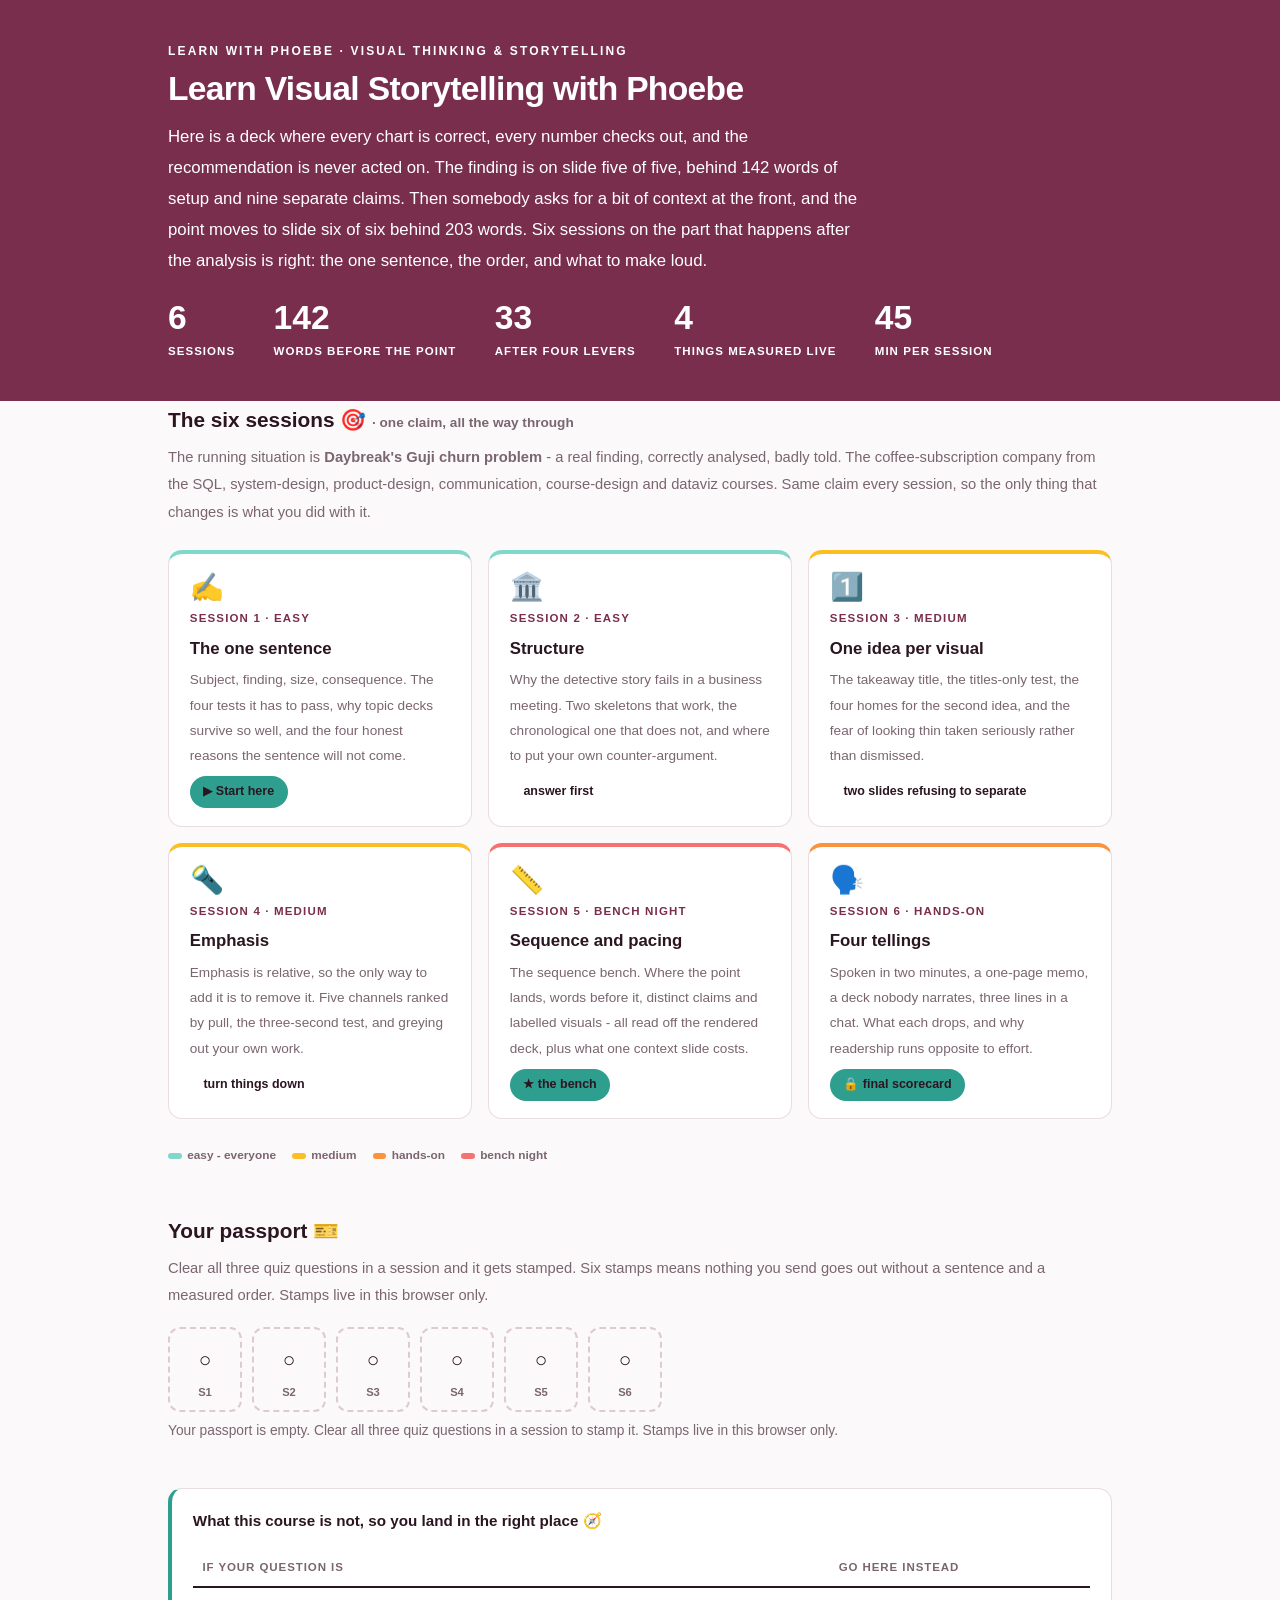
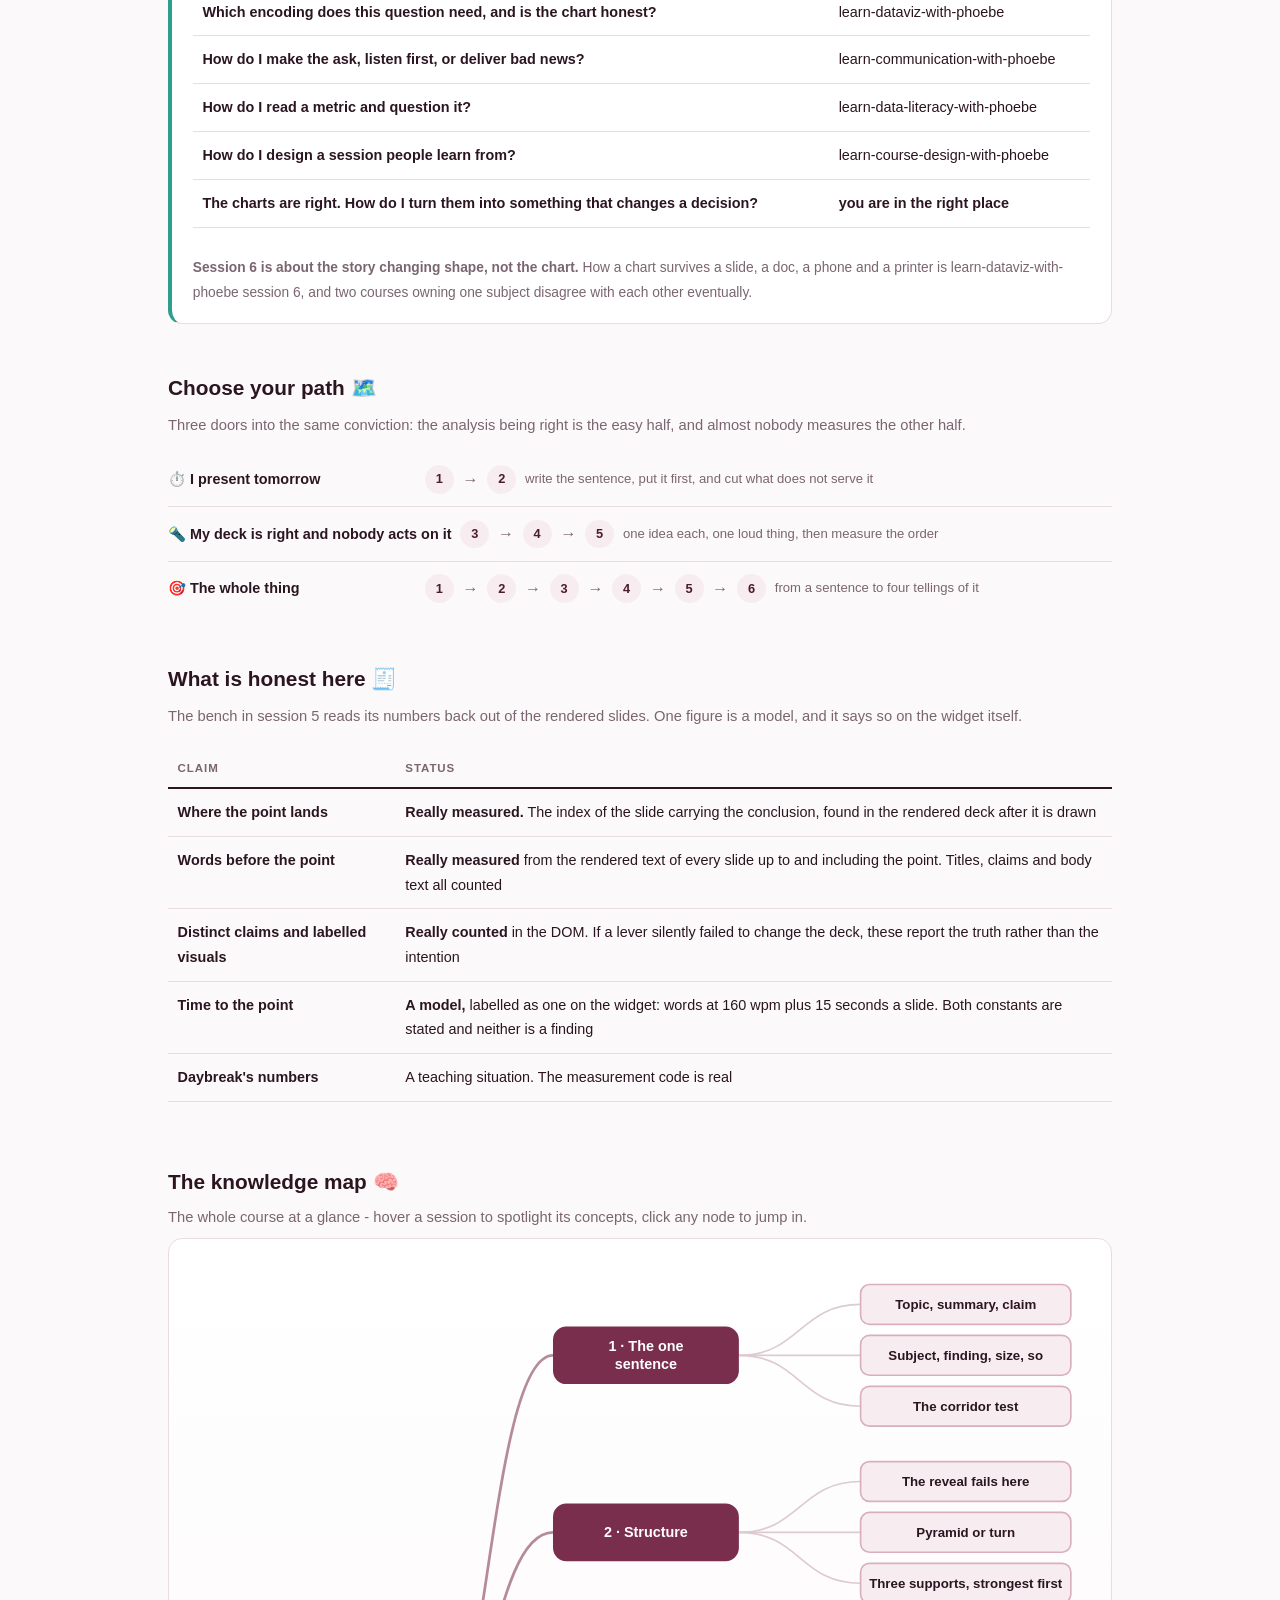
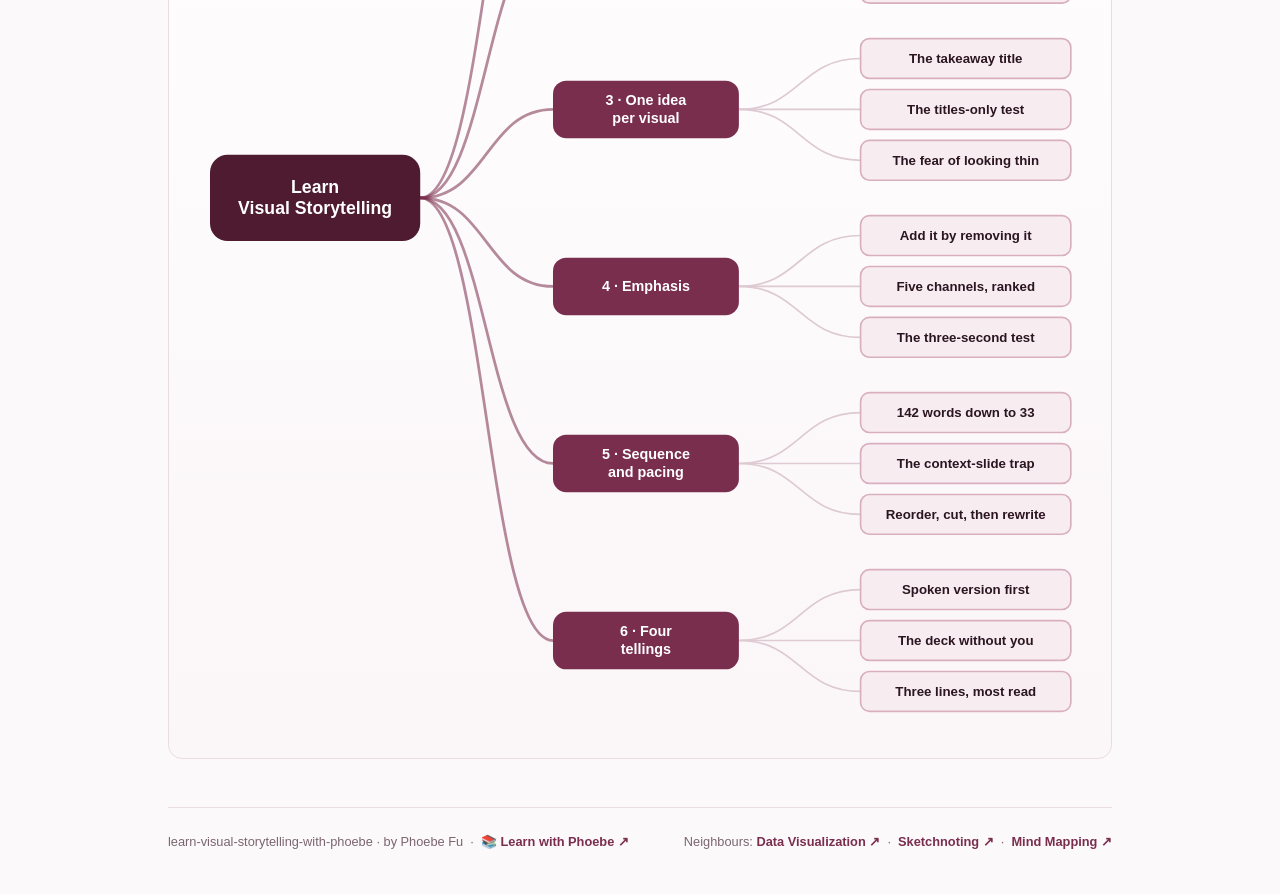
<file: index.html>
<!DOCTYPE html>
<html lang="en">
<head>
<meta charset="UTF-8">
<meta name="viewport" content="width=device-width, initial-scale=1.0">
<!-- social:start -->
<meta name="description" content="Six sessions on turning correct charts into something that changes a decision. Write the sentence first, put the answer first, one idea per visual, and a bench that measures where your point lands. Free, by Phoebe Fu.">
<meta property="og:type" content="website">
<meta property="og:site_name" content="Learn with Phoebe">
<meta property="og:title" content="Learn Visual Storytelling with Phoebe">
<meta property="og:description" content="One requested context slide moves the point from slide 1 to slide 6, and adds 170 words. Six sessions on order, emphasis and the one sentence.">
<meta property="og:url" content="https://phoebefu6.github.io/learn-visual-storytelling-with-phoebe/">
<meta property="og:image" content="https://phoebefu6.github.io/learn-visual-storytelling-with-phoebe/assets/og-cover.png">
<meta property="og:image:width" content="1200">
<meta property="og:image:height" content="630">
<meta name="twitter:card" content="summary_large_image">
<meta name="twitter:title" content="Learn Visual Storytelling with Phoebe">
<meta name="twitter:description" content="Six sessions on order and emphasis, with a bench that measures where your point lands.">
<meta name="twitter:image" content="https://phoebefu6.github.io/learn-visual-storytelling-with-phoebe/assets/og-cover.png">
<!-- social:end -->
<title>Learn Visual Storytelling with Phoebe</title>
<link rel="stylesheet" href="assets/style.css?v=25">
<style>

  .stats-row { display: flex; gap: 2.4rem; margin-top: 1.5rem; flex-wrap: wrap; }
  .stat b { display: block; font-size: 2.1rem; font-weight: 800; line-height: 1.05; font-variant-numeric: tabular-nums; }
  .stat span { font-size: .72rem; opacity: 1; text-transform: uppercase; letter-spacing: .09em; font-weight: 600; }

  .course-grid { display: grid; grid-template-columns: repeat(auto-fit, minmax(17rem, 1fr)); gap: 1rem; margin-top: 1.5rem; }
  .course-card {
    border: 1px solid var(--hairline);
    border-top: 4px solid var(--diff, var(--indigo));
    border-radius: var(--radius);
    padding: 1.2rem 1.3rem 1.1rem;
    display: flex;
    flex-direction: column;
    gap: .5rem;
    text-decoration: none;
    color: var(--ink);
    background: #fff;
    transition: box-shadow .15s ease, border-color .15s ease, transform .15s ease;
    position: relative;
  }
  .course-card:hover { border-color: var(--indigo-soft); border-top-color: var(--diff, var(--indigo)); box-shadow: 0 8px 28px rgba(122,46,78,.14); transform: translateY(-3px); }
  .course-card .cicon { font-size: 1.7rem; line-height: 1; }
  .course-card .cnum { font-size: .72rem; font-weight: 700; color: var(--indigo); text-transform: uppercase; letter-spacing: .1em; }
  .course-card h3 { font-size: 1.05rem; font-weight: 800; line-height: 1.3; }
  .course-card p { font-size: .85rem; color: var(--muted); flex: 1; }
  .course-card .meta { display: flex; gap: .4rem; flex-wrap: wrap; }

  .diff-legend { display: flex; gap: 1rem; margin-top: 1.6rem; font-size: .74rem; color: var(--muted); font-weight: 600; flex-wrap: wrap; }
  .diff-legend i { display: inline-block; width: .85rem; height: .35rem; border-radius: 999px; margin-right: .35rem; vertical-align: middle; }

  .paths { margin-top: 2.6rem; }
  .paths h2 { font-size: 1.3rem; font-weight: 800; margin-bottom: .3rem; }
  .paths .plede { color: var(--muted); font-size: .92rem; margin-bottom: .8rem; }
  .path { display: flex; gap: .55rem; align-items: center; padding: .75rem 0; border-bottom: .5px solid var(--hairline); flex-wrap: wrap; }
  .path:last-child { border-bottom: none; }
  .path b { min-width: 15.5rem; font-size: .9rem; }
  .path .pstep { background: var(--indigo-50); color: var(--indigo-deep); border-radius: 999px; padding: .16rem .68rem; font-weight: 700; font-size: .8rem; text-decoration: none; transition: all .12s ease; }
  .path .pstep:hover { background: var(--indigo); color: #fff; }
  .path .parr { color: var(--muted); font-weight: 700; }

  .mm-section { margin-top: 1.6rem; }
  .mm-section h2 { font-size: 1.3rem; font-weight: 800; margin-bottom: .2rem; }
  .mm-section .mm-lede { color: var(--muted); font-size: .92rem; margin-bottom: .4rem; }
  .mm-wrap { border: 1px solid var(--hairline); border-radius: var(--radius); background: linear-gradient(180deg,#fff,#FBF6F8); padding: .6rem; overflow-x: auto; }
  .mm-svg { width: 100%; height: auto; display: block; max-width: 60rem; margin: 0 auto; min-width: 34rem; }
  .mm-link { cursor: pointer; text-decoration: none; }
  .mm-node rect { transition: opacity .15s ease, filter .15s ease; }
  .mm-node text { pointer-events: none; }
  .mm-link:hover .mm-node rect { filter: brightness(1.06); }
  .mm-edge { transition: opacity .15s ease; }

  .not-this { border: 1px solid var(--hairline); border-left: 4px solid var(--amber); border-radius: var(--radius); background: #fff; padding: 1.1rem 1.3rem; margin-top: 1.2rem; }
  .not-this h3 { font-size: .95rem; font-weight: 800; margin-bottom: .5rem; }
</style>
</head>
<body>

<header class="masthead">
  <div class="wrap">
    <div class="eyebrow">Learn with Phoebe · Visual Thinking &amp; Storytelling</div>
    <h1>Learn <span class="accent">Visual Storytelling</span> with Phoebe</h1>
    <p class="sub">Here is a deck where every chart is correct, every number checks out, and the recommendation is never acted on. The finding is on slide five of five, behind 142 words of setup and nine separate claims. Then somebody asks for a bit of context at the front, and the point moves to slide six of six behind 203 words. Six sessions on the part that happens after the analysis is right: the one sentence, the order, and what to make loud.</p>
    <div class="stats-row">
      <div class="stat"><b data-count="6">6</b><span>sessions</span></div>
      <div class="stat"><b data-count="142">142</b><span>words before the point</span></div>
      <div class="stat"><b data-count="33">33</b><span>after four levers</span></div>
      <div class="stat"><b data-count="4">4</b><span>things measured live</span></div>
      <div class="stat"><b data-count="45">45</b><span>min per session</span></div>
    </div>
  </div>
</header>

<main class="wrap">

  <section class="section">
    <div class="paths" style="margin-top:0">
      <h2>The six sessions 🎯 <span style="font-size:.85rem;font-weight:600;color:var(--muted)">· one claim, all the way through</span></h2>
      <p class="plede">The running situation is <strong>Daybreak's Guji churn problem</strong> - a real finding, correctly analysed, badly told. The coffee-subscription company from the SQL, system-design, product-design, communication, course-design and dataviz courses. Same claim every session, so the only thing that changes is what you did with it.</p>
    </div>

    <div class="course-grid">
      <a class="course-card" href="courses/01-the-one-sentence.html" style="--diff:#7FD8CB">
        <span class="cicon">✍️</span>
        <span class="cnum">Session 1 · easy</span>
        <h3>The one sentence</h3>
        <p>Subject, finding, size, consequence. The four tests it has to pass, why topic decks survive so well, and the four honest reasons the sentence will not come.</p>
        <span class="meta"><span class="pill amber">▶ Start here</span></span>
      </a>
      <a class="course-card" href="courses/02-structure.html" style="--diff:#7FD8CB">
        <span class="cicon">🏛️</span>
        <span class="cnum">Session 2 · easy</span>
        <h3>Structure</h3>
        <p>Why the detective story fails in a business meeting. Two skeletons that work, the chronological one that does not, and where to put your own counter-argument.</p>
        <span class="meta"><span class="pill">answer first</span></span>
      </a>
      <a class="course-card" href="courses/03-one-idea-per-visual.html" style="--diff:#FBBF24">
        <span class="cicon">1️⃣</span>
        <span class="cnum">Session 3 · medium</span>
        <h3>One idea per visual</h3>
        <p>The takeaway title, the titles-only test, the four homes for the second idea, and the fear of looking thin taken seriously rather than dismissed.</p>
        <span class="meta"><span class="pill">two slides refusing to separate</span></span>
      </a>
      <a class="course-card" href="courses/04-emphasis.html" style="--diff:#FBBF24">
        <span class="cicon">🔦</span>
        <span class="cnum">Session 4 · medium</span>
        <h3>Emphasis</h3>
        <p>Emphasis is relative, so the only way to add it is to remove it. Five channels ranked by pull, the three-second test, and greying out your own work.</p>
        <span class="meta"><span class="pill">turn things down</span></span>
      </a>
      <a class="course-card" href="courses/05-sequence-and-pacing.html" style="--diff:#F87171">
        <span class="cicon">📏</span>
        <span class="cnum">Session 5 · bench night</span>
        <h3>Sequence and pacing</h3>
        <p>The sequence bench. Where the point lands, words before it, distinct claims and labelled visuals - all read off the rendered deck, plus what one context slide costs.</p>
        <span class="meta"><span class="pill amber">★ the bench</span></span>
      </a>
      <a class="course-card" href="courses/06-four-tellings.html" style="--diff:#FB923C">
        <span class="cicon">🗣️</span>
        <span class="cnum">Session 6 · hands-on</span>
        <h3>Four tellings</h3>
        <p>Spoken in two minutes, a one-page memo, a deck nobody narrates, three lines in a chat. What each drops, and why readership runs opposite to effort.</p>
        <span class="meta"><span class="pill amber">🔒 final scorecard</span></span>
      </a>
    </div>

    <div class="diff-legend">
      <span><i style="background:#7FD8CB"></i>easy - everyone</span>
      <span><i style="background:#FBBF24"></i>medium</span>
      <span><i style="background:#FB923C"></i>hands-on</span>
      <span><i style="background:#F87171"></i>bench night</span>
    </div>
  </section>

  <section class="section">
    <div class="paths" style="margin-top:0">
      <h2>Your passport 🎫</h2>
      <p class="plede">Clear all three quiz questions in a session and it gets stamped. Six stamps means nothing you send goes out without a sentence and a measured order. Stamps live in this browser only.</p>
    </div>
    <div class="pp-strip"></div>
  </section>

  <section class="section">
    <div class="not-this">
      <h3>What this course is not, so you land in the right place 🧭</h3>
      <table class="clean">
        <tr><th>If your question is</th><th>Go here instead</th></tr>
        <tr><td>Which encoding does this question need, and is the chart honest?</td><td><span class="mono">learn-dataviz-with-phoebe</span></td></tr>
        <tr><td>How do I make the ask, listen first, or deliver bad news?</td><td><span class="mono">learn-communication-with-phoebe</span></td></tr>
        <tr><td>How do I read a metric and question it?</td><td><span class="mono">learn-data-literacy-with-phoebe</span></td></tr>
        <tr><td>How do I design a session people learn from?</td><td><span class="mono">learn-course-design-with-phoebe</span></td></tr>
        <tr><td><strong>The charts are right. How do I turn them into something that changes a decision?</strong></td><td><strong>you are in the right place</strong></td></tr>
      </table>
      <p style="margin-top:.7rem;font-size:.86rem;color:var(--muted)"><strong>Session 6 is about the story changing shape, not the chart.</strong> How a chart survives a slide, a doc, a phone and a printer is <span class="mono">learn-dataviz-with-phoebe</span> session 6, and two courses owning one subject disagree with each other eventually.</p>
    </div>
  </section>

  <section class="section">
    <div class="paths">
      <h2>Choose your path 🗺️</h2>
      <p class="plede">Three doors into the same conviction: the analysis being right is the easy half, and almost nobody measures the other half.</p>
      <div class="path"><b>⏱️ I present tomorrow</b>
        <a class="pstep" href="courses/01-the-one-sentence.html">1</a><span class="parr">→</span>
        <a class="pstep" href="courses/02-structure.html">2</a>
        <span style="font-size:.82rem;color:var(--muted)">write the sentence, put it first, and cut what does not serve it</span>
      </div>
      <div class="path"><b>🔦 My deck is right and nobody acts on it</b>
        <a class="pstep" href="courses/03-one-idea-per-visual.html">3</a><span class="parr">→</span>
        <a class="pstep" href="courses/04-emphasis.html">4</a><span class="parr">→</span>
        <a class="pstep" href="courses/05-sequence-and-pacing.html">5</a>
        <span style="font-size:.82rem;color:var(--muted)">one idea each, one loud thing, then measure the order</span>
      </div>
      <div class="path"><b>🎯 The whole thing</b>
        <a class="pstep" href="courses/01-the-one-sentence.html">1</a><span class="parr">→</span>
        <a class="pstep" href="courses/02-structure.html">2</a><span class="parr">→</span>
        <a class="pstep" href="courses/03-one-idea-per-visual.html">3</a><span class="parr">→</span>
        <a class="pstep" href="courses/04-emphasis.html">4</a><span class="parr">→</span>
        <a class="pstep" href="courses/05-sequence-and-pacing.html">5</a><span class="parr">→</span>
        <a class="pstep" href="courses/06-four-tellings.html">6</a>
        <span style="font-size:.82rem;color:var(--muted)">from a sentence to four tellings of it</span>
      </div>
    </div>
  </section>

  <section class="section">
    <div class="paths" style="margin-top:0">
      <h2>What is honest here 🧾</h2>
      <p class="plede">The bench in session 5 reads its numbers back out of the rendered slides. One figure is a model, and it says so on the widget itself.</p>
    </div>
    <table class="clean">
      <tr><th>Claim</th><th>Status</th></tr>
      <tr><td>Where the point lands</td><td><strong>Really measured.</strong> The index of the slide carrying the conclusion, found in the rendered deck after it is drawn</td></tr>
      <tr><td>Words before the point</td><td><strong>Really measured</strong> from the rendered text of every slide up to and including the point. Titles, claims and body text all counted</td></tr>
      <tr><td>Distinct claims and labelled visuals</td><td><strong>Really counted</strong> in the DOM. If a lever silently failed to change the deck, these report the truth rather than the intention</td></tr>
      <tr><td>Time to the point</td><td><strong>A model,</strong> labelled as one on the widget: words at 160 wpm plus 15 seconds a slide. Both constants are stated and neither is a finding</td></tr>
      <tr><td>Daybreak's numbers</td><td>A teaching situation. The measurement code is real</td></tr>
    </table>
  </section>

  <section class="section mm-section">
    <h2>The knowledge map 🧠</h2>
    <p class="mm-lede">The whole course at a glance - hover a session to spotlight its concepts, click any node to jump in.</p>
    <div class="mm-wrap"><div id="mindmap"></div></div>
  </section>

  <footer class="pagefoot">
    <span>learn-visual-storytelling-with-phoebe · by Phoebe Fu &nbsp;·&nbsp; 📚 <a href="https://phoebefu6.github.io/learn-with-phoebe/">Learn with Phoebe ↗</a></span>
    <span>Neighbours: <a href="https://phoebefu6.github.io/learn-dataviz-with-phoebe/">Data Visualization ↗</a> &nbsp;·&nbsp; <a href="https://phoebefu6.github.io/learn-sketchnoting-with-phoebe/">Sketchnoting ↗</a> &nbsp;·&nbsp; <a href="https://phoebefu6.github.io/learn-mind-mapping-with-phoebe/">Mind Mapping ↗</a></span>
  </footer>

</main>

<script>
window.MINDMAP_DATA = {
  title: "Learn\nVisual Storytelling",
  centerColor: "#4E1B31",
  sessions: [
    { label: "The one\nsentence", href: "courses/01-the-one-sentence.html", color: "#7FD8CB",
      concepts: [
        { label: "Topic, summary, claim", href: "courses/01-the-one-sentence.html" },
        { label: "Subject, finding, size, so", href: "courses/01-the-one-sentence.html" },
        { label: "The corridor test", href: "courses/01-the-one-sentence.html" } ] },
    { label: "Structure", href: "courses/02-structure.html", color: "#7FD8CB",
      concepts: [
        { label: "The reveal fails here", href: "courses/02-structure.html" },
        { label: "Pyramid or turn", href: "courses/02-structure.html" },
        { label: "Three supports, strongest first", href: "courses/02-structure.html" } ] },
    { label: "One idea\nper visual", href: "courses/03-one-idea-per-visual.html", color: "#FBBF24",
      concepts: [
        { label: "The takeaway title", href: "courses/03-one-idea-per-visual.html" },
        { label: "The titles-only test", href: "courses/03-one-idea-per-visual.html" },
        { label: "The fear of looking thin", href: "courses/03-one-idea-per-visual.html" } ] },
    { label: "Emphasis", href: "courses/04-emphasis.html", color: "#FBBF24",
      concepts: [
        { label: "Add it by removing it", href: "courses/04-emphasis.html" },
        { label: "Five channels, ranked", href: "courses/04-emphasis.html" },
        { label: "The three-second test", href: "courses/04-emphasis.html" } ] },
    { label: "Sequence\nand pacing", href: "courses/05-sequence-and-pacing.html", color: "#F87171",
      concepts: [
        { label: "142 words down to 33", href: "courses/05-sequence-and-pacing.html" },
        { label: "The context-slide trap", href: "courses/05-sequence-and-pacing.html" },
        { label: "Reorder, cut, then rewrite", href: "courses/05-sequence-and-pacing.html" } ] },
    { label: "Four\ntellings", href: "courses/06-four-tellings.html", color: "#FB923C",
      concepts: [
        { label: "Spoken version first", href: "courses/06-four-tellings.html" },
        { label: "The deck without you", href: "courses/06-four-tellings.html" },
        { label: "Three lines, most read", href: "courses/06-four-tellings.html" } ] }
  ]
};
</script>
<script src="assets/mindmap.js?v=2"></script>
<script src="assets/app.js?v=22"></script>
</body>
</html>
</file>
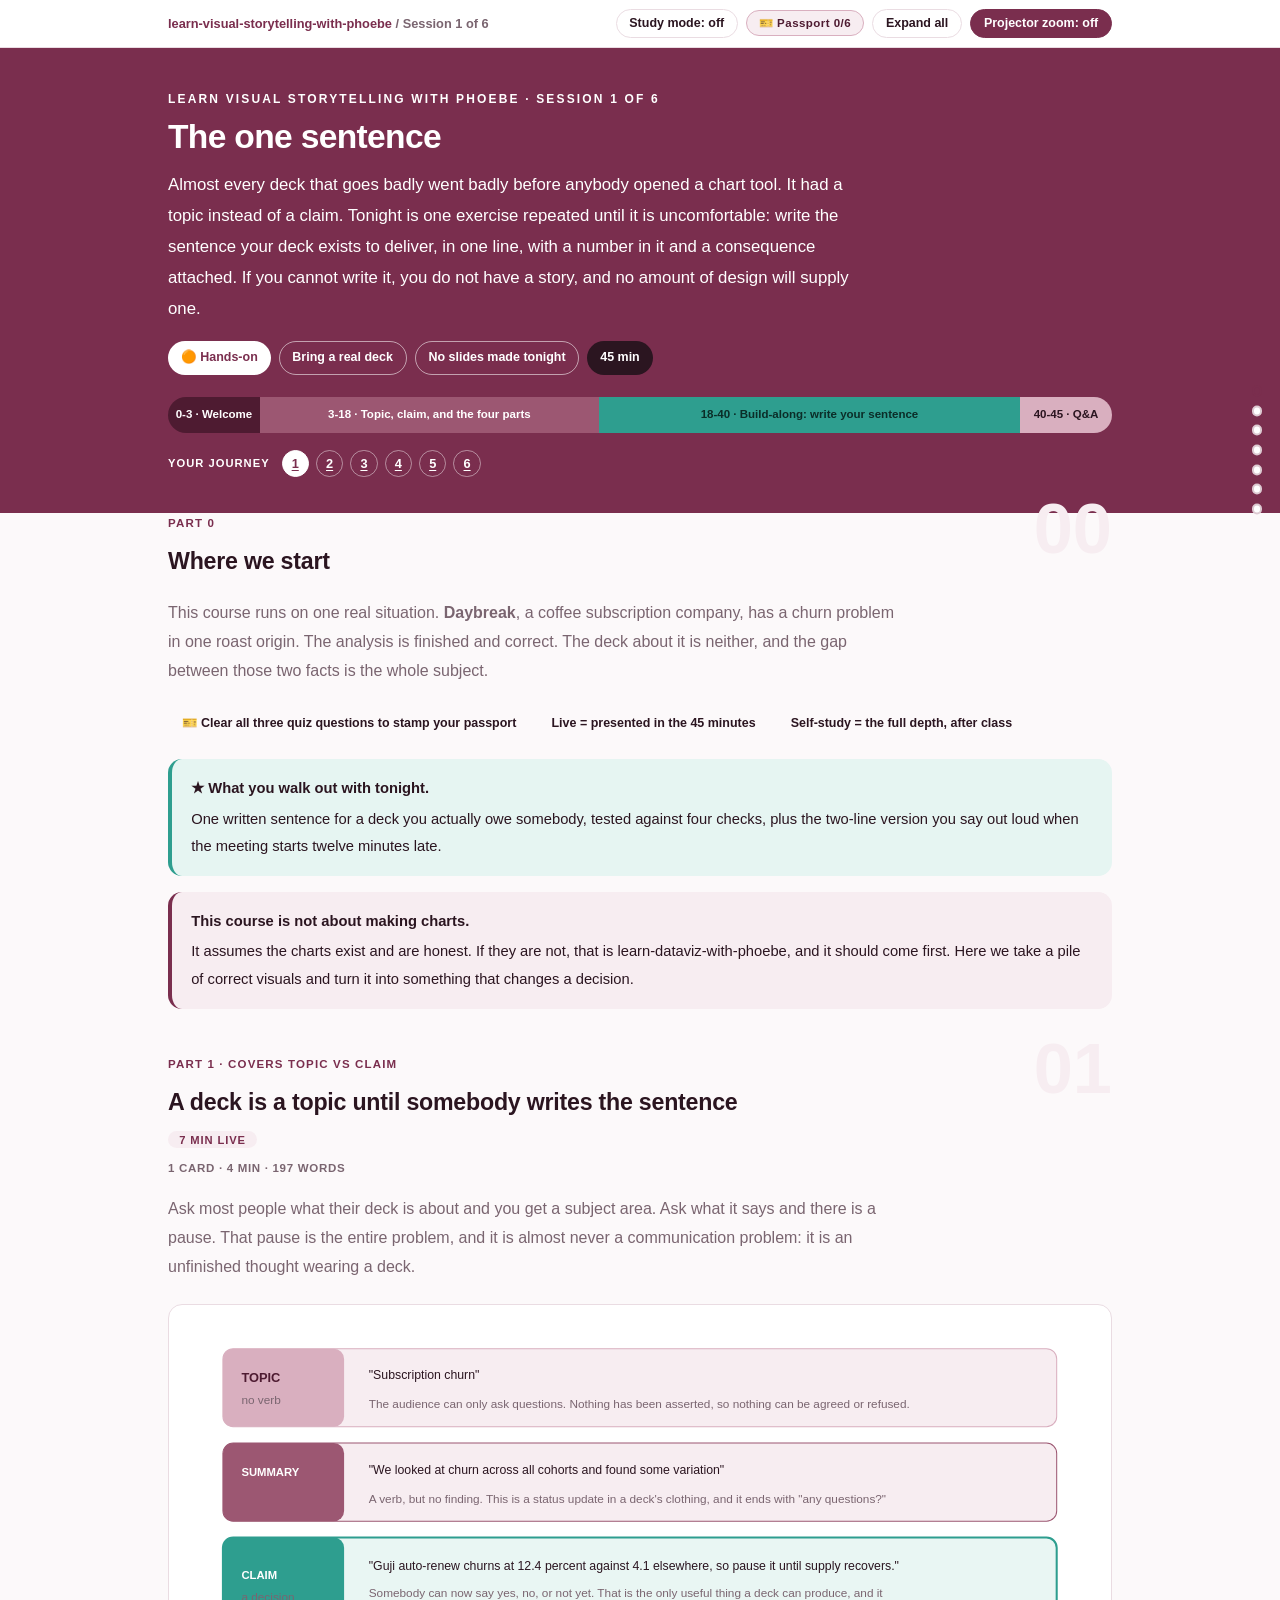
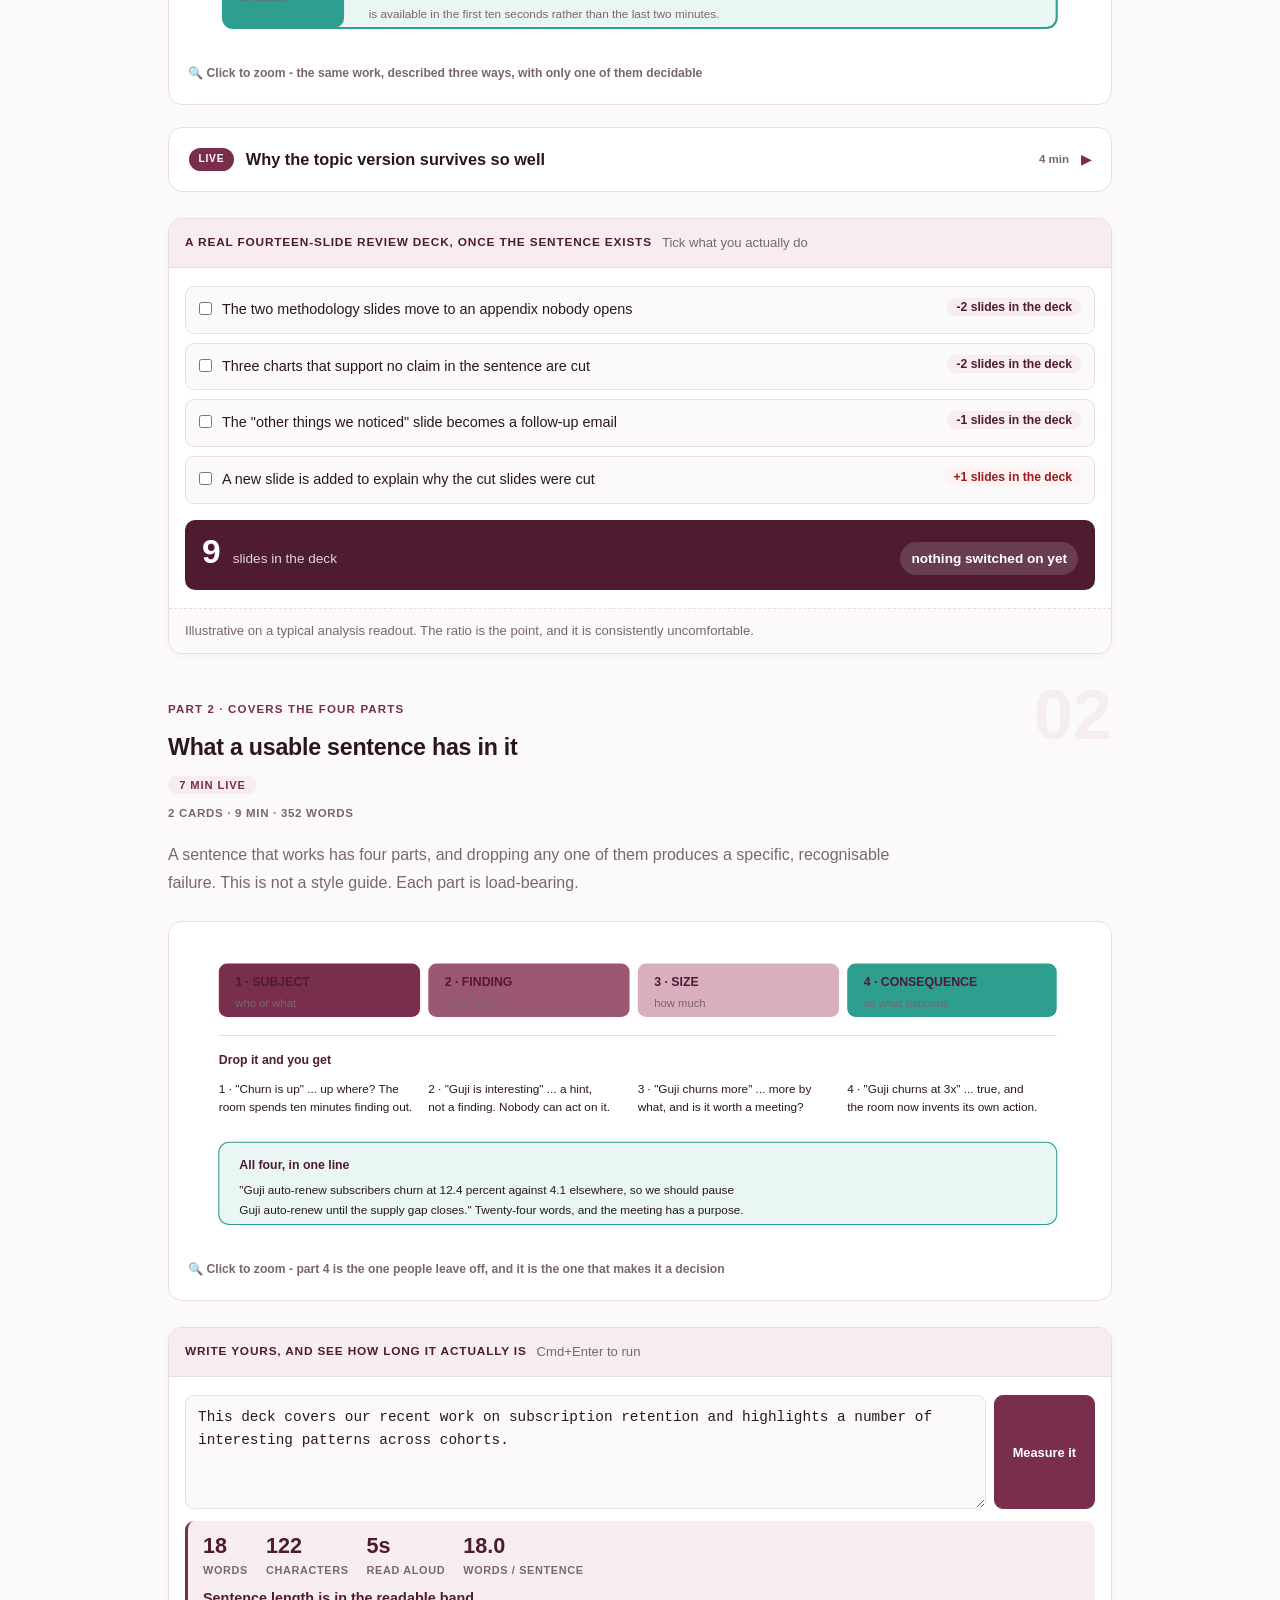
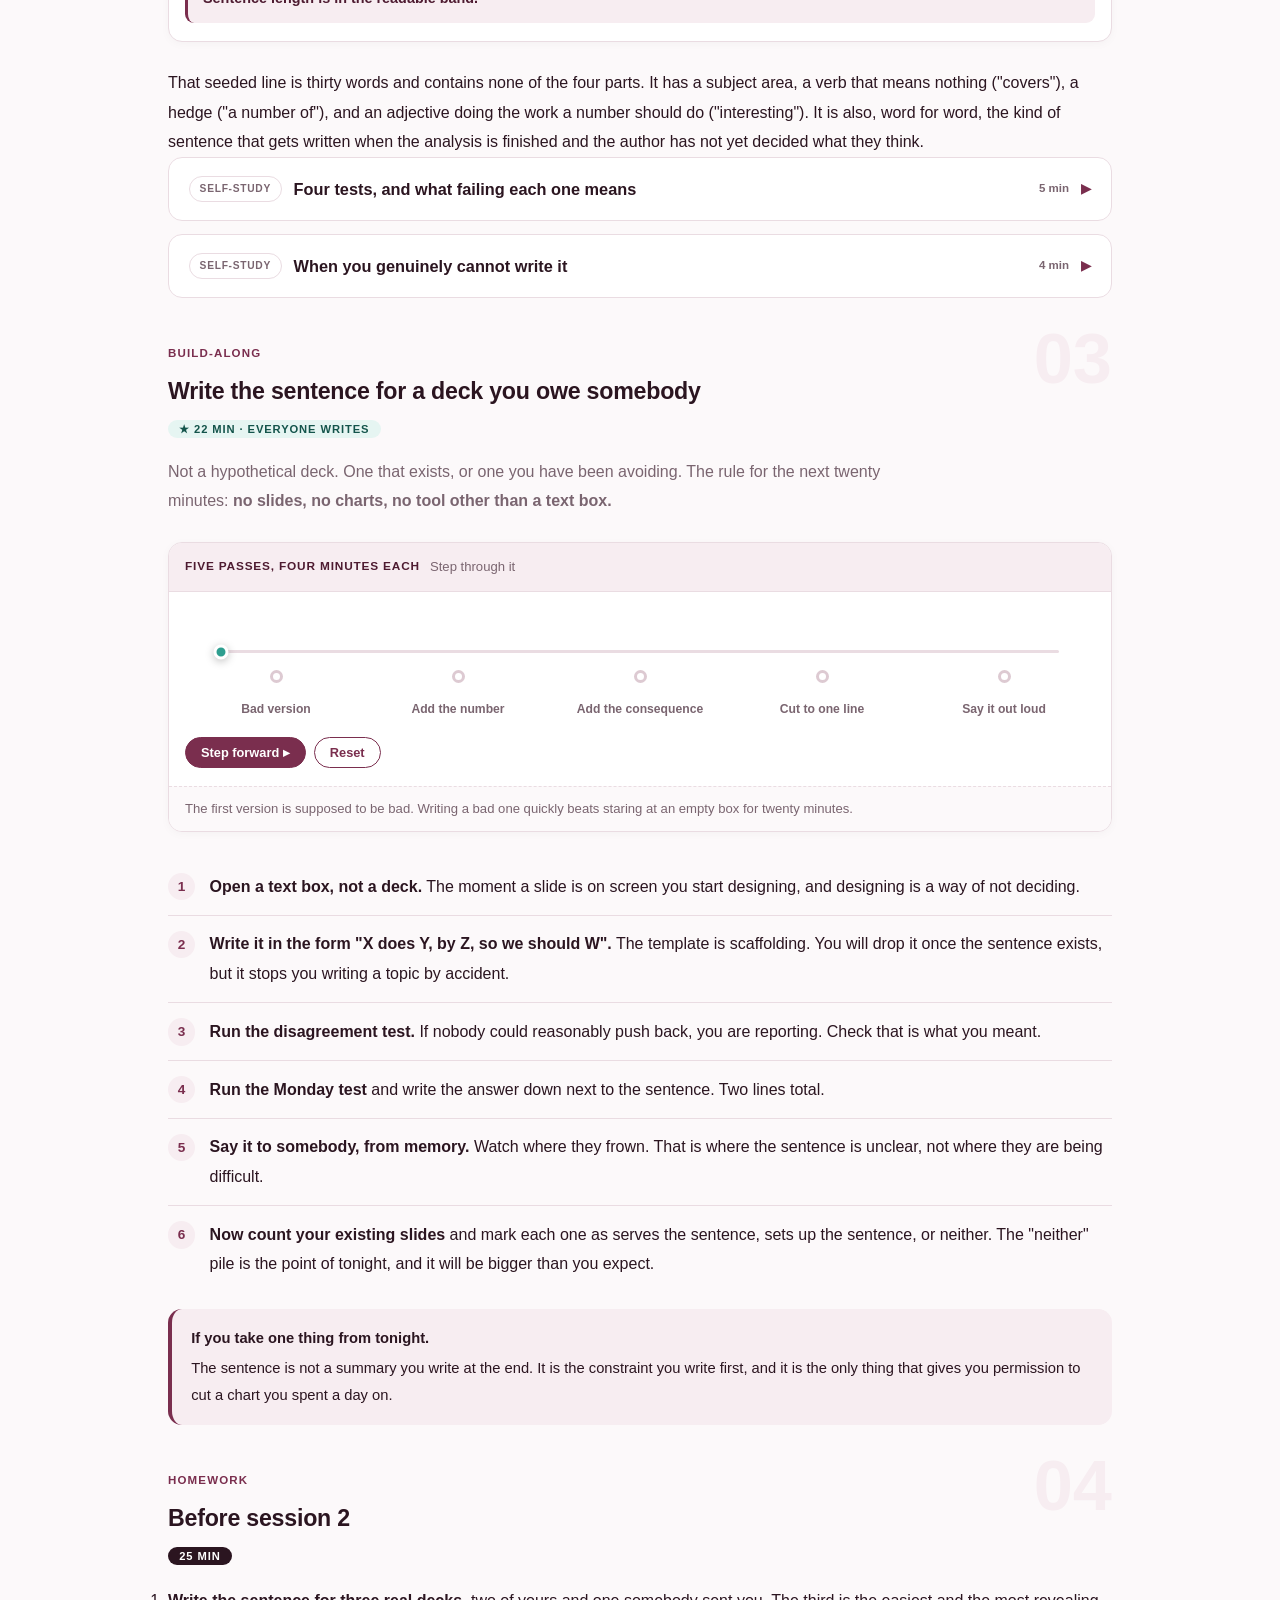
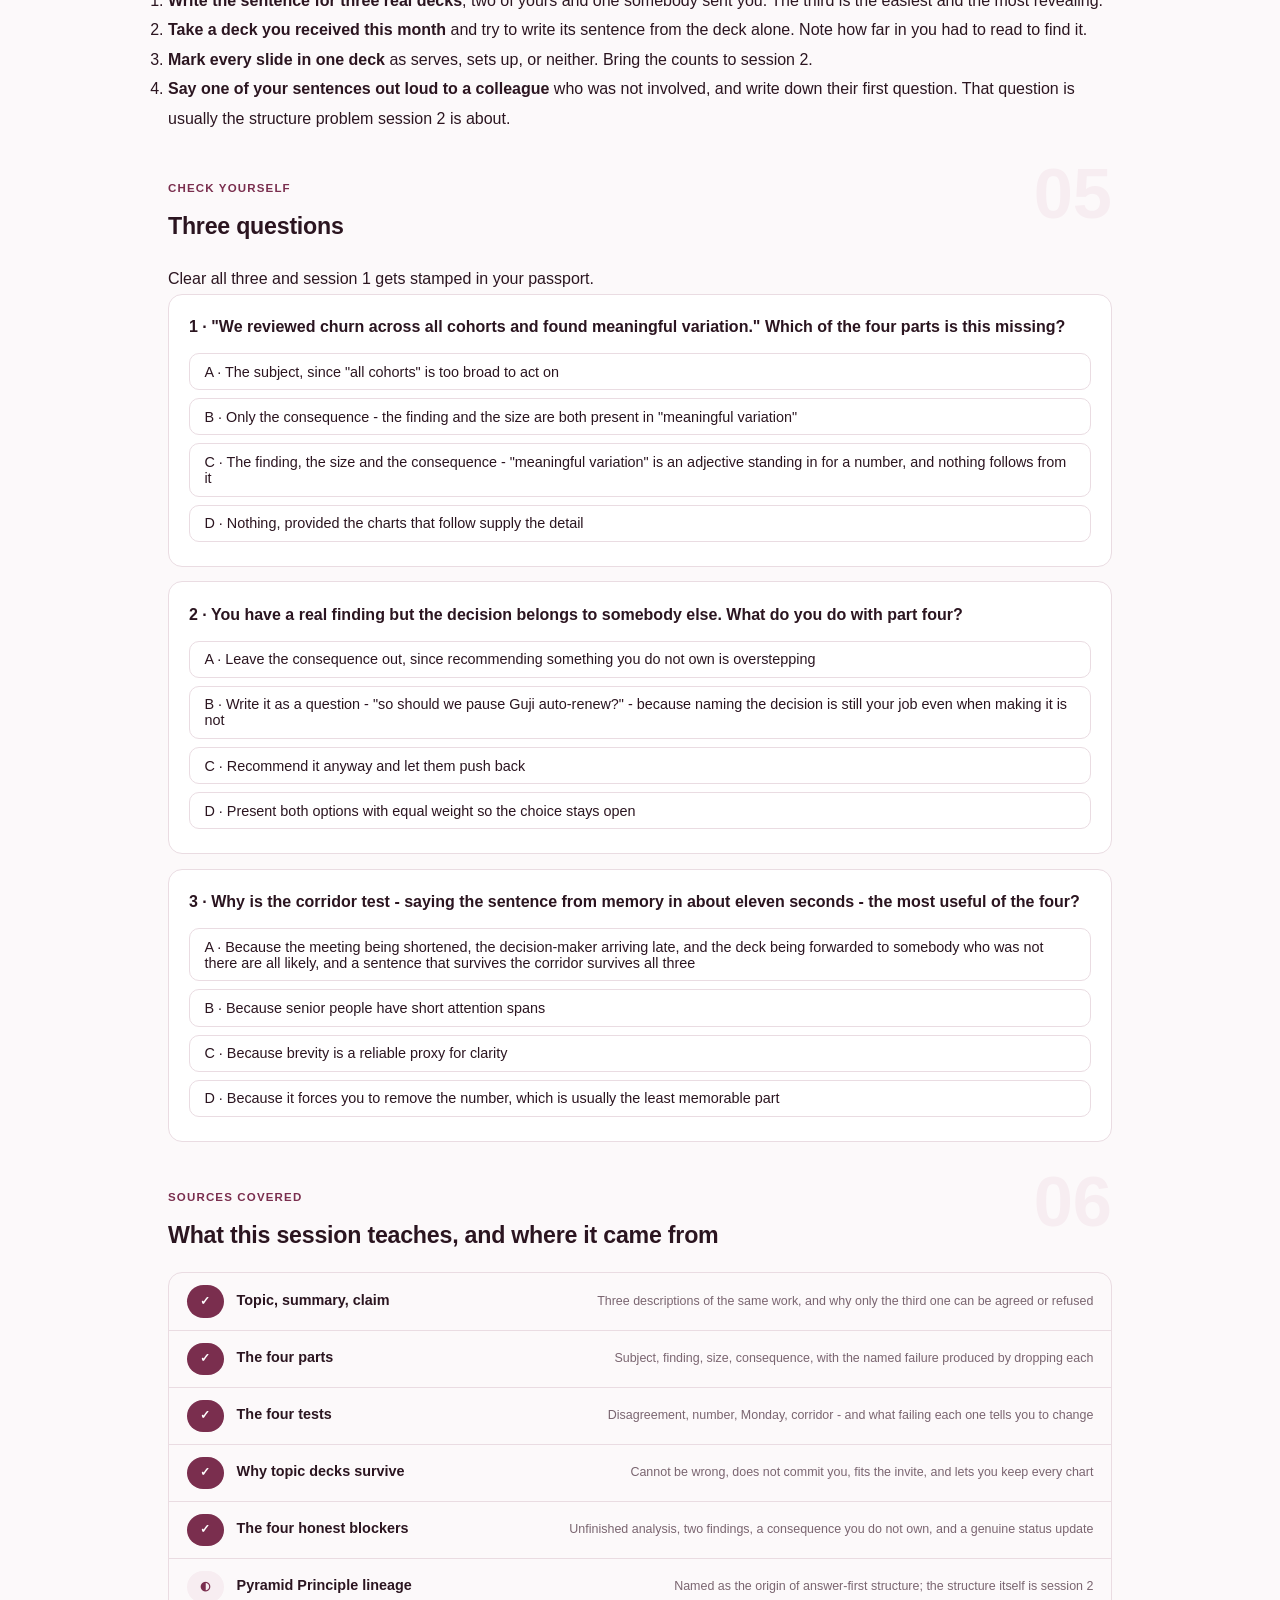
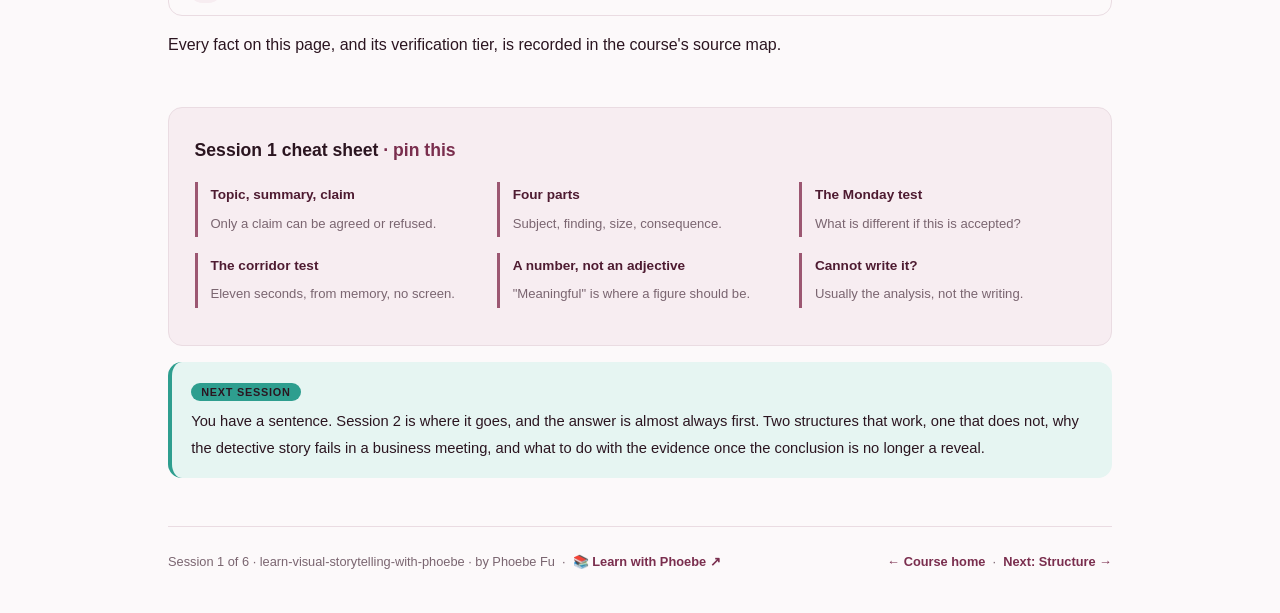
<file: courses/01-the-one-sentence.html>
<!DOCTYPE html>
<html lang="en">
<head>
<meta charset="UTF-8">
<meta name="viewport" content="width=device-width, initial-scale=1.0">
<!-- social:start -->
<meta name="description" content="Session 1 of 6. A deck is a topic until somebody writes the sentence. The four parts of a usable one, the tests it has to pass, and what to do when you cannot write it.">
<meta property="og:type" content="article">
<meta property="og:site_name" content="Learn with Phoebe">
<meta property="og:title" content="The one sentence - learn visual storytelling with phoebe">
<meta property="og:description" content="Session 1 of 6. If you cannot write the sentence, you do not have a story yet.">
<meta property="og:url" content="https://phoebefu6.github.io/learn-visual-storytelling-with-phoebe/courses/01-the-one-sentence.html">
<meta property="og:image" content="https://phoebefu6.github.io/learn-visual-storytelling-with-phoebe/assets/og-cover.png">
<meta property="og:image:width" content="1200">
<meta property="og:image:height" content="630">
<meta name="twitter:card" content="summary_large_image">
<meta name="twitter:title" content="The one sentence - learn visual storytelling with phoebe">
<meta name="twitter:description" content="Session 1 of 6. A deck is a topic until somebody writes the sentence.">
<meta name="twitter:image" content="https://phoebefu6.github.io/learn-visual-storytelling-with-phoebe/assets/og-cover.png">
<!-- social:end -->
<title>Session 1 · The one sentence - learn visual storytelling with phoebe</title>
<link rel="stylesheet" href="../assets/style.css?v=24">
</head>
<body>

<div class="toolbar">
  <div class="wrap">
    <span class="crumb"><a href="../index.html">learn-visual-storytelling-with-phoebe</a> / Session 1 of 6</span>
    <button class="btn" id="toggle-all" type="button">Expand all</button>
    <button class="btn primary" id="zoom-toggle" type="button">Projector zoom: off</button>
  </div>
</div>

<header class="masthead">
  <div class="wrap">
    <div class="eyebrow">Learn Visual Storytelling with Phoebe · Session 1 of 6</div>
    <h1>The one <span class="accent">sentence</span></h1>
    <p class="sub">Almost every deck that goes badly went badly before anybody opened a chart tool. It had a topic instead of a claim. Tonight is one exercise repeated until it is uncomfortable: write the sentence your deck exists to deliver, in one line, with a number in it and a consequence attached. If you cannot write it, you do not have a story, and no amount of design will supply one.</p>
    <div class="chip-row">
      <span class="chip level">🟠 Hands-on</span>
      <span class="chip audience">Bring a real deck</span>
      <span class="chip audience">No slides made tonight</span>
      <span class="chip time">45 min</span>
    </div>
    <div class="agenda">
      <span class="a1" style="flex:1">0-3 · Welcome</span>
      <span class="a2" style="flex:4">3-18 · Topic, claim, and the four parts</span>
      <span class="a3" style="flex:5">18-40 · Build-along: write your sentence</span>
      <span class="a4" style="flex:1">40-45 · Q&amp;A</span>
    </div>
  </div>
</header>

<main class="wrap">

  <section class="section" id="intro">
    <div class="section-kicker">
      <span class="klabel">Part 0</span>
      <h2>Where we start</h2>
    </div>
    <p class="lede">This course runs on one real situation. <strong>Daybreak</strong>, a coffee subscription company, has a churn problem in one roast origin. The analysis is finished and correct. The deck about it is neither, and the gap between those two facts is the whole subject.</p>

    <div class="legend">
      <span class="pill">🎫 Clear all three quiz questions to stamp your passport</span>
      <span class="pill">Live = presented in the 45 minutes</span>
      <span class="pill">Self-study = the full depth, after class</span>
    </div>

    <div class="callout win">
      <p><strong>★ What you walk out with tonight.</strong> One written sentence for a deck you actually owe somebody, tested against four checks, plus the two-line version you say out loud when the meeting starts twelve minutes late.</p>
    </div>

    <div class="callout tip">
      <p><strong>This course is not about making charts.</strong> It assumes the charts exist and are honest. If they are not, that is <span class="mono">learn-dataviz-with-phoebe</span>, and it should come first. Here we take a pile of correct visuals and turn it into something that changes a decision.</p>
    </div>
  </section>

  <section class="section" id="part-1">
    <div class="section-kicker">
      <span class="klabel">Part 1 · covers topic vs claim</span>
      <h2>A deck is a topic until somebody writes the sentence</h2>
      <span class="tag concept">7 min live</span>
    </div>
    <p class="lede">Ask most people what their deck is about and you get a subject area. Ask what it says and there is a pause. That pause is the entire problem, and it is almost never a communication problem: it is an unfinished thought wearing a deck.</p>

    <figure class="zoomable">
      <svg viewBox="0 0 880 320" xmlns="http://www.w3.org/2000/svg" role="img" aria-label="Three ways of describing the same deck: a topic, a summary, and a claim, with what each one lets the audience do">
        <style>
          .s1aH { font: 800 12.5px Inter, sans-serif; fill: #4E1B31; }
          .s1aB { font: 400 12px Inter, sans-serif; fill: #2B1520; }
          .s1aN { font: 400 11.5px Inter, sans-serif; fill: #7A6570; }
          .s1aT { font: 800 11px Inter, sans-serif; fill: #FFFFFF; }
        </style>

        <rect x="34" y="24" width="812" height="76" rx="10" fill="#F7EDF1" stroke="#D9AFBF"/>
        <rect x="34" y="24" width="118" height="76" rx="10" fill="#D9AFBF"/>
        <text class="s1aH" x="52" y="56">TOPIC</text>
        <text class="s1aN" x="52" y="78">no verb</text>
        <text class="s1aB" x="176" y="54">"Subscription churn"</text>
        <text class="s1aN" x="176" y="82">The audience can only ask questions. Nothing has been asserted, so nothing can be agreed or refused.</text>

        <rect x="34" y="116" width="812" height="76" rx="10" fill="#F7EDF1" stroke="#9C5772"/>
        <rect x="34" y="116" width="118" height="76" rx="10" fill="#9C5772"/>
        <text class="s1aT" x="52" y="148">SUMMARY</text>
        <text class="s1aB" x="176" y="146">"We looked at churn across all cohorts and found some variation"</text>
        <text class="s1aN" x="176" y="174">A verb, but no finding. This is a status update in a deck's clothing, and it ends with "any questions?"</text>

        <rect x="34" y="208" width="812" height="88" rx="10" fill="#E9F6F3" stroke="#2E9E8F" stroke-width="2"/>
        <rect x="34" y="208" width="118" height="88" rx="10" fill="#2E9E8F"/>
        <text class="s1aT" x="52" y="248">CLAIM</text>
        <text class="s1aN" x="52" y="270" fill="#FFFFFF">a decision</text>
        <text class="s1aB" x="176" y="240">"Guji auto-renew churns at 12.4 percent against 4.1 elsewhere, so pause it until supply recovers."</text>
        <text class="s1aN" x="176" y="266">Somebody can now say yes, no, or not yet. That is the only useful thing a deck can produce, and it</text>
        <text class="s1aN" x="176" y="286">is available in the first ten seconds rather than the last two minutes.</text>
      </svg>
      <figcaption>🔍 Click to zoom - the same work, described three ways, with only one of them decidable</figcaption>
    </figure>

    <details class="card">
      <summary><span class="mode live">Live</span>Why the topic version survives so well<span class="mini">4 min</span><span class="caret">▶</span></summary>
      <div class="body">
        <p>Nobody defends a topic deck on purpose. It survives because it is safe in four specific ways, and being able to name them is most of what stops you writing one.</p>
        <ul>
          <li><strong>A topic cannot be wrong.</strong> "Subscription churn" makes no assertion, so it cannot be contradicted in the room. A claim can be, and that fear is the real author of most vague decks.</li>
          <li><strong>A topic does not commit you.</strong> If you say pause Guji auto-renew and it turns out badly, that was your call. If you present variation across cohorts, it was a group decision.</li>
          <li><strong>A topic fits the calendar invite.</strong> Meetings get booked before the analysis finishes, so the title is written before the finding exists, and then nobody goes back and changes it.</li>
          <li><strong>A topic lets you include everything.</strong> Once there is a claim, two thirds of your charts stop earning their place, and you have to throw away work you did. This is the one that actually hurts.</li>
        </ul>
        <p>That last one is worth sitting with. The sentence is not hard to write because writing is hard. It is hard because writing it makes visible how much of the deck does not serve it.</p>
      </div>
    </details>

    <div class="stakes" data-base="9" data-unit="slides in the deck" data-lower-is-better="1" data-title="A real fourteen-slide review deck, once the sentence exists" data-foot="Illustrative on a typical analysis readout. The ratio is the point, and it is consistently uncomfortable.">
      <label><input type="checkbox" data-delta="-2"> The two methodology slides move to an appendix nobody opens</label>
      <label><input type="checkbox" data-delta="-2"> Three charts that support no claim in the sentence are cut</label>
      <label><input type="checkbox" data-delta="-1"> The "other things we noticed" slide becomes a follow-up email</label>
      <label><input type="checkbox" data-delta="1" data-trap="1"> A new slide is added to explain why the cut slides were cut</label>
    </div>
  </section>

  <section class="section" id="part-2">
    <div class="section-kicker">
      <span class="klabel">Part 2 · covers the four parts</span>
      <h2>What a usable sentence has in it</h2>
      <span class="tag concept">7 min live</span>
    </div>
    <p class="lede">A sentence that works has four parts, and dropping any one of them produces a specific, recognisable failure. This is not a style guide. Each part is load-bearing.</p>

    <figure class="zoomable">
      <svg viewBox="0 0 880 300" xmlns="http://www.w3.org/2000/svg" role="img" aria-label="The four parts of a usable sentence: subject, finding, size, and consequence, and what breaks when each is missing">
        <style>
          .s1bH { font: 800 12px Inter, sans-serif; fill: #4E1B31; }
          .s1bB { font: 400 11.5px Inter, sans-serif; fill: #2B1520; }
          .s1bN { font: 400 11px Inter, sans-serif; fill: #7A6570; }
        </style>

        <rect x="30" y="22" width="196" height="52" rx="8" fill="#7A2E4E"/>
        <text class="s1bH" x="46" y="44" fill="#FFFFFF">1 · SUBJECT</text>
        <text class="s1bN" x="46" y="64" fill="#F7EDF1">who or what</text>

        <rect x="234" y="22" width="196" height="52" rx="8" fill="#9C5772"/>
        <text class="s1bH" x="250" y="44" fill="#FFFFFF">2 · FINDING</text>
        <text class="s1bN" x="250" y="64" fill="#F7EDF1">what is true</text>

        <rect x="438" y="22" width="196" height="52" rx="8" fill="#D9AFBF"/>
        <text class="s1bH" x="454" y="44">3 · SIZE</text>
        <text class="s1bN" x="454" y="64">how much</text>

        <rect x="642" y="22" width="204" height="52" rx="8" fill="#2E9E8F"/>
        <text class="s1bH" x="658" y="44" fill="#FFFFFF">4 · CONSEQUENCE</text>
        <text class="s1bN" x="658" y="64" fill="#E9F6F3">so what happens</text>

        <line x1="30" y1="92" x2="846" y2="92" stroke="#EADCE2"/>

        <text class="s1bH" x="30" y="120">Drop it and you get</text>

        <text class="s1bB" x="30" y="148">1 · "Churn is up" ... up where? The</text>
        <text class="s1bB" x="30" y="166">room spends ten minutes finding out.</text>

        <text class="s1bB" x="234" y="148">2 · "Guji is interesting" ... a hint,</text>
        <text class="s1bB" x="234" y="166">not a finding. Nobody can act on it.</text>

        <text class="s1bB" x="438" y="148">3 · "Guji churns more" ... more by</text>
        <text class="s1bB" x="438" y="166">what, and is it worth a meeting?</text>

        <text class="s1bB" x="642" y="148">4 · "Guji churns at 3x" ... true, and</text>
        <text class="s1bB" x="642" y="166">the room now invents its own action.</text>

        <rect x="30" y="196" width="816" height="80" rx="10" fill="#E9F6F3" stroke="#2E9E8F"/>
        <text class="s1bH" x="50" y="222">All four, in one line</text>
        <text class="s1bB" x="50" y="246">"Guji auto-renew subscribers churn at 12.4 percent against 4.1 elsewhere, so we should pause</text>
        <text class="s1bB" x="50" y="266">Guji auto-renew until the supply gap closes." Twenty-four words, and the meeting has a purpose.</text>
      </svg>
      <figcaption>🔍 Click to zoom - part 4 is the one people leave off, and it is the one that makes it a decision</figcaption>
    </figure>

    <div class="tryrow" data-fn="wordcount" data-multiline="1" data-title="Write yours, and see how long it actually is" data-hint="One sentence. Subject, finding, size, consequence." data-seed="This deck covers our recent work on subscription retention and highlights a number of interesting patterns across cohorts." data-cta="Measure it"></div>

    <p>That seeded line is thirty words and contains none of the four parts. It has a subject area, a verb that means nothing ("covers"), a hedge ("a number of"), and an adjective doing the work a number should do ("interesting"). It is also, word for word, the kind of sentence that gets written when the analysis is finished and the author has not yet decided what they think.</p>

    <details class="card">
      <summary><span class="mode self">Self-study</span>Four tests, and what failing each one means<span class="mini">5 min</span><span class="caret">▶</span></summary>
      <div class="body">
        <ul>
          <li><strong>The disagreement test.</strong> Could a reasonable, informed colleague disagree with this sentence? If not, it is a fact statement, not a claim, and you are reporting rather than recommending. That is sometimes correct - just know which one you are doing.</li>
          <li><strong>The number test.</strong> Is there a figure in it? Without one, the room supplies its own sense of scale, and it will be wrong in whichever direction suits them.</li>
          <li><strong>The Monday test.</strong> If the sentence is accepted, what is different on Monday? "We understand churn better" is not different. "Guji auto-renew is paused" is.</li>
          <li><strong>The corridor test.</strong> Can you say it, from memory, in the eleven seconds you get walking to the lift? If it needs the deck to make sense, it is not the sentence yet.</li>
        </ul>
        <div class="callout tip">
          <p>The corridor test is the harshest and the most useful. A sentence that survives it will also survive the meeting being cut to fifteen minutes, the executive arriving late, and the deck being forwarded to somebody who was not there. All three of those will happen.</p>
        </div>
      </div>
    </details>

    <details class="card">
      <summary><span class="mode self">Self-study</span>When you genuinely cannot write it<span class="mini">4 min</span><span class="caret">▶</span></summary>
      <div class="body">
        <p>Sometimes the sentence will not come, and the honest reason matters because each one has a different fix.</p>
        <ul>
          <li><strong>The analysis is not finished.</strong> The most common case, and the one people are least willing to say. The fix is not writing; it is going back to the data. A deck cannot conclude something the analysis did not.</li>
          <li><strong>There are genuinely two findings.</strong> Then there are two decks, or one deck and one email. Two claims in one deck means the second one gets four minutes at the end and is never acted on.</li>
          <li><strong>The finding is real but you are not allowed to say the consequence.</strong> Somebody else owns that call. Write the sentence with the consequence as a question: "...so should we pause Guji auto-renew until supply recovers?" A question is still a claim about what the decision is.</li>
          <li><strong>It is a genuine status update.</strong> Fine. Say so at the top, drop the pretence of a narrative, and use a table. Status updates are a legitimate genre and they are badly served by being dressed as stories.</li>
        </ul>
      </div>
    </details>
  </section>

  <section class="section" id="demo-1">
    <div class="section-kicker">
      <span class="klabel">Build-along</span>
      <h2>Write the sentence for a deck you owe somebody</h2>
      <span class="tag demo">★ 22 min · everyone writes</span>
    </div>
    <p class="lede">Not a hypothetical deck. One that exists, or one you have been avoiding. The rule for the next twenty minutes: <strong>no slides, no charts, no tool other than a text box.</strong></p>

    <div class="tick" data-stages="Bad version|Add the number|Add the consequence|Cut to one line|Say it out loud" data-title="Five passes, four minutes each" data-foot="The first version is supposed to be bad. Writing a bad one quickly beats staring at an empty box for twenty minutes.">
      <p class="tick-note" data-stage="0"><b>Bad version.</b> Write the sentence badly and fast. Hedges allowed, length allowed. You are getting the shape out of your head, not producing the artefact.</p>
      <p class="tick-note" data-stage="1"><b>Add the number.</b> Find the single figure that carries the finding. Not three figures. If you cannot find one, that is a finding of its own about the analysis.</p>
      <p class="tick-note" data-stage="2"><b>Add the consequence.</b> What is different on Monday if this is accepted. If the answer is "we know more", you have a status update, and it should stop pretending otherwise.</p>
      <p class="tick-note" data-stage="3"><b>Cut to one line.</b> Delete every hedge, every "a number of", every adjective standing in for a number. Twenty-five words is generous. Fifteen is better.</p>
      <p class="tick-note" data-stage="4"><b>Say it out loud</b> to the person next to you, from memory, without the screen. The bits you forget were never load-bearing. Cut them.</p>
    </div>

    <div class="steps">
      <div class="step"><p><strong>Open a text box, not a deck.</strong> The moment a slide is on screen you start designing, and designing is a way of not deciding.</p></div>
      <div class="step"><p><strong>Write it in the form "X does Y, by Z, so we should W".</strong> The template is scaffolding. You will drop it once the sentence exists, but it stops you writing a topic by accident.</p></div>
      <div class="step"><p><strong>Run the disagreement test.</strong> If nobody could reasonably push back, you are reporting. Check that is what you meant.</p></div>
      <div class="step"><p><strong>Run the Monday test</strong> and write the answer down next to the sentence. Two lines total.</p></div>
      <div class="step"><p><strong>Say it to somebody, from memory.</strong> Watch where they frown. That is where the sentence is unclear, not where they are being difficult.</p></div>
      <div class="step"><p><strong>Now count your existing slides</strong> and mark each one as serves the sentence, sets up the sentence, or neither. The "neither" pile is the point of tonight, and it will be bigger than you expect.</p></div>
    </div>

    <div class="callout tip">
      <p><strong>If you take one thing from tonight.</strong> The sentence is not a summary you write at the end. It is the constraint you write first, and it is the only thing that gives you permission to cut a chart you spent a day on.</p>
    </div>
  </section>

  <section class="section" id="exercise">
    <div class="section-kicker">
      <span class="klabel">Homework</span>
      <h2>Before session 2</h2>
      <span class="tag exercise">25 min</span>
    </div>
    <ol>
      <li><strong>Write the sentence for three real decks</strong>, two of yours and one somebody sent you. The third is the easiest and the most revealing.</li>
      <li><strong>Take a deck you received this month</strong> and try to write its sentence from the deck alone. Note how far in you had to read to find it.</li>
      <li><strong>Mark every slide in one deck</strong> as serves, sets up, or neither. Bring the counts to session 2.</li>
      <li><strong>Say one of your sentences out loud to a colleague</strong> who was not involved, and write down their first question. That question is usually the structure problem session 2 is about.</li>
    </ol>
  </section>

  <section class="section" id="quiz">
    <div class="section-kicker">
      <span class="klabel">Check yourself</span>
      <h2>Three questions</h2>
    </div>
    <p>Clear all three and session 1 gets stamped in your passport.</p>

    <div class="quiz-q" data-answer="2">
      <p class="qtext">1 · "We reviewed churn across all cohorts and found meaningful variation." Which of the four parts is this missing?</p>
      <button class="qopt" type="button">A · The subject, since "all cohorts" is too broad to act on</button>
      <button class="qopt" type="button">B · Only the consequence - the finding and the size are both present in "meaningful variation"</button>
      <button class="qopt" type="button">C · The finding, the size and the consequence - "meaningful variation" is an adjective standing in for a number, and nothing follows from it</button>
      <button class="qopt" type="button">D · Nothing, provided the charts that follow supply the detail</button>
      <p class="qwhy">It has a subject and a verb, which is why it feels like a sentence. But "meaningful variation" asserts nothing checkable, carries no figure, and implies no action. Three of the four parts are missing, and the charts cannot supply them because a reader who does not know what is being claimed cannot tell which chart is the important one.</p>
    </div>

    <div class="quiz-q" data-answer="1">
      <p class="qtext">2 · You have a real finding but the decision belongs to somebody else. What do you do with part four?</p>
      <button class="qopt" type="button">A · Leave the consequence out, since recommending something you do not own is overstepping</button>
      <button class="qopt" type="button">B · Write it as a question - "so should we pause Guji auto-renew?" - because naming the decision is still your job even when making it is not</button>
      <button class="qopt" type="button">C · Recommend it anyway and let them push back</button>
      <button class="qopt" type="button">D · Present both options with equal weight so the choice stays open</button>
      <p class="qwhy">Dropping the consequence leaves the room to invent its own, which is worse than proposing one. Turning it into a question keeps the decision with its owner while still telling them what decision is on the table. Option D is the reflex, and it is how a finding becomes a two-hour discussion with no outcome.</p>
    </div>

    <div class="quiz-q" data-answer="0">
      <p class="qtext">3 · Why is the corridor test - saying the sentence from memory in about eleven seconds - the most useful of the four?</p>
      <button class="qopt" type="button">A · Because the meeting being shortened, the decision-maker arriving late, and the deck being forwarded to somebody who was not there are all likely, and a sentence that survives the corridor survives all three</button>
      <button class="qopt" type="button">B · Because senior people have short attention spans</button>
      <button class="qopt" type="button">C · Because brevity is a reliable proxy for clarity</button>
      <button class="qopt" type="button">D · Because it forces you to remove the number, which is usually the least memorable part</button>
      <p class="qwhy">It is not about attention spans, and brevity is only a proxy. The test earns its place because it simulates the three most common ways a deck actually gets consumed, none of which involve somebody sitting through all of it in order. D inverts the point: the number is what makes it memorable.</p>
    </div>

    <p class="quiz-score"></p>
  </section>

  <section class="section" id="official">
    <div class="section-kicker">
      <span class="klabel">Sources covered</span>
      <h2>What this session teaches, and where it came from</h2>
    </div>
    <div class="covered">
      <div class="covered-row"><span class="status pill solid">✓</span><span class="name">Topic, summary, claim</span><span class="note">Three descriptions of the same work, and why only the third one can be agreed or refused</span></div>
      <div class="covered-row"><span class="status pill solid">✓</span><span class="name">The four parts</span><span class="note">Subject, finding, size, consequence, with the named failure produced by dropping each</span></div>
      <div class="covered-row"><span class="status pill solid">✓</span><span class="name">The four tests</span><span class="note">Disagreement, number, Monday, corridor - and what failing each one tells you to change</span></div>
      <div class="covered-row"><span class="status pill solid">✓</span><span class="name">Why topic decks survive</span><span class="note">Cannot be wrong, does not commit you, fits the invite, and lets you keep every chart</span></div>
      <div class="covered-row"><span class="status pill solid">✓</span><span class="name">The four honest blockers</span><span class="note">Unfinished analysis, two findings, a consequence you do not own, and a genuine status update</span></div>
      <div class="covered-row"><span class="status pill light">◐</span><span class="name">Pyramid Principle lineage</span><span class="note">Named as the origin of answer-first structure; the structure itself is session 2</span></div>
    </div>
    <p class="mono" style="margin-top:14px">Every fact on this page, and its verification tier, is recorded in the course's source map.</p>
  </section>

  <section class="cheat" id="cheatsheet">
    <h3>Session 1 cheat sheet <span>· pin this</span></h3>
    <div class="grid-2">
      <div class="cheat-item"><b>Topic, summary, claim</b><span>Only a claim can be agreed or refused.</span></div>
      <div class="cheat-item"><b>Four parts</b><span>Subject, finding, size, consequence.</span></div>
      <div class="cheat-item"><b>The Monday test</b><span>What is different if this is accepted?</span></div>
      <div class="cheat-item"><b>The corridor test</b><span>Eleven seconds, from memory, no screen.</span></div>
      <div class="cheat-item"><b>A number, not an adjective</b><span>"Meaningful" is where a figure should be.</span></div>
      <div class="cheat-item"><b>Cannot write it?</b><span>Usually the analysis, not the writing.</span></div>
    </div>
  </section>

  <div class="callout next">
    <span class="nx-pill">Next session</span>
    <p>You have a sentence. Session 2 is where it goes, and the answer is almost always first. Two structures that work, one that does not, why the detective story fails in a business meeting, and what to do with the evidence once the conclusion is no longer a reveal.</p>
  </div>

  <footer class="pagefoot">
    <span>Session 1 of 6 · learn-visual-storytelling-with-phoebe · by Phoebe Fu &nbsp;·&nbsp; 📚 <a href="https://phoebefu6.github.io/learn-with-phoebe/">Learn with Phoebe ↗</a></span>
    <span><a href="../index.html">← Course home</a> &nbsp;·&nbsp; <a href="02-structure.html">Next: Structure →</a></span>
  </footer>

</main>

<script src="../assets/app.js?v=22"></script>
</body>
</html>
</file>
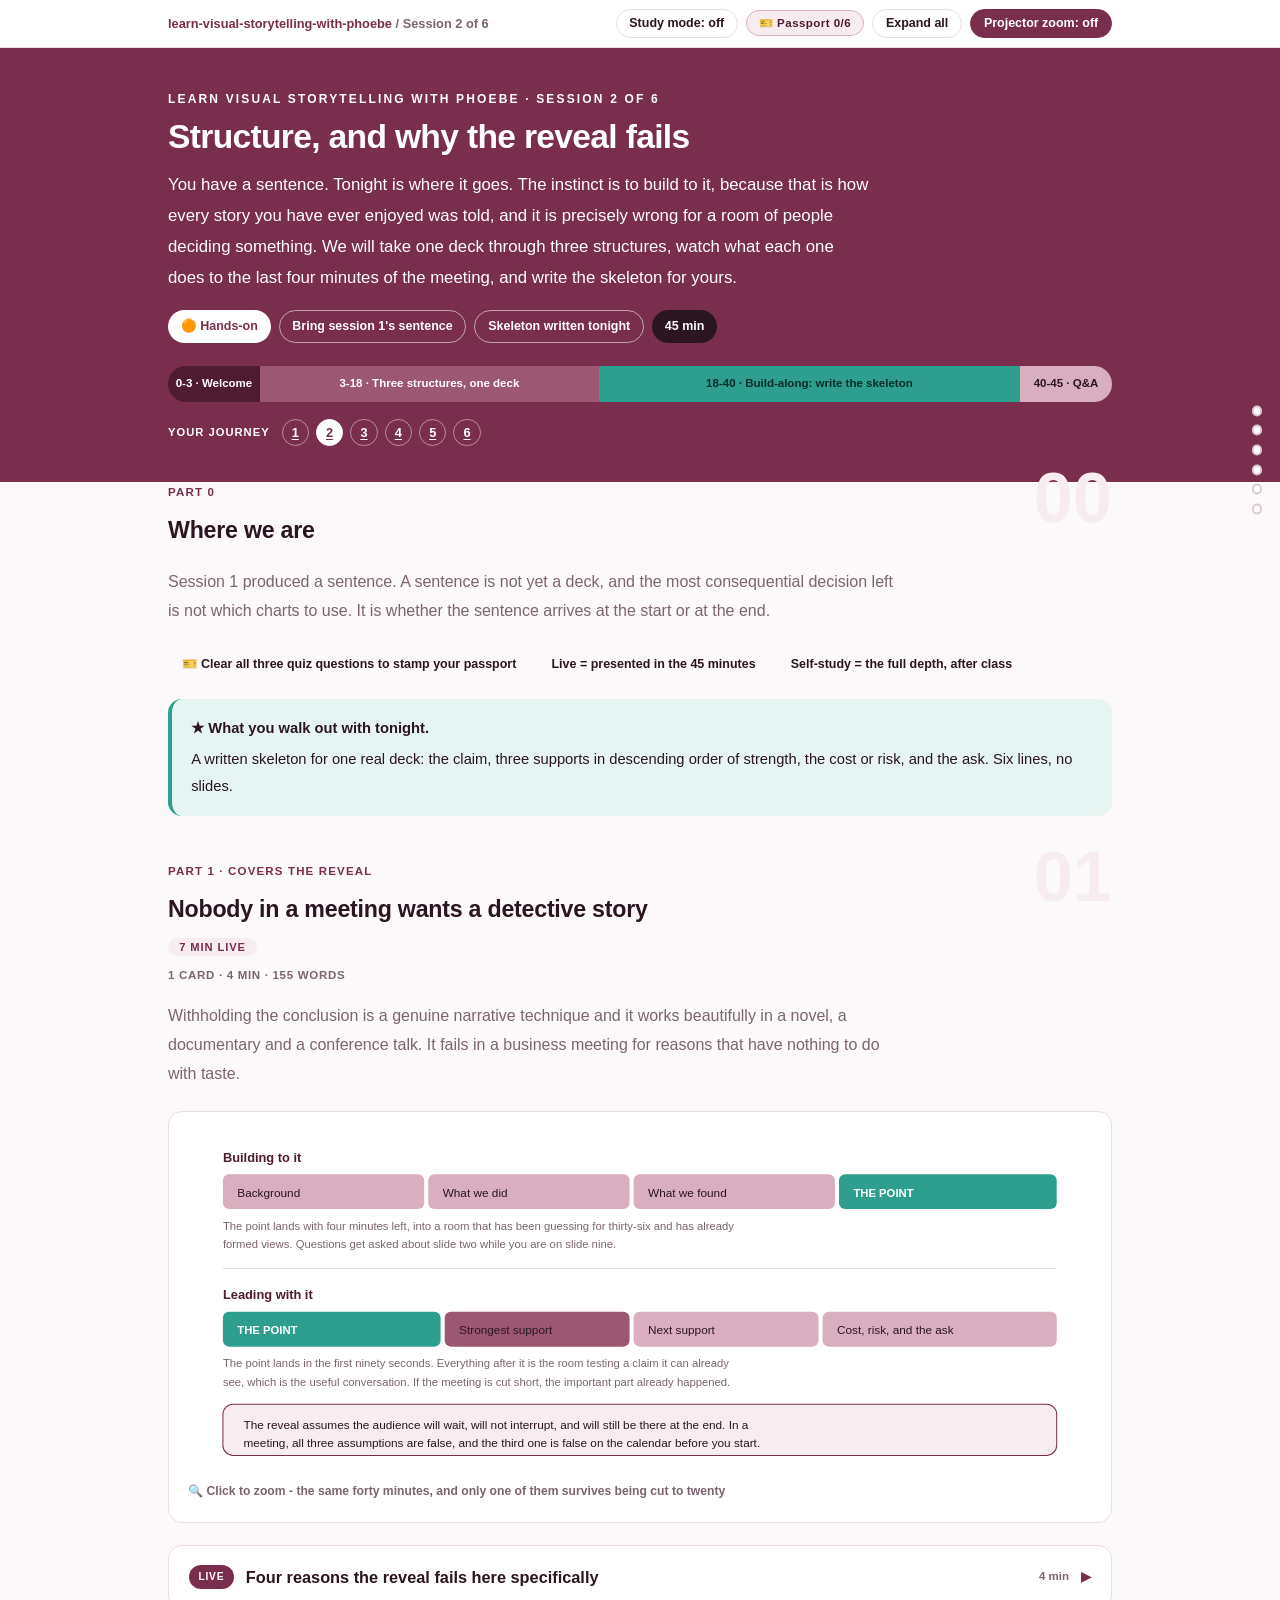
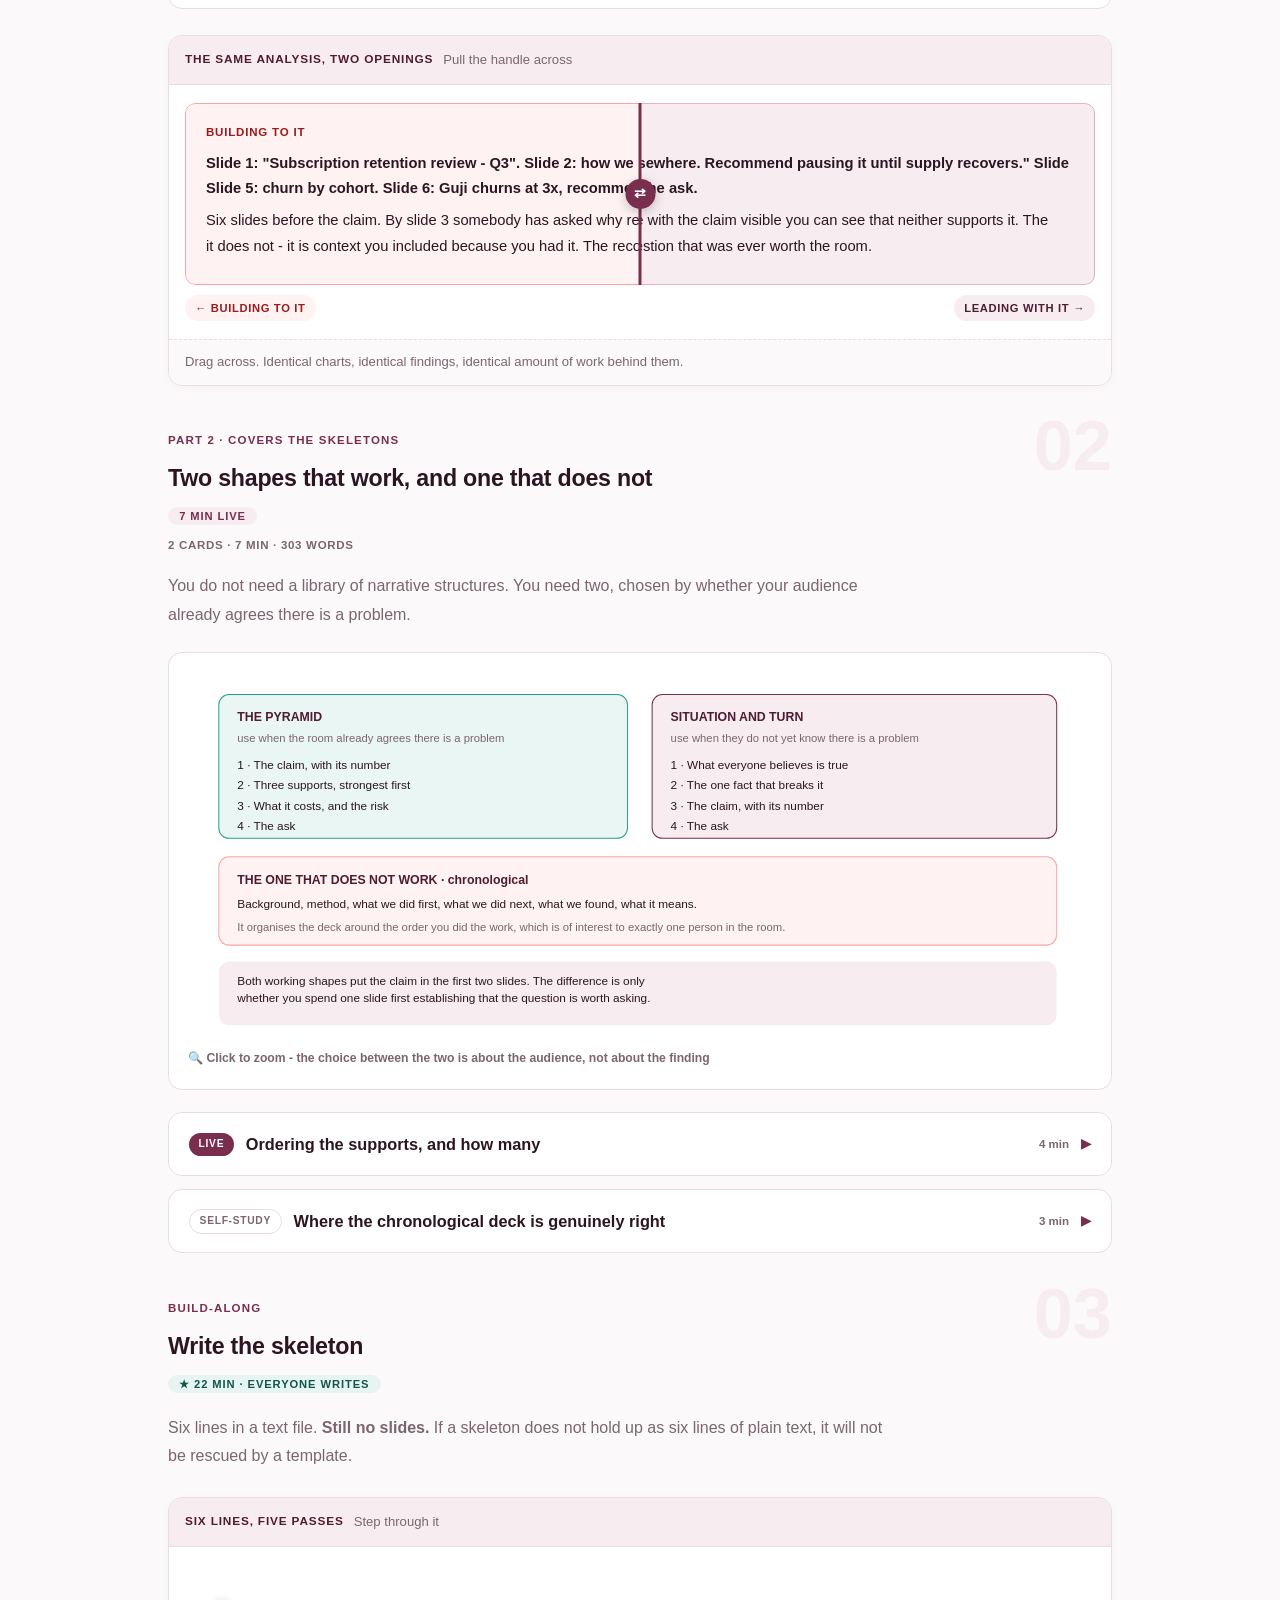
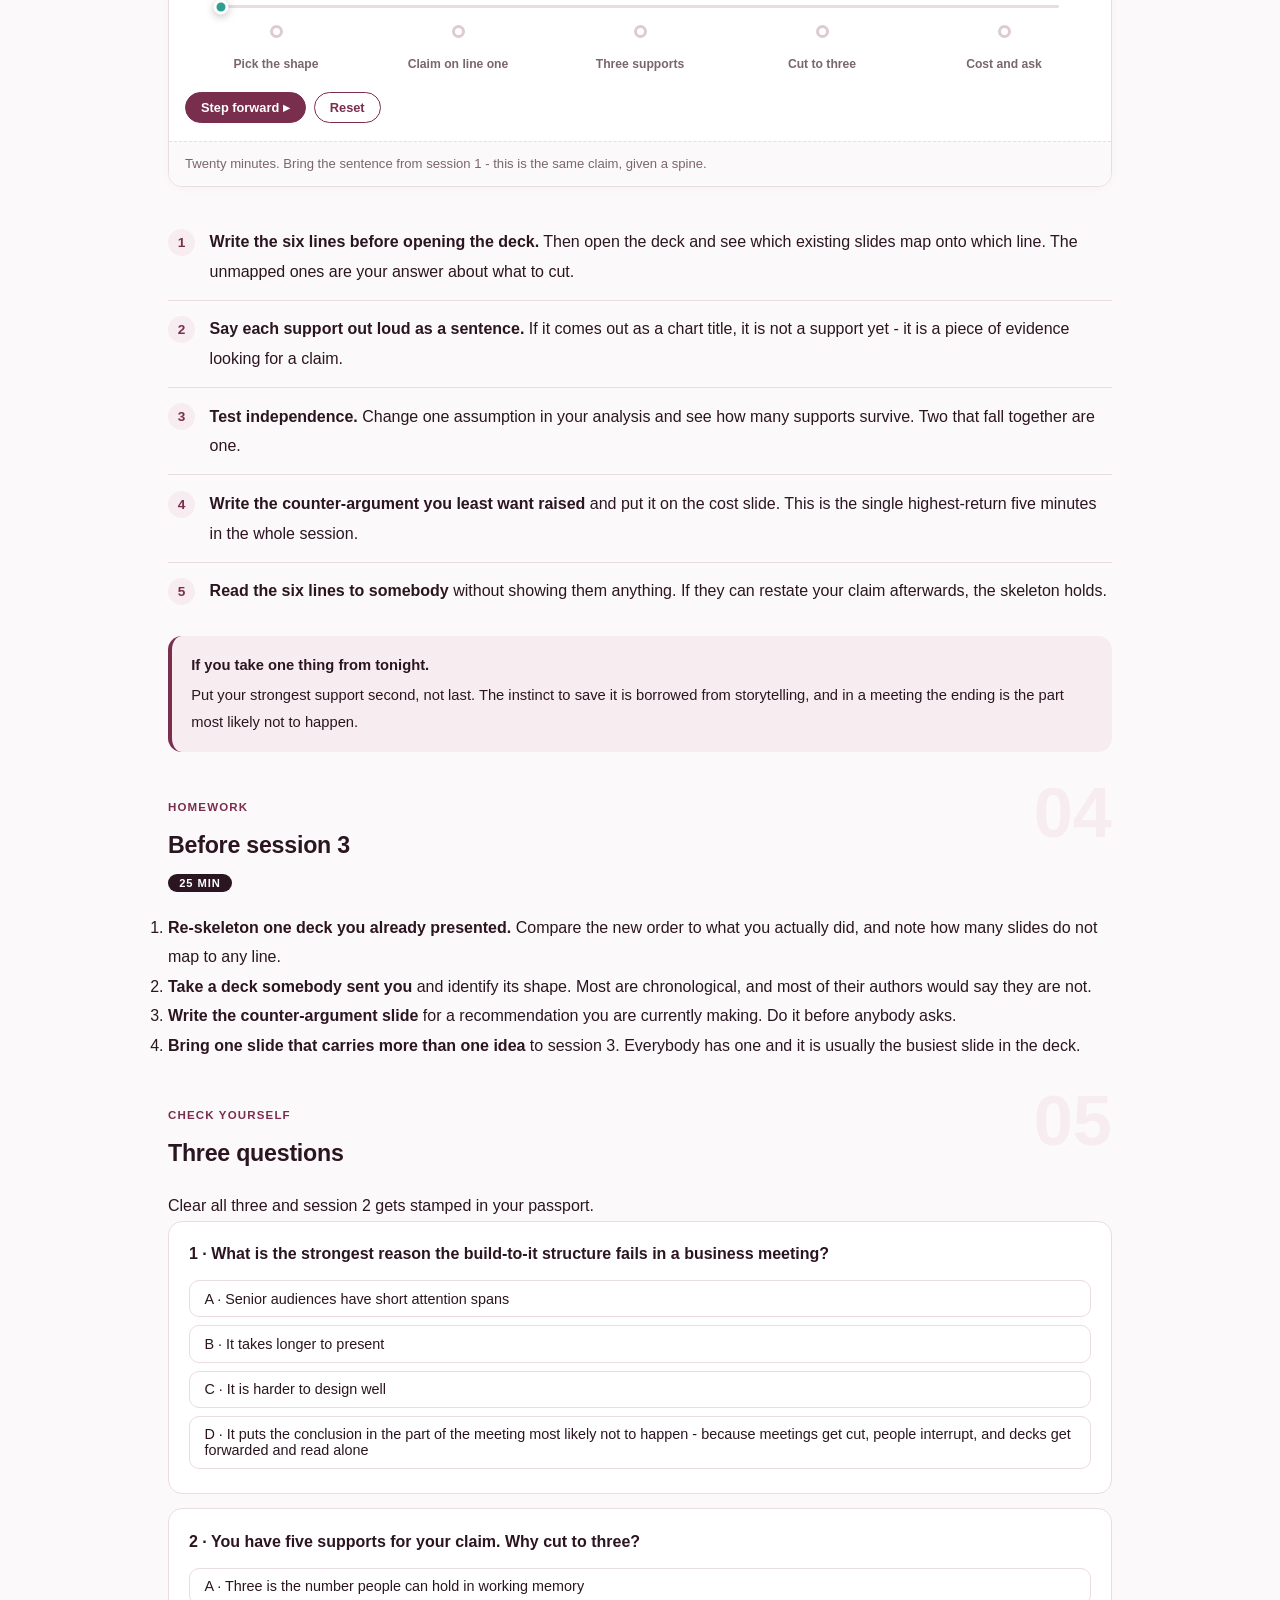
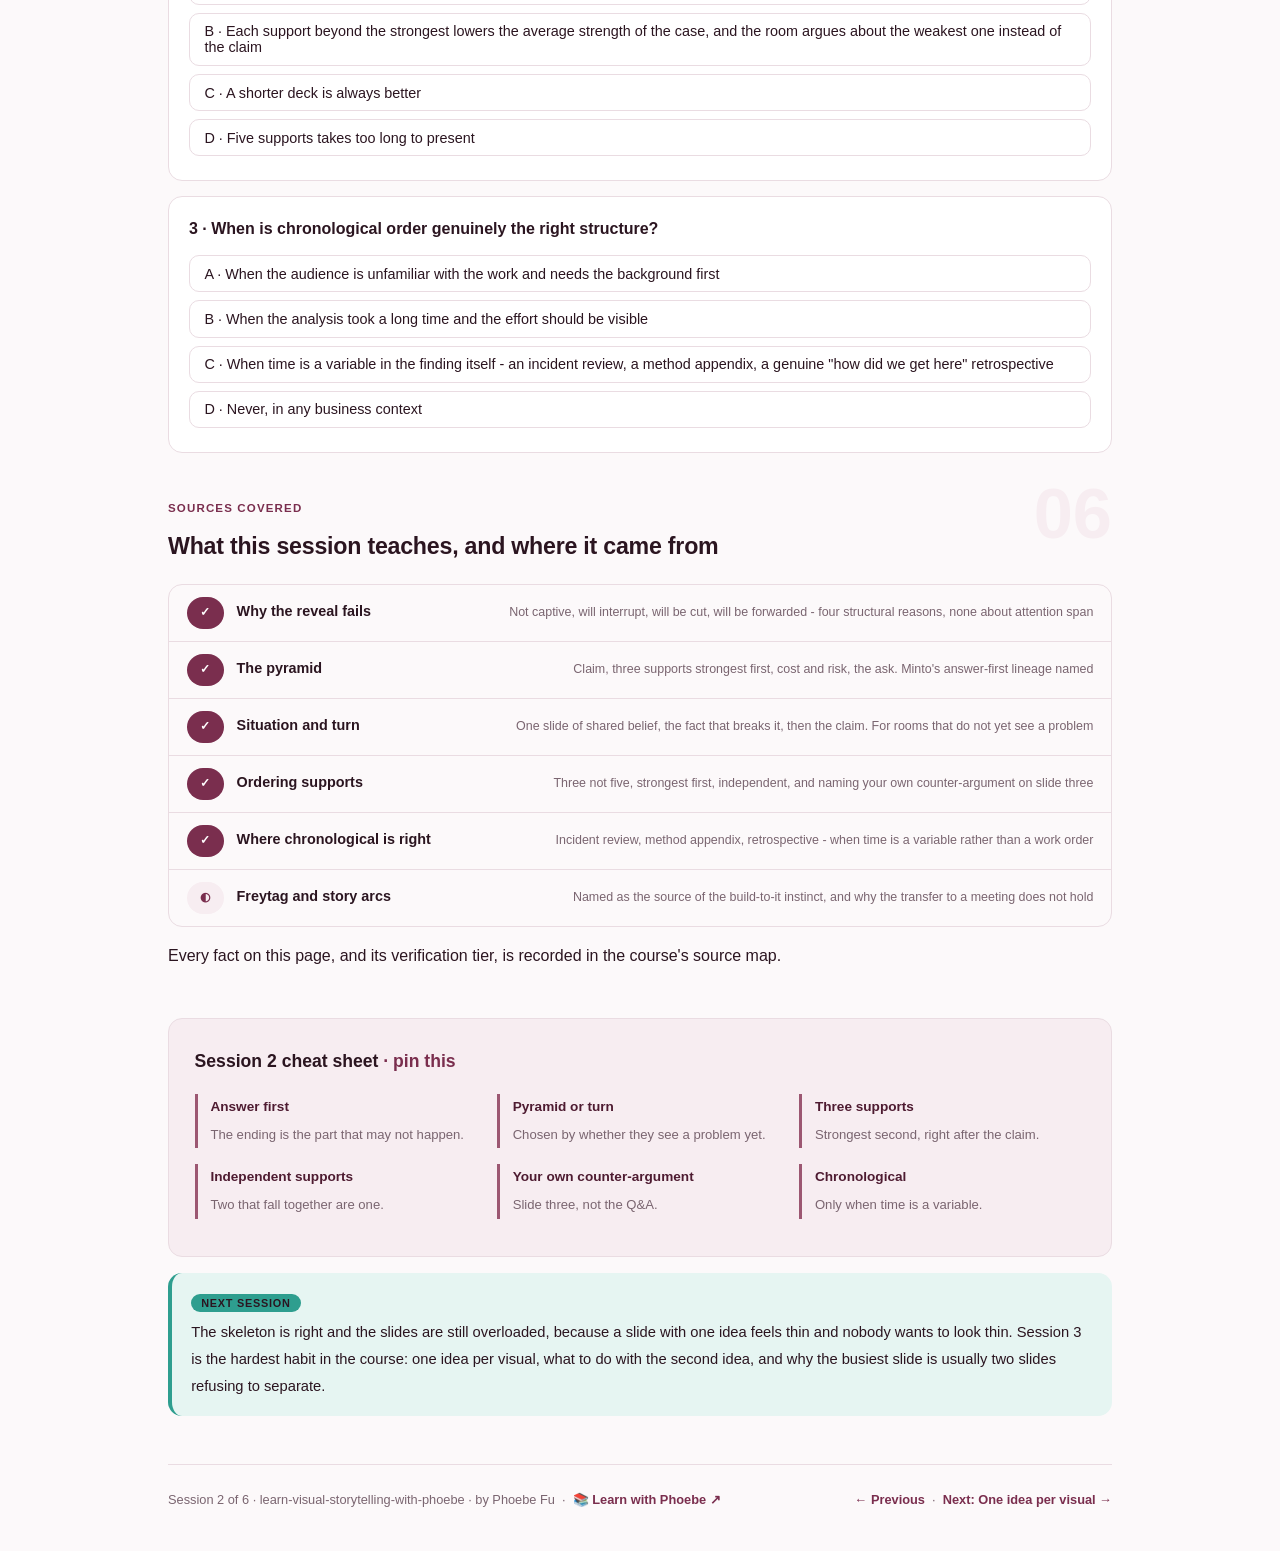
<file: courses/02-structure.html>
<!DOCTYPE html>
<html lang="en">
<head>
<meta charset="UTF-8">
<meta name="viewport" content="width=device-width, initial-scale=1.0">
<!-- social:start -->
<meta name="description" content="Session 2 of 6. Answer first, why the detective story fails in a business meeting, two structures that work, the chronological one that does not, and where the evidence goes once the conclusion is not a reveal.">
<meta property="og:type" content="article">
<meta property="og:site_name" content="Learn with Phoebe">
<meta property="og:title" content="Structure - learn visual storytelling with phoebe">
<meta property="og:description" content="Session 2 of 6. Nobody in a business meeting wants a detective story.">
<meta property="og:url" content="https://phoebefu6.github.io/learn-visual-storytelling-with-phoebe/courses/02-structure.html">
<meta property="og:image" content="https://phoebefu6.github.io/learn-visual-storytelling-with-phoebe/assets/og-cover.png">
<meta property="og:image:width" content="1200">
<meta property="og:image:height" content="630">
<meta name="twitter:card" content="summary_large_image">
<meta name="twitter:title" content="Structure - learn visual storytelling with phoebe">
<meta name="twitter:description" content="Session 2 of 6. Answer first, and what happens to the evidence.">
<meta name="twitter:image" content="https://phoebefu6.github.io/learn-visual-storytelling-with-phoebe/assets/og-cover.png">
<!-- social:end -->
<title>Session 2 · Structure - learn visual storytelling with phoebe</title>
<link rel="stylesheet" href="../assets/style.css?v=24">
</head>
<body>

<div class="toolbar">
  <div class="wrap">
    <span class="crumb"><a href="../index.html">learn-visual-storytelling-with-phoebe</a> / Session 2 of 6</span>
    <button class="btn" id="toggle-all" type="button">Expand all</button>
    <button class="btn primary" id="zoom-toggle" type="button">Projector zoom: off</button>
  </div>
</div>

<header class="masthead">
  <div class="wrap">
    <div class="eyebrow">Learn Visual Storytelling with Phoebe · Session 2 of 6</div>
    <h1>Structure, and why the <span class="accent">reveal</span> fails</h1>
    <p class="sub">You have a sentence. Tonight is where it goes. The instinct is to build to it, because that is how every story you have ever enjoyed was told, and it is precisely wrong for a room of people deciding something. We will take one deck through three structures, watch what each one does to the last four minutes of the meeting, and write the skeleton for yours.</p>
    <div class="chip-row">
      <span class="chip level">🟠 Hands-on</span>
      <span class="chip audience">Bring session 1's sentence</span>
      <span class="chip audience">Skeleton written tonight</span>
      <span class="chip time">45 min</span>
    </div>
    <div class="agenda">
      <span class="a1" style="flex:1">0-3 · Welcome</span>
      <span class="a2" style="flex:4">3-18 · Three structures, one deck</span>
      <span class="a3" style="flex:5">18-40 · Build-along: write the skeleton</span>
      <span class="a4" style="flex:1">40-45 · Q&amp;A</span>
    </div>
  </div>
</header>

<main class="wrap">

  <section class="section" id="intro">
    <div class="section-kicker">
      <span class="klabel">Part 0</span>
      <h2>Where we are</h2>
    </div>
    <p class="lede">Session 1 produced a sentence. A sentence is not yet a deck, and the most consequential decision left is not which charts to use. It is whether the sentence arrives at the start or at the end.</p>

    <div class="legend">
      <span class="pill">🎫 Clear all three quiz questions to stamp your passport</span>
      <span class="pill">Live = presented in the 45 minutes</span>
      <span class="pill">Self-study = the full depth, after class</span>
    </div>

    <div class="callout win">
      <p><strong>★ What you walk out with tonight.</strong> A written skeleton for one real deck: the claim, three supports in descending order of strength, the cost or risk, and the ask. Six lines, no slides.</p>
    </div>
  </section>

  <section class="section" id="part-1">
    <div class="section-kicker">
      <span class="klabel">Part 1 · covers the reveal</span>
      <h2>Nobody in a meeting wants a detective story</h2>
      <span class="tag concept">7 min live</span>
    </div>
    <p class="lede">Withholding the conclusion is a genuine narrative technique and it works beautifully in a novel, a documentary and a conference talk. It fails in a business meeting for reasons that have nothing to do with taste.</p>

    <figure class="zoomable">
      <svg viewBox="0 0 880 330" xmlns="http://www.w3.org/2000/svg" role="img" aria-label="Two timelines of the same forty minute meeting, one building to the conclusion and one leading with it">
        <style>
          .s2aH { font: 800 12.5px Inter, sans-serif; fill: #4E1B31; }
          .s2aB { font: 400 11.5px Inter, sans-serif; fill: #2B1520; }
          .s2aN { font: 400 11px Inter, sans-serif; fill: #7A6570; }
          .s2aW { font: 800 11px Inter, sans-serif; fill: #FFFFFF; }
        </style>

        <text class="s2aH" x="34" y="30">Building to it</text>
        <rect x="34" y="42" width="196" height="34" rx="6" fill="#D9AFBF"/>
        <text class="s2aB" x="48" y="64">Background</text>
        <rect x="234" y="42" width="196" height="34" rx="6" fill="#D9AFBF"/>
        <text class="s2aB" x="248" y="64">What we did</text>
        <rect x="434" y="42" width="196" height="34" rx="6" fill="#D9AFBF"/>
        <text class="s2aB" x="448" y="64">What we found</text>
        <rect x="634" y="42" width="212" height="34" rx="6" fill="#2E9E8F"/>
        <text class="s2aW" x="648" y="64">THE POINT</text>
        <text class="s2aN" x="34" y="96">The point lands with four minutes left, into a room that has been guessing for thirty-six and has already</text>
        <text class="s2aN" x="34" y="114">formed views. Questions get asked about slide two while you are on slide nine.</text>

        <line x1="34" y1="134" x2="846" y2="134" stroke="#EADCE2"/>

        <text class="s2aH" x="34" y="164">Leading with it</text>
        <rect x="34" y="176" width="212" height="34" rx="6" fill="#2E9E8F"/>
        <text class="s2aW" x="48" y="198">THE POINT</text>
        <rect x="250" y="176" width="180" height="34" rx="6" fill="#9C5772"/>
        <text class="s2aB" x="264" y="198" fill="#FFFFFF">Strongest support</text>
        <rect x="434" y="176" width="180" height="34" rx="6" fill="#D9AFBF"/>
        <text class="s2aB" x="448" y="198">Next support</text>
        <rect x="618" y="176" width="228" height="34" rx="6" fill="#D9AFBF"/>
        <text class="s2aB" x="632" y="198">Cost, risk, and the ask</text>
        <text class="s2aN" x="34" y="230">The point lands in the first ninety seconds. Everything after it is the room testing a claim it can already</text>
        <text class="s2aN" x="34" y="248">see, which is the useful conversation. If the meeting is cut short, the important part already happened.</text>

        <rect x="34" y="266" width="812" height="50" rx="10" fill="#F7EDF1" stroke="#7A2E4E"/>
        <text class="s2aB" x="54" y="290">The reveal assumes the audience will wait, will not interrupt, and will still be there at the end. In a</text>
        <text class="s2aB" x="54" y="308">meeting, all three assumptions are false, and the third one is false on the calendar before you start.</text>
      </svg>
      <figcaption>🔍 Click to zoom - the same forty minutes, and only one of them survives being cut to twenty</figcaption>
    </figure>

    <details class="card">
      <summary><span class="mode live">Live</span>Four reasons the reveal fails here specifically<span class="mini">4 min</span><span class="caret">▶</span></summary>
      <div class="body">
        <ul>
          <li><strong>The audience is not captive.</strong> A novel reader has chosen to be there and can stop. A meeting attendee cannot stop, so instead they multitask, and the moment they stop following is the moment before your conclusion.</li>
          <li><strong>They will interrupt.</strong> Senior audiences interrupt because interrupting is how they work. If they do not know where you are going, their questions pull you off course. If they do, their questions test the claim.</li>
          <li><strong>The meeting will be cut.</strong> Thirty minutes becomes eighteen because the previous item ran over. Build-to-it structures lose the conclusion. Answer-first structures lose the third support, which nobody misses.</li>
          <li><strong>The deck gets forwarded.</strong> More people will read your deck alone, out of context, than will sit through you presenting it. They read slide one and maybe slide two.</li>
        </ul>
        <p>Note what is not on that list: attention span, seniority, or a preference for brevity. The reveal fails structurally, not because your audience is impatient.</p>
      </div>
    </details>

    <div class="wipe" data-title="The same analysis, two openings" data-label-a="Building to it" data-label-b="Leading with it" data-foot="Drag across. Identical charts, identical findings, identical amount of work behind them.">
      <div class="wipe-a">
        <p><strong>Slide 1: "Subscription retention review - Q3". Slide 2: how we pulled the data. Slide 3: revenue by month. Slide 4: origin mix. Slide 5: churn by cohort. Slide 6: Guji churns at 3x, recommend pausing auto-renew.</strong></p>
        <p>Six slides before the claim. By slide 3 somebody has asked why revenue matters here, and answering that honestly means admitting it does not - it is context you included because you had it. The recommendation gets ninety seconds.</p>
      </div>
      <div class="wipe-b">
        <p><strong>Slide 1: "Guji auto-renew churns at 12.4 percent against 4.1 elsewhere. Recommend pausing it until supply recovers." Slide 2: the churn-by-cohort chart. Slide 3: what pausing costs, and the ask.</strong></p>
        <p>Three slides. The revenue and origin-mix charts are gone, because with the claim visible you can see that neither supports it. The meeting spends its time on whether to pause, which is the only question that was ever worth the room.</p>
      </div>
    </div>
  </section>

  <section class="section" id="part-2">
    <div class="section-kicker">
      <span class="klabel">Part 2 · covers the skeletons</span>
      <h2>Two shapes that work, and one that does not</h2>
      <span class="tag concept">7 min live</span>
    </div>
    <p class="lede">You do not need a library of narrative structures. You need two, chosen by whether your audience already agrees there is a problem.</p>

    <figure class="zoomable">
      <svg viewBox="0 0 880 356" xmlns="http://www.w3.org/2000/svg" role="img" aria-label="Two working deck skeletons and one failing one, with the audience condition that selects each">
        <style>
          .s2bH { font: 800 12px Inter, sans-serif; fill: #4E1B31; }
          .s2bB { font: 400 11.5px Inter, sans-serif; fill: #2B1520; }
          .s2bN { font: 400 11px Inter, sans-serif; fill: #7A6570; }
        </style>

        <rect x="30" y="22" width="398" height="140" rx="10" fill="#E9F6F3" stroke="#2E9E8F"/>
        <text class="s2bH" x="48" y="48">THE PYRAMID</text>
        <text class="s2bN" x="48" y="68">use when the room already agrees there is a problem</text>
        <text class="s2bB" x="48" y="94">1 · The claim, with its number</text>
        <text class="s2bB" x="48" y="114">2 · Three supports, strongest first</text>
        <text class="s2bB" x="48" y="134">3 · What it costs, and the risk</text>
        <text class="s2bB" x="48" y="154">4 · The ask</text>

        <rect x="452" y="22" width="394" height="140" rx="10" fill="#F7EDF1" stroke="#7A2E4E"/>
        <text class="s2bH" x="470" y="48">SITUATION AND TURN</text>
        <text class="s2bN" x="470" y="68">use when they do not yet know there is a problem</text>
        <text class="s2bB" x="470" y="94">1 · What everyone believes is true</text>
        <text class="s2bB" x="470" y="114">2 · The one fact that breaks it</text>
        <text class="s2bB" x="470" y="134">3 · The claim, with its number</text>
        <text class="s2bB" x="470" y="154">4 · The ask</text>

        <rect x="30" y="180" width="816" height="86" rx="10" fill="#FEF2F2" stroke="#FCA5A5"/>
        <text class="s2bH" x="48" y="206" fill="#7f1d1d">THE ONE THAT DOES NOT WORK · chronological</text>
        <text class="s2bB" x="48" y="230">Background, method, what we did first, what we did next, what we found, what it means.</text>
        <text class="s2bN" x="48" y="252">It organises the deck around the order you did the work, which is of interest to exactly one person in the room.</text>

        <rect x="30" y="282" width="816" height="62" rx="10" fill="#F7EDF1"/>
        <text class="s2bB" x="48" y="305">Both working shapes put the claim in the first two slides. The difference is only</text>
        <text class="s2bB" x="48" y="321">whether you spend one slide first establishing that the question is worth asking.</text>
      </svg>
      <figcaption>🔍 Click to zoom - the choice between the two is about the audience, not about the finding</figcaption>
    </figure>

    <details class="card">
      <summary><span class="mode live">Live</span>Ordering the supports, and how many<span class="mini">4 min</span><span class="caret">▶</span></summary>
      <div class="body">
        <ul>
          <li><strong>Three supports, not five.</strong> Beyond three, each additional one lowers the average strength of your case. The room remembers the weakest, and a weak fourth support is an invitation to argue about the fourth support instead of the claim.</li>
          <li><strong>Strongest first, not last.</strong> The same logic as the claim itself. If the meeting is cut, you want to have said the good one.</li>
          <li><strong>They should be independent.</strong> Three views of the same data is one support shown three times, and a sharp audience will say so. If two of your supports fall together when one assumption changes, they are one support.</li>
          <li><strong>Name the strongest counter-argument yourself.</strong> Slide three, not the Q&amp;A. Raising it yourself costs you a minute and buys you the room's trust for the rest of the meeting. Waiting for them to raise it costs you the meeting.</li>
        </ul>
        <div class="callout tip">
          <p>The cost-and-risk slide is the one people cut when the deck runs long. It is the one senior audiences look for first, because a recommendation with no stated cost reads as a recommendation from somebody who has not thought it through.</p>
        </div>
      </div>
    </details>

    <details class="card">
      <summary><span class="mode self">Self-study</span>Where the chronological deck is genuinely right<span class="mini">3 min</span><span class="caret">▶</span></summary>
      <div class="body">
        <p>Chronological order fails as a persuasive structure, which is not the same as failing always. It is correct in three places, and knowing them stops you overcorrecting.</p>
        <ul>
          <li><strong>An incident review.</strong> The sequence is the finding. What happened at 03:12 and what happened at 03:19 is the substance, not the scaffolding.</li>
          <li><strong>A method appendix.</strong> Somebody reproducing your work needs the steps in order. Put it behind the deck, where it does no harm and does real good.</li>
          <li><strong>A project retrospective</strong> where the question is genuinely "how did we get here" rather than "what should we do".</li>
        </ul>
        <p>The test is whether time is a variable in your finding or just the order you happened to work in. Almost always it is the second one.</p>
      </div>
    </details>
  </section>

  <section class="section" id="demo-1">
    <div class="section-kicker">
      <span class="klabel">Build-along</span>
      <h2>Write the skeleton</h2>
      <span class="tag demo">★ 22 min · everyone writes</span>
    </div>
    <p class="lede">Six lines in a text file. <strong>Still no slides.</strong> If a skeleton does not hold up as six lines of plain text, it will not be rescued by a template.</p>

    <div class="tick" data-stages="Pick the shape|Claim on line one|Three supports|Cut to three|Cost and ask" data-title="Six lines, five passes" data-foot="Twenty minutes. Bring the sentence from session 1 - this is the same claim, given a spine.">
      <p class="tick-note" data-stage="0"><b>Pick the shape.</b> Does the room already agree there is a problem? Yes, pyramid. No, situation and turn, and you get exactly one slide to establish the situation.</p>
      <p class="tick-note" data-stage="1"><b>Claim on line one.</b> Your sentence from session 1, unchanged. If you find yourself editing it here, session 1 is not finished.</p>
      <p class="tick-note" data-stage="2"><b>Three supports.</b> Write them as sentences, not as chart names. "Churn by cohort" is a chart. "Only one cohort is above 5 percent" is a support.</p>
      <p class="tick-note" data-stage="3"><b>Cut to three</b> and order them strongest first. Check they are independent: if one assumption change knocks out two of them, you have two supports, not three.</p>
      <p class="tick-note" data-stage="4"><b>Cost and ask.</b> What does the recommendation cost, what is the strongest argument against it, and what exactly are you asking somebody to do. Name the person if you can.</p>
    </div>

    <div class="steps">
      <div class="step"><p><strong>Write the six lines before opening the deck.</strong> Then open the deck and see which existing slides map onto which line. The unmapped ones are your answer about what to cut.</p></div>
      <div class="step"><p><strong>Say each support out loud as a sentence.</strong> If it comes out as a chart title, it is not a support yet - it is a piece of evidence looking for a claim.</p></div>
      <div class="step"><p><strong>Test independence.</strong> Change one assumption in your analysis and see how many supports survive. Two that fall together are one.</p></div>
      <div class="step"><p><strong>Write the counter-argument you least want raised</strong> and put it on the cost slide. This is the single highest-return five minutes in the whole session.</p></div>
      <div class="step"><p><strong>Read the six lines to somebody</strong> without showing them anything. If they can restate your claim afterwards, the skeleton holds.</p></div>
    </div>

    <div class="callout tip">
      <p><strong>If you take one thing from tonight.</strong> Put your strongest support second, not last. The instinct to save it is borrowed from storytelling, and in a meeting the ending is the part most likely not to happen.</p>
    </div>
  </section>

  <section class="section" id="exercise">
    <div class="section-kicker">
      <span class="klabel">Homework</span>
      <h2>Before session 3</h2>
      <span class="tag exercise">25 min</span>
    </div>
    <ol>
      <li><strong>Re-skeleton one deck you already presented.</strong> Compare the new order to what you actually did, and note how many slides do not map to any line.</li>
      <li><strong>Take a deck somebody sent you</strong> and identify its shape. Most are chronological, and most of their authors would say they are not.</li>
      <li><strong>Write the counter-argument slide</strong> for a recommendation you are currently making. Do it before anybody asks.</li>
      <li><strong>Bring one slide that carries more than one idea</strong> to session 3. Everybody has one and it is usually the busiest slide in the deck.</li>
    </ol>
  </section>

  <section class="section" id="quiz">
    <div class="section-kicker">
      <span class="klabel">Check yourself</span>
      <h2>Three questions</h2>
    </div>
    <p>Clear all three and session 2 gets stamped in your passport.</p>

    <div class="quiz-q" data-answer="3">
      <p class="qtext">1 · What is the strongest reason the build-to-it structure fails in a business meeting?</p>
      <button class="qopt" type="button">A · Senior audiences have short attention spans</button>
      <button class="qopt" type="button">B · It takes longer to present</button>
      <button class="qopt" type="button">C · It is harder to design well</button>
      <button class="qopt" type="button">D · It puts the conclusion in the part of the meeting most likely not to happen - because meetings get cut, people interrupt, and decks get forwarded and read alone</button>
      <p class="qwhy">The failure is structural, not about the audience's character. Three things reliably happen to meetings: they get shortened, they get interrupted, and the deck gets read by people who were not in the room. Build-to-it loses the conclusion in all three. Answer-first loses the third support, which nobody misses.</p>
    </div>

    <div class="quiz-q" data-answer="1">
      <p class="qtext">2 · You have five supports for your claim. Why cut to three?</p>
      <button class="qopt" type="button">A · Three is the number people can hold in working memory</button>
      <button class="qopt" type="button">B · Each support beyond the strongest lowers the average strength of the case, and the room argues about the weakest one instead of the claim</button>
      <button class="qopt" type="button">C · A shorter deck is always better</button>
      <button class="qopt" type="button">D · Five supports takes too long to present</button>
      <p class="qwhy">The memory limit is a real effect but it is not the operative one here. The problem is that adding a weak fourth support hands the room something easy to attack, and a case is judged by its weakest visible link rather than by the count of links. Length is a side effect, not the reason.</p>
    </div>

    <div class="quiz-q" data-answer="2">
      <p class="qtext">3 · When is chronological order genuinely the right structure?</p>
      <button class="qopt" type="button">A · When the audience is unfamiliar with the work and needs the background first</button>
      <button class="qopt" type="button">B · When the analysis took a long time and the effort should be visible</button>
      <button class="qopt" type="button">C · When time is a variable in the finding itself - an incident review, a method appendix, a genuine "how did we get here" retrospective</button>
      <button class="qopt" type="button">D · Never, in any business context</button>
      <p class="qwhy">The test is whether the sequence carries the finding or merely records the order you worked in. In an incident review, 03:12 and 03:19 are the substance. Option A is the usual justification and it does not survive contact: unfamiliar audiences need the situation-and-turn shape, which is one slide of context, not six. B is the honest reason people do it, and it is not a reason.</p>
    </div>

    <p class="quiz-score"></p>
  </section>

  <section class="section" id="official">
    <div class="section-kicker">
      <span class="klabel">Sources covered</span>
      <h2>What this session teaches, and where it came from</h2>
    </div>
    <div class="covered">
      <div class="covered-row"><span class="status pill solid">✓</span><span class="name">Why the reveal fails</span><span class="note">Not captive, will interrupt, will be cut, will be forwarded - four structural reasons, none about attention span</span></div>
      <div class="covered-row"><span class="status pill solid">✓</span><span class="name">The pyramid</span><span class="note">Claim, three supports strongest first, cost and risk, the ask. Minto's answer-first lineage named</span></div>
      <div class="covered-row"><span class="status pill solid">✓</span><span class="name">Situation and turn</span><span class="note">One slide of shared belief, the fact that breaks it, then the claim. For rooms that do not yet see a problem</span></div>
      <div class="covered-row"><span class="status pill solid">✓</span><span class="name">Ordering supports</span><span class="note">Three not five, strongest first, independent, and naming your own counter-argument on slide three</span></div>
      <div class="covered-row"><span class="status pill solid">✓</span><span class="name">Where chronological is right</span><span class="note">Incident review, method appendix, retrospective - when time is a variable rather than a work order</span></div>
      <div class="covered-row"><span class="status pill light">◐</span><span class="name">Freytag and story arcs</span><span class="note">Named as the source of the build-to-it instinct, and why the transfer to a meeting does not hold</span></div>
    </div>
    <p class="mono" style="margin-top:14px">Every fact on this page, and its verification tier, is recorded in the course's source map.</p>
  </section>

  <section class="cheat" id="cheatsheet">
    <h3>Session 2 cheat sheet <span>· pin this</span></h3>
    <div class="grid-2">
      <div class="cheat-item"><b>Answer first</b><span>The ending is the part that may not happen.</span></div>
      <div class="cheat-item"><b>Pyramid or turn</b><span>Chosen by whether they see a problem yet.</span></div>
      <div class="cheat-item"><b>Three supports</b><span>Strongest second, right after the claim.</span></div>
      <div class="cheat-item"><b>Independent supports</b><span>Two that fall together are one.</span></div>
      <div class="cheat-item"><b>Your own counter-argument</b><span>Slide three, not the Q&amp;A.</span></div>
      <div class="cheat-item"><b>Chronological</b><span>Only when time is a variable.</span></div>
    </div>
  </section>

  <div class="callout next">
    <span class="nx-pill">Next session</span>
    <p>The skeleton is right and the slides are still overloaded, because a slide with one idea feels thin and nobody wants to look thin. Session 3 is the hardest habit in the course: one idea per visual, what to do with the second idea, and why the busiest slide is usually two slides refusing to separate.</p>
  </div>

  <footer class="pagefoot">
    <span>Session 2 of 6 · learn-visual-storytelling-with-phoebe · by Phoebe Fu &nbsp;·&nbsp; 📚 <a href="https://phoebefu6.github.io/learn-with-phoebe/">Learn with Phoebe ↗</a></span>
    <span><a href="01-the-one-sentence.html">← Previous</a> &nbsp;·&nbsp; <a href="03-one-idea-per-visual.html">Next: One idea per visual →</a></span>
  </footer>

</main>

<script src="../assets/app.js?v=22"></script>
</body>
</html>
</file>
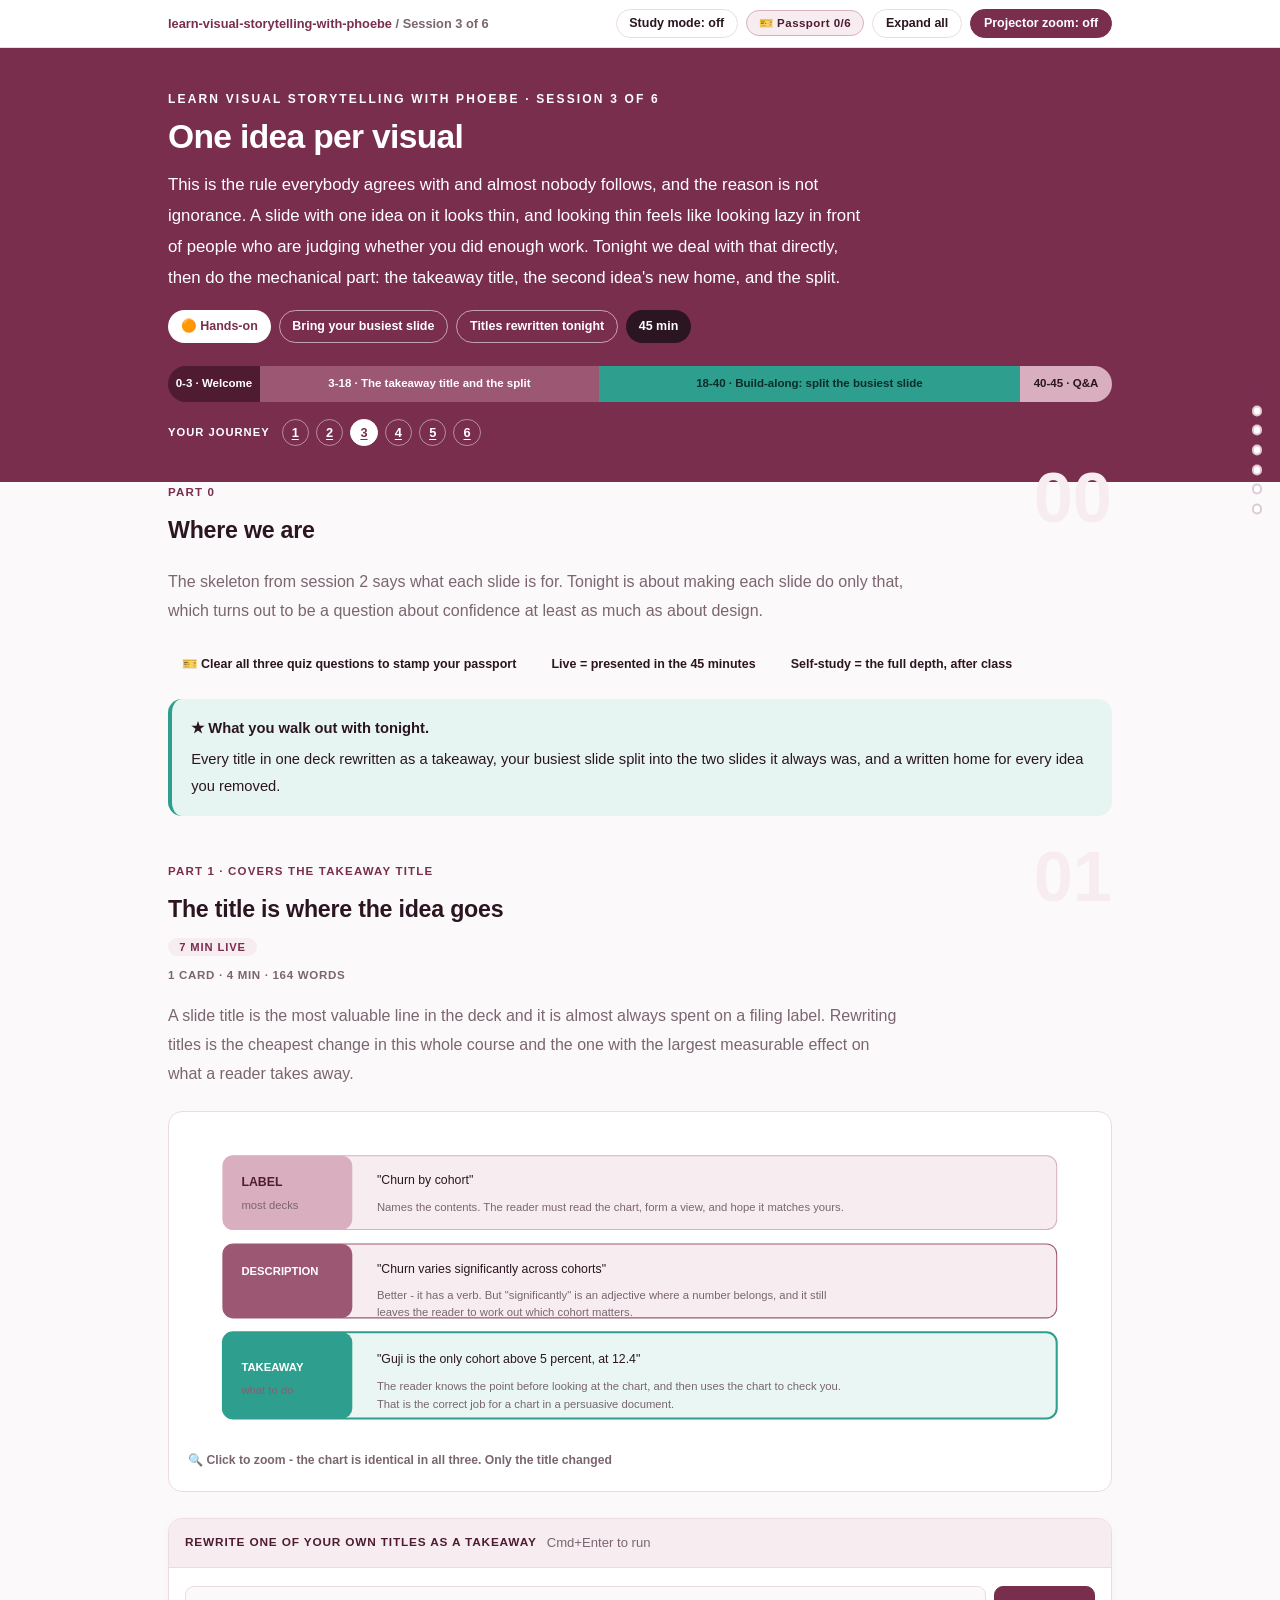
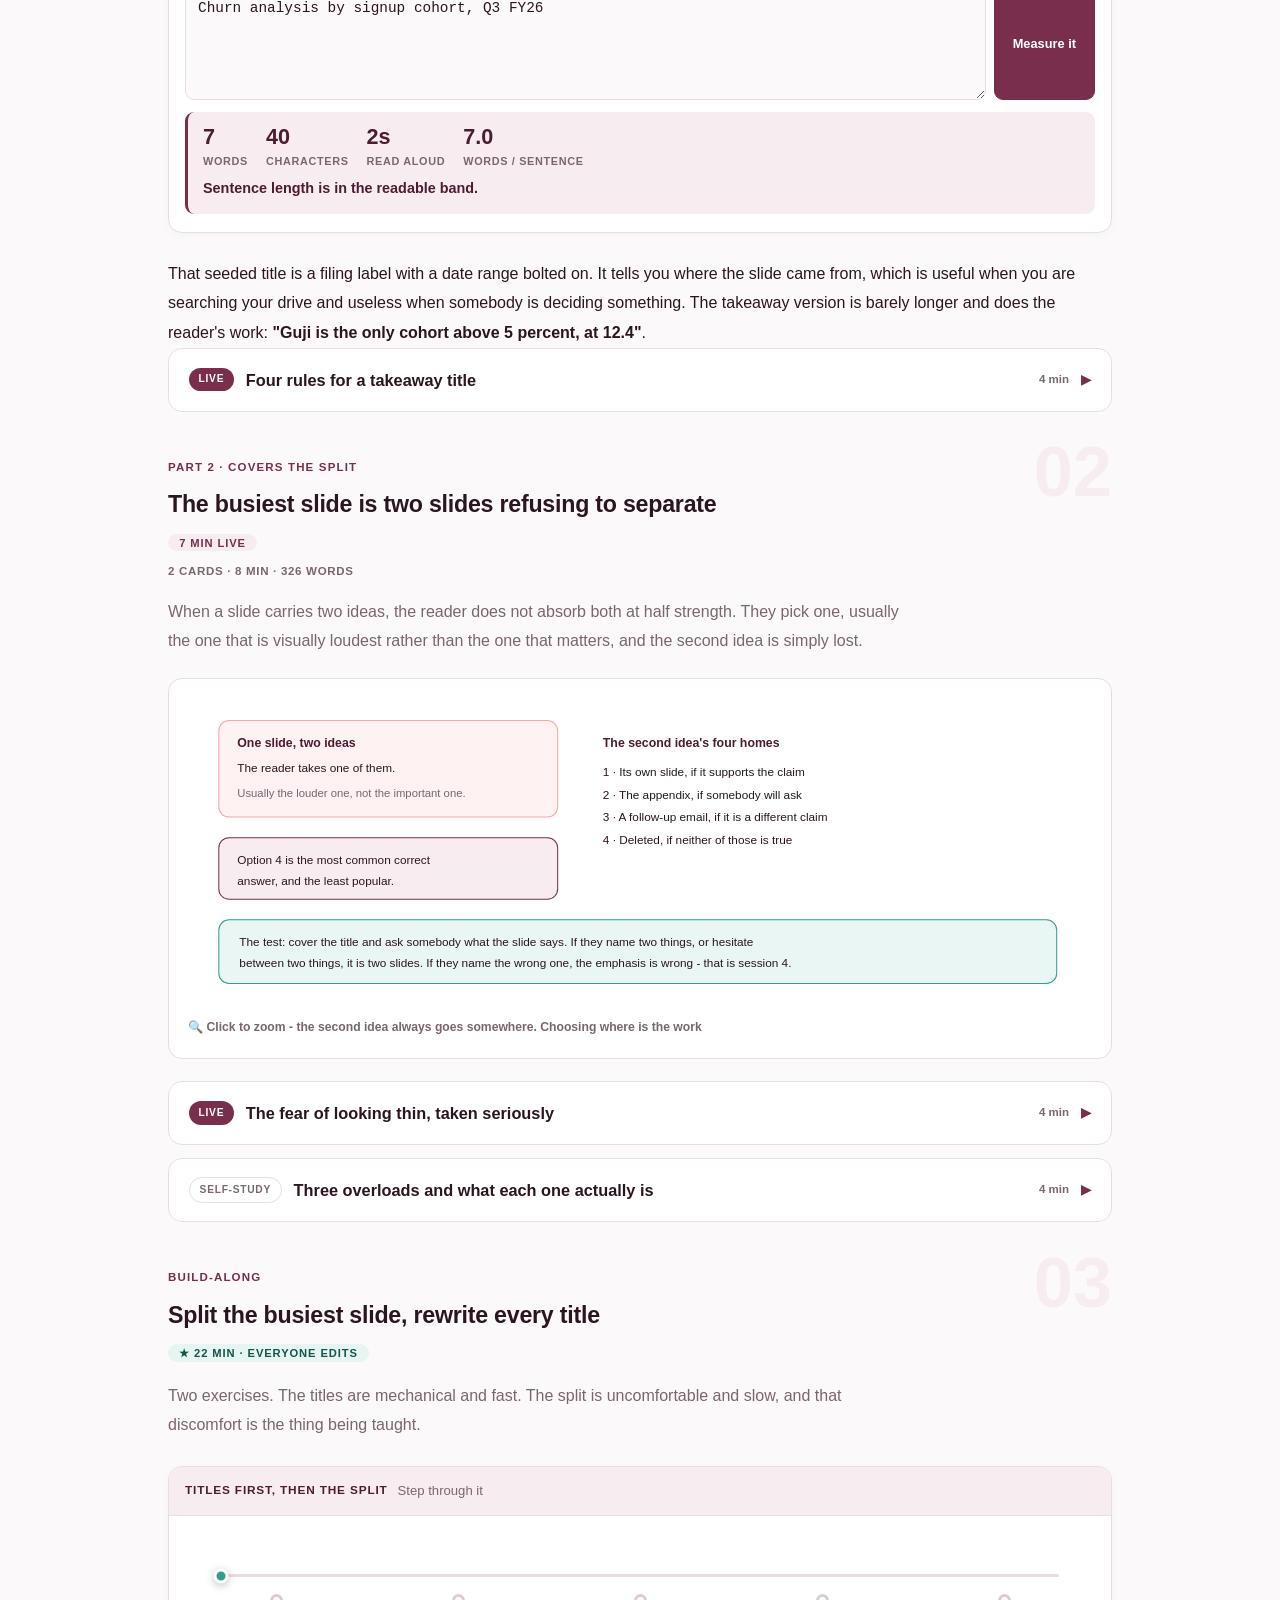
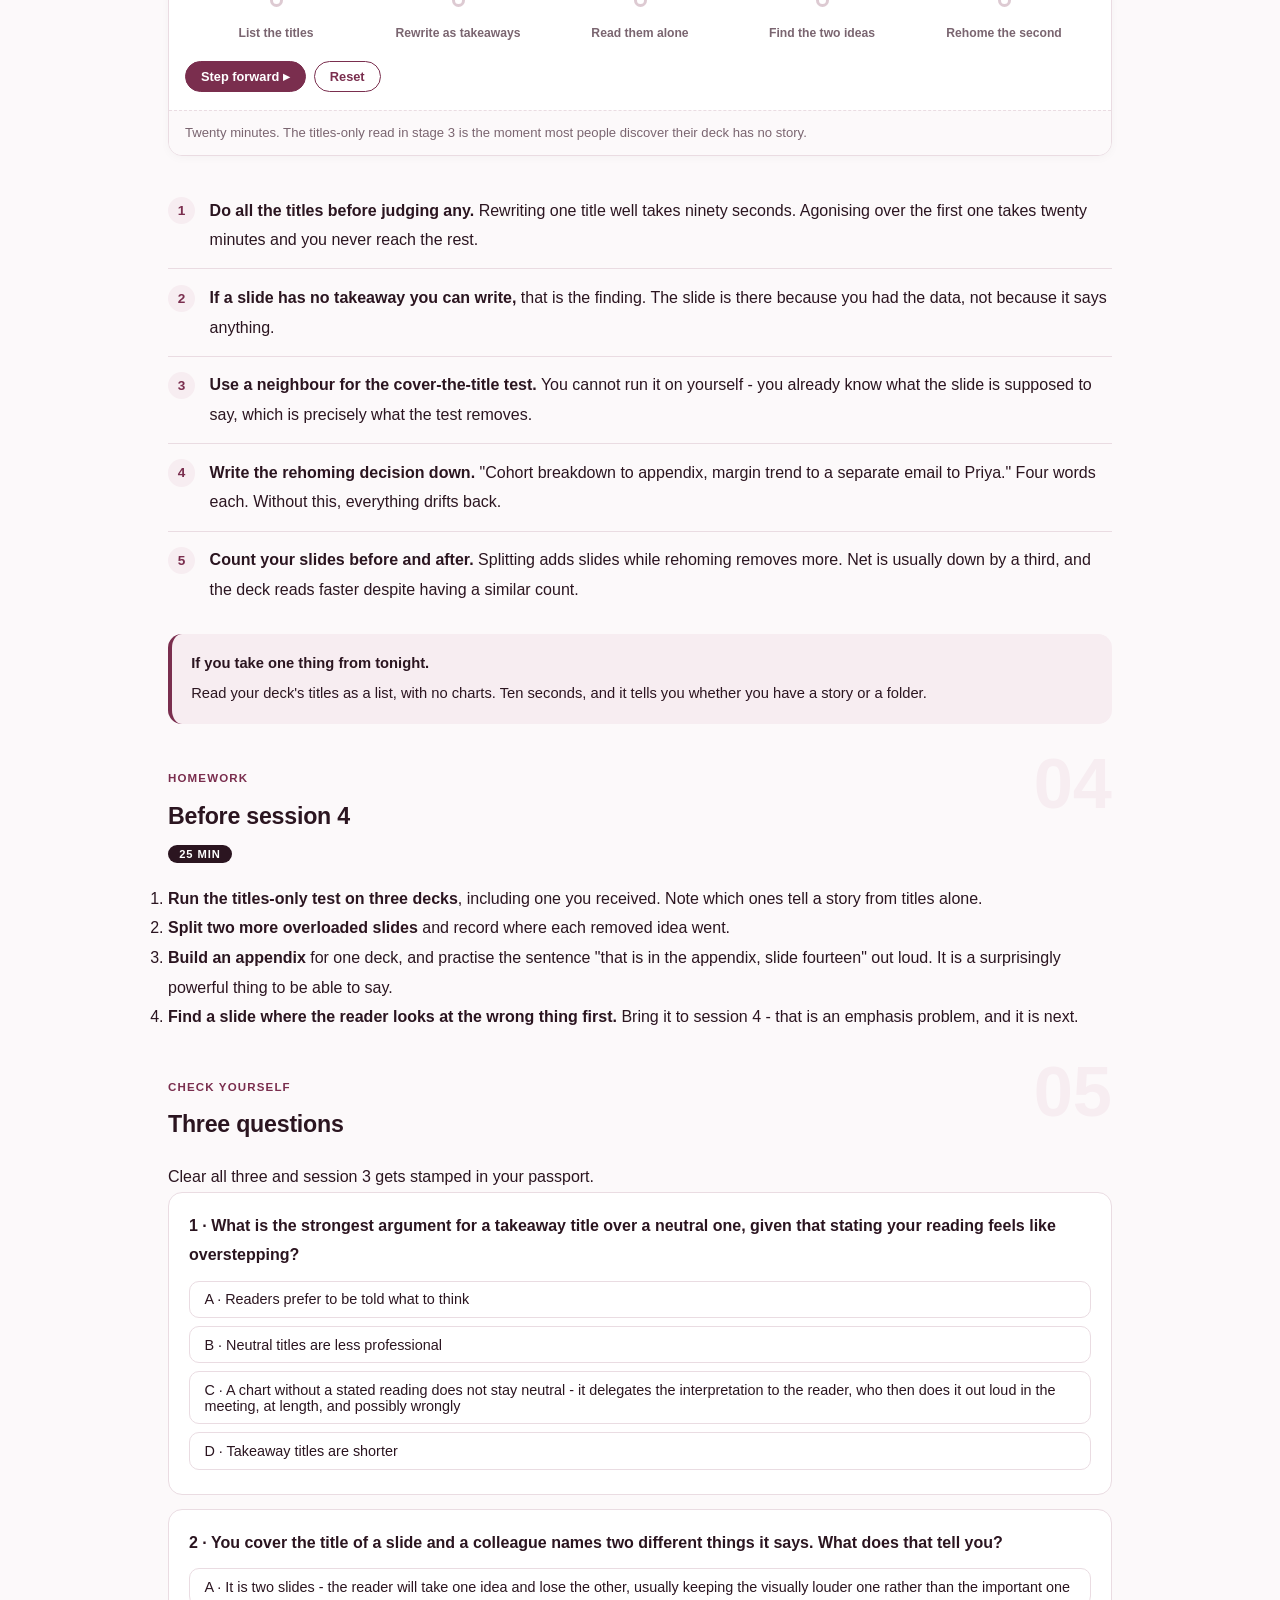
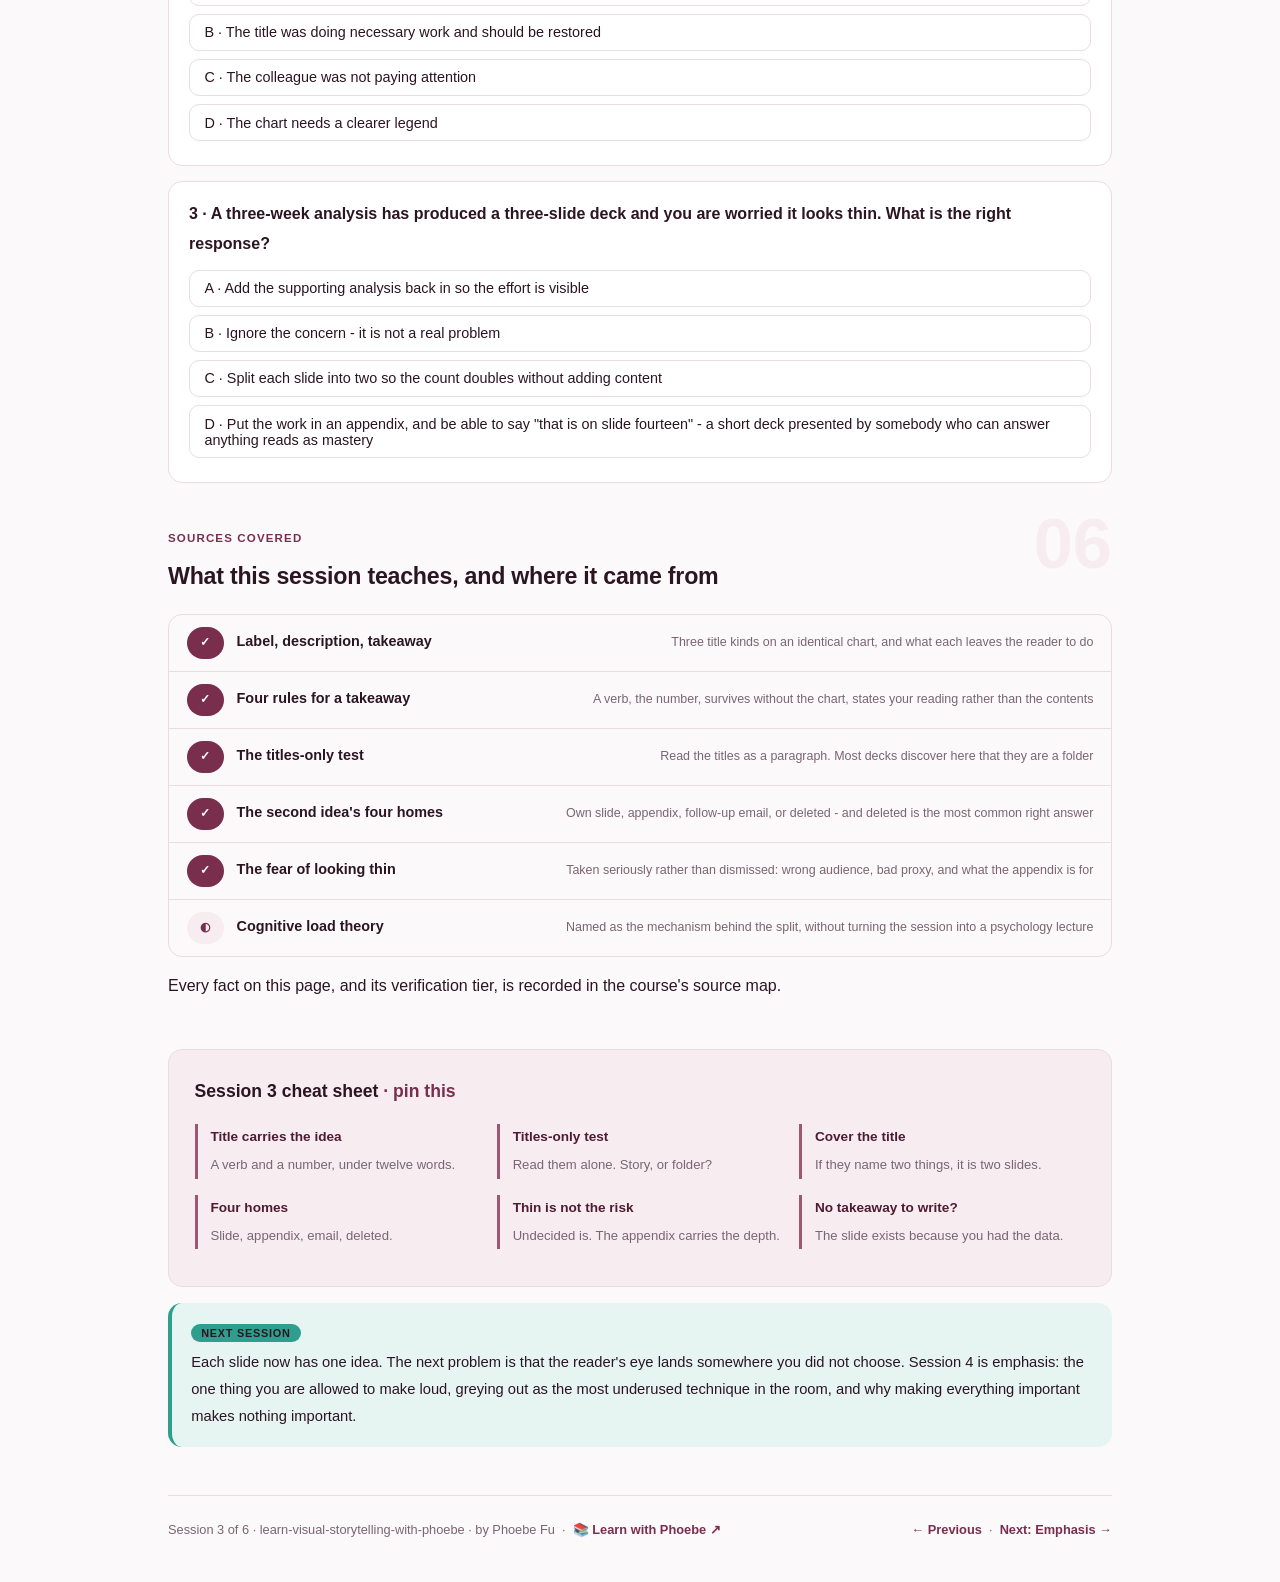
<file: courses/03-one-idea-per-visual.html>
<!DOCTYPE html>
<html lang="en">
<head>
<meta charset="UTF-8">
<meta name="viewport" content="width=device-width, initial-scale=1.0">
<!-- social:start -->
<meta name="description" content="Session 3 of 6. One idea per visual: the takeaway title, what to do with the second idea, why the busiest slide is two slides refusing to separate, and the fear of looking thin.">
<meta property="og:type" content="article">
<meta property="og:site_name" content="Learn with Phoebe">
<meta property="og:title" content="One idea per visual - learn visual storytelling with phoebe">
<meta property="og:description" content="Session 3 of 6. The busiest slide is usually two slides refusing to separate.">
<meta property="og:url" content="https://phoebefu6.github.io/learn-visual-storytelling-with-phoebe/courses/03-one-idea-per-visual.html">
<meta property="og:image" content="https://phoebefu6.github.io/learn-visual-storytelling-with-phoebe/assets/og-cover.png">
<meta property="og:image:width" content="1200">
<meta property="og:image:height" content="630">
<meta name="twitter:card" content="summary_large_image">
<meta name="twitter:title" content="One idea per visual - learn visual storytelling with phoebe">
<meta name="twitter:description" content="Session 3 of 6. The takeaway title, and the fear of looking thin.">
<meta name="twitter:image" content="https://phoebefu6.github.io/learn-visual-storytelling-with-phoebe/assets/og-cover.png">
<!-- social:end -->
<title>Session 3 · One idea per visual - learn visual storytelling with phoebe</title>
<link rel="stylesheet" href="../assets/style.css?v=24">
</head>
<body>

<div class="toolbar">
  <div class="wrap">
    <span class="crumb"><a href="../index.html">learn-visual-storytelling-with-phoebe</a> / Session 3 of 6</span>
    <button class="btn" id="toggle-all" type="button">Expand all</button>
    <button class="btn primary" id="zoom-toggle" type="button">Projector zoom: off</button>
  </div>
</div>

<header class="masthead">
  <div class="wrap">
    <div class="eyebrow">Learn Visual Storytelling with Phoebe · Session 3 of 6</div>
    <h1>One idea per <span class="accent">visual</span></h1>
    <p class="sub">This is the rule everybody agrees with and almost nobody follows, and the reason is not ignorance. A slide with one idea on it looks thin, and looking thin feels like looking lazy in front of people who are judging whether you did enough work. Tonight we deal with that directly, then do the mechanical part: the takeaway title, the second idea's new home, and the split.</p>
    <div class="chip-row">
      <span class="chip level">🟠 Hands-on</span>
      <span class="chip audience">Bring your busiest slide</span>
      <span class="chip audience">Titles rewritten tonight</span>
      <span class="chip time">45 min</span>
    </div>
    <div class="agenda">
      <span class="a1" style="flex:1">0-3 · Welcome</span>
      <span class="a2" style="flex:4">3-18 · The takeaway title and the split</span>
      <span class="a3" style="flex:5">18-40 · Build-along: split the busiest slide</span>
      <span class="a4" style="flex:1">40-45 · Q&amp;A</span>
    </div>
  </div>
</header>

<main class="wrap">

  <section class="section" id="intro">
    <div class="section-kicker">
      <span class="klabel">Part 0</span>
      <h2>Where we are</h2>
    </div>
    <p class="lede">The skeleton from session 2 says what each slide is for. Tonight is about making each slide do only that, which turns out to be a question about confidence at least as much as about design.</p>

    <div class="legend">
      <span class="pill">🎫 Clear all three quiz questions to stamp your passport</span>
      <span class="pill">Live = presented in the 45 minutes</span>
      <span class="pill">Self-study = the full depth, after class</span>
    </div>

    <div class="callout win">
      <p><strong>★ What you walk out with tonight.</strong> Every title in one deck rewritten as a takeaway, your busiest slide split into the two slides it always was, and a written home for every idea you removed.</p>
    </div>
  </section>

  <section class="section" id="part-1">
    <div class="section-kicker">
      <span class="klabel">Part 1 · covers the takeaway title</span>
      <h2>The title is where the idea goes</h2>
      <span class="tag concept">7 min live</span>
    </div>
    <p class="lede">A slide title is the most valuable line in the deck and it is almost always spent on a filing label. Rewriting titles is the cheapest change in this whole course and the one with the largest measurable effect on what a reader takes away.</p>

    <figure class="zoomable">
      <svg viewBox="0 0 880 300" xmlns="http://www.w3.org/2000/svg" role="img" aria-label="Three kinds of slide title: label, description and takeaway, with what the reader has to do in each case">
        <style>
          .s3aH { font: 800 12px Inter, sans-serif; fill: #4E1B31; }
          .s3aB { font: 400 12px Inter, sans-serif; fill: #2B1520; }
          .s3aN { font: 400 11px Inter, sans-serif; fill: #7A6570; }
          .s3aW { font: 800 11px Inter, sans-serif; fill: #FFFFFF; }
        </style>

        <rect x="34" y="24" width="812" height="72" rx="10" fill="#F7EDF1" stroke="#D9AFBF"/>
        <rect x="34" y="24" width="126" height="72" rx="10" fill="#D9AFBF"/>
        <text class="s3aH" x="52" y="54">LABEL</text>
        <text class="s3aN" x="52" y="76">most decks</text>
        <text class="s3aB" x="184" y="52">"Churn by cohort"</text>
        <text class="s3aN" x="184" y="78">Names the contents. The reader must read the chart, form a view, and hope it matches yours.</text>

        <rect x="34" y="110" width="812" height="72" rx="10" fill="#F7EDF1" stroke="#9C5772"/>
        <rect x="34" y="110" width="126" height="72" rx="10" fill="#9C5772"/>
        <text class="s3aW" x="52" y="140">DESCRIPTION</text>
        <text class="s3aB" x="184" y="138">"Churn varies significantly across cohorts"</text>
        <text class="s3aN" x="184" y="164">Better - it has a verb. But "significantly" is an adjective where a number belongs, and it still</text>
        <text class="s3aN" x="184" y="180">leaves the reader to work out which cohort matters.</text>

        <rect x="34" y="196" width="812" height="84" rx="10" fill="#E9F6F3" stroke="#2E9E8F" stroke-width="2"/>
        <rect x="34" y="196" width="126" height="84" rx="10" fill="#2E9E8F"/>
        <text class="s3aW" x="52" y="234">TAKEAWAY</text>
        <text class="s3aN" x="52" y="256" fill="#FFFFFF">what to do</text>
        <text class="s3aB" x="184" y="226">"Guji is the only cohort above 5 percent, at 12.4"</text>
        <text class="s3aN" x="184" y="252">The reader knows the point before looking at the chart, and then uses the chart to check you.</text>
        <text class="s3aN" x="184" y="270">That is the correct job for a chart in a persuasive document.</text>
      </svg>
      <figcaption>🔍 Click to zoom - the chart is identical in all three. Only the title changed</figcaption>
    </figure>

    <div class="tryrow" data-fn="wordcount" data-multiline="1" data-title="Rewrite one of your own titles as a takeaway" data-hint="Paste a slide title from a real deck" data-seed="Churn analysis by signup cohort, Q3 FY26" data-cta="Measure it"></div>

    <p>That seeded title is a filing label with a date range bolted on. It tells you where the slide came from, which is useful when you are searching your drive and useless when somebody is deciding something. The takeaway version is barely longer and does the reader's work: <strong>"Guji is the only cohort above 5 percent, at 12.4"</strong>.</p>

    <details class="card">
      <summary><span class="mode live">Live</span>Four rules for a takeaway title<span class="mini">4 min</span><span class="caret">▶</span></summary>
      <div class="body">
        <ul>
          <li><strong>It has a verb.</strong> "Churn by cohort" has none, which is the giveaway. A title without a verb is a filename.</li>
          <li><strong>It has the number.</strong> Not "significantly higher" - 12.4 against 4.1. The adjective is where authors hide when they have not decided how big the effect is.</li>
          <li><strong>It survives without the chart.</strong> Read only the titles of your deck, in order. If they do not tell the story on their own, the deck does not have one - it has slides.</li>
          <li><strong>It states your reading, not the data's contents.</strong> This feels like overstepping the first few times. It is not: an unlabelled chart does not stay neutral, it just delegates the interpretation to whoever is looking, and they interpret it in the meeting, out loud, at length.</li>
        </ul>
        <div class="callout tip">
          <p>The titles-only test is worth doing tonight on a deck you already sent. Copy every title into a list and read it. Most people find their deck says nothing at all, or says three unrelated things.</p>
        </div>
      </div>
    </details>
  </section>

  <section class="section" id="part-2">
    <div class="section-kicker">
      <span class="klabel">Part 2 · covers the split</span>
      <h2>The busiest slide is two slides refusing to separate</h2>
      <span class="tag concept">7 min live</span>
    </div>
    <p class="lede">When a slide carries two ideas, the reader does not absorb both at half strength. They pick one, usually the one that is visually loudest rather than the one that matters, and the second idea is simply lost.</p>

    <figure class="zoomable">
      <svg viewBox="0 0 880 300" xmlns="http://www.w3.org/2000/svg" role="img" aria-label="What happens to the second idea on an overloaded slide, and the four places it can go instead">
        <style>
          .s3bH { font: 800 12px Inter, sans-serif; fill: #4E1B31; }
          .s3bB { font: 400 11.5px Inter, sans-serif; fill: #2B1520; }
          .s3bN { font: 400 11px Inter, sans-serif; fill: #7A6570; }
        </style>

        <rect x="30" y="22" width="330" height="94" rx="10" fill="#FEF2F2" stroke="#FCA5A5"/>
        <text class="s3bH" x="48" y="48" fill="#7f1d1d">One slide, two ideas</text>
        <text class="s3bB" x="48" y="72">The reader takes one of them.</text>
        <text class="s3bN" x="48" y="96">Usually the louder one, not the important one.</text>

        <text class="s3bH" x="404" y="48">The second idea's four homes</text>
        <text class="s3bB" x="404" y="76">1 · Its own slide, if it supports the claim</text>
        <text class="s3bB" x="404" y="98">2 · The appendix, if somebody will ask</text>
        <text class="s3bB" x="404" y="120">3 · A follow-up email, if it is a different claim</text>
        <text class="s3bB" x="404" y="142">4 · Deleted, if neither of those is true</text>

        <rect x="30" y="136" width="330" height="60" rx="10" fill="#F7EDF1" stroke="#7A2E4E"/>
        <text class="s3bB" x="48" y="162">Option 4 is the most common correct</text>
        <text class="s3bB" x="48" y="182">answer, and the least popular.</text>

        <rect x="30" y="216" width="816" height="62" rx="10" fill="#E9F6F3" stroke="#2E9E8F"/>
        <text class="s3bB" x="50" y="242">The test: cover the title and ask somebody what the slide says. If they name two things, or hesitate</text>
        <text class="s3bB" x="50" y="262">between two things, it is two slides. If they name the wrong one, the emphasis is wrong - that is session 4.</text>
      </svg>
      <figcaption>🔍 Click to zoom - the second idea always goes somewhere. Choosing where is the work</figcaption>
    </figure>

    <details class="card">
      <summary><span class="mode live">Live</span>The fear of looking thin, taken seriously<span class="mini">4 min</span><span class="caret">▶</span></summary>
      <div class="body">
        <p>This objection is usually dismissed and it should not be. The concern is real: in many organisations, volume of output is read as evidence of effort, and a three-slide deck after three weeks of work invites the question.</p>
        <ul>
          <li><strong>The fear is about the wrong audience.</strong> A decision-maker is not counting your slides. The person who might be is your own manager, and the fix for them is a different conversation, not a padded deck.</li>
          <li><strong>Volume is a bad proxy and everybody knows it.</strong> Nobody has ever left a meeting impressed by slide count. They leave impressed by somebody who knew exactly which three things mattered.</li>
          <li><strong>The appendix exists for this.</strong> Put the work behind the deck. "There are eleven more slides in the appendix if you want the cohort breakdown" does more for your credibility than eleven slides in the main deck ever will.</li>
          <li><strong>Confidence is the actual signal.</strong> A short deck presented by somebody who can answer anything reads as mastery. A long deck reads as somebody who could not decide what mattered, which is exactly what it is.</li>
        </ul>
      </div>
    </details>

    <details class="card">
      <summary><span class="mode self">Self-study</span>Three overloads and what each one actually is<span class="mini">4 min</span><span class="caret">▶</span></summary>
      <div class="body">
        <ul>
          <li><strong>Two findings on one chart.</strong> "Revenue grew and margin fell." Two claims, two slides, and probably two charts - a dual axis is how people avoid admitting this, which is why <span class="mono">learn-dataviz-with-phoebe</span> refuses them outright.</li>
          <li><strong>A finding plus its methodology.</strong> The finding goes on the slide, the methodology goes in a one-line provenance note or the appendix. Nobody has ever been persuaded by a method box, and its presence signals you expect to be doubted.</li>
          <li><strong>A finding plus every caveat.</strong> One caveat that changes the decision belongs on the slide. Four caveats that do not belong in the appendix, and putting them all up front reads as hedging rather than as rigour.</li>
        </ul>
        <p>All three come from the same instinct: including something so that nobody can say you left it out. That is defending yourself, not communicating, and the audience can tell which one they are watching.</p>
      </div>
    </details>
  </section>

  <section class="section" id="demo-1">
    <div class="section-kicker">
      <span class="klabel">Build-along</span>
      <h2>Split the busiest slide, rewrite every title</h2>
      <span class="tag demo">★ 22 min · everyone edits</span>
    </div>
    <p class="lede">Two exercises. The titles are mechanical and fast. The split is uncomfortable and slow, and that discomfort is the thing being taught.</p>

    <div class="tick" data-stages="List the titles|Rewrite as takeaways|Read them alone|Find the two ideas|Rehome the second" data-title="Titles first, then the split" data-foot="Twenty minutes. The titles-only read in stage 3 is the moment most people discover their deck has no story.">
      <p class="tick-note" data-stage="0"><b>List the titles.</b> Copy every slide title from one real deck into a plain list. Nothing else, no charts.</p>
      <p class="tick-note" data-stage="1"><b>Rewrite as takeaways.</b> Verb, number, your reading. Aim for under twelve words. Do all of them before evaluating any of them.</p>
      <p class="tick-note" data-stage="2"><b>Read them alone,</b> in order, as a paragraph. Does it tell the story? Most decks fail here, and the failure is informative: it is usually the same slides that had no takeaway to write.</p>
      <p class="tick-note" data-stage="3"><b>Find the two ideas.</b> Take your busiest slide. Cover the title. Ask a neighbour what it says. Count how many things they name.</p>
      <p class="tick-note" data-stage="4"><b>Rehome the second.</b> Own slide, appendix, email, or deleted. Write down which, for each thing you removed. The written record is what stops it creeping back in on Thursday.</p>
    </div>

    <div class="steps">
      <div class="step"><p><strong>Do all the titles before judging any.</strong> Rewriting one title well takes ninety seconds. Agonising over the first one takes twenty minutes and you never reach the rest.</p></div>
      <div class="step"><p><strong>If a slide has no takeaway you can write,</strong> that is the finding. The slide is there because you had the data, not because it says anything.</p></div>
      <div class="step"><p><strong>Use a neighbour for the cover-the-title test.</strong> You cannot run it on yourself - you already know what the slide is supposed to say, which is precisely what the test removes.</p></div>
      <div class="step"><p><strong>Write the rehoming decision down.</strong> "Cohort breakdown to appendix, margin trend to a separate email to Priya." Four words each. Without this, everything drifts back.</p></div>
      <div class="step"><p><strong>Count your slides before and after.</strong> Splitting adds slides while rehoming removes more. Net is usually down by a third, and the deck reads faster despite having a similar count.</p></div>
    </div>

    <div class="callout tip">
      <p><strong>If you take one thing from tonight.</strong> Read your deck's titles as a list, with no charts. Ten seconds, and it tells you whether you have a story or a folder.</p>
    </div>
  </section>

  <section class="section" id="exercise">
    <div class="section-kicker">
      <span class="klabel">Homework</span>
      <h2>Before session 4</h2>
      <span class="tag exercise">25 min</span>
    </div>
    <ol>
      <li><strong>Run the titles-only test on three decks</strong>, including one you received. Note which ones tell a story from titles alone.</li>
      <li><strong>Split two more overloaded slides</strong> and record where each removed idea went.</li>
      <li><strong>Build an appendix</strong> for one deck, and practise the sentence "that is in the appendix, slide fourteen" out loud. It is a surprisingly powerful thing to be able to say.</li>
      <li><strong>Find a slide where the reader looks at the wrong thing first.</strong> Bring it to session 4 - that is an emphasis problem, and it is next.</li>
    </ol>
  </section>

  <section class="section" id="quiz">
    <div class="section-kicker">
      <span class="klabel">Check yourself</span>
      <h2>Three questions</h2>
    </div>
    <p>Clear all three and session 3 gets stamped in your passport.</p>

    <div class="quiz-q" data-answer="2">
      <p class="qtext">1 · What is the strongest argument for a takeaway title over a neutral one, given that stating your reading feels like overstepping?</p>
      <button class="qopt" type="button">A · Readers prefer to be told what to think</button>
      <button class="qopt" type="button">B · Neutral titles are less professional</button>
      <button class="qopt" type="button">C · A chart without a stated reading does not stay neutral - it delegates the interpretation to the reader, who then does it out loud in the meeting, at length, and possibly wrongly</button>
      <button class="qopt" type="button">D · Takeaway titles are shorter</button>
      <p class="qwhy">Neutrality is the illusion. Somebody is going to interpret the chart, and the only question is whether it is you in writing beforehand or the room in real time. Stating your reading also makes you accountable to it, which is the honest version of the accusation that it is overstepping.</p>
    </div>

    <div class="quiz-q" data-answer="0">
      <p class="qtext">2 · You cover the title of a slide and a colleague names two different things it says. What does that tell you?</p>
      <button class="qopt" type="button">A · It is two slides - the reader will take one idea and lose the other, usually keeping the visually louder one rather than the important one</button>
      <button class="qopt" type="button">B · The title was doing necessary work and should be restored</button>
      <button class="qopt" type="button">C · The colleague was not paying attention</button>
      <button class="qopt" type="button">D · The chart needs a clearer legend</button>
      <p class="qwhy">Two ideas on one slide do not arrive at half strength each. One wins on visual volume and the other is lost. Restoring the title papers over it: the title would then be asserting one idea while the slide shows two, which makes the mismatch invisible rather than fixing it.</p>
    </div>

    <div class="quiz-q" data-answer="3">
      <p class="qtext">3 · A three-week analysis has produced a three-slide deck and you are worried it looks thin. What is the right response?</p>
      <button class="qopt" type="button">A · Add the supporting analysis back in so the effort is visible</button>
      <button class="qopt" type="button">B · Ignore the concern - it is not a real problem</button>
      <button class="qopt" type="button">C · Split each slide into two so the count doubles without adding content</button>
      <button class="qopt" type="button">D · Put the work in an appendix, and be able to say "that is on slide fourteen" - a short deck presented by somebody who can answer anything reads as mastery</button>
      <p class="qwhy">The concern is real and B dismisses it too easily. The fix is to relocate the work rather than delete it or display it: the appendix makes the depth available on demand, which is more persuasive than the same material forced on everyone. C is padding with extra steps and the room can tell.</p>
    </div>

    <p class="quiz-score"></p>
  </section>

  <section class="section" id="official">
    <div class="section-kicker">
      <span class="klabel">Sources covered</span>
      <h2>What this session teaches, and where it came from</h2>
    </div>
    <div class="covered">
      <div class="covered-row"><span class="status pill solid">✓</span><span class="name">Label, description, takeaway</span><span class="note">Three title kinds on an identical chart, and what each leaves the reader to do</span></div>
      <div class="covered-row"><span class="status pill solid">✓</span><span class="name">Four rules for a takeaway</span><span class="note">A verb, the number, survives without the chart, states your reading rather than the contents</span></div>
      <div class="covered-row"><span class="status pill solid">✓</span><span class="name">The titles-only test</span><span class="note">Read the titles as a paragraph. Most decks discover here that they are a folder</span></div>
      <div class="covered-row"><span class="status pill solid">✓</span><span class="name">The second idea's four homes</span><span class="note">Own slide, appendix, follow-up email, or deleted - and deleted is the most common right answer</span></div>
      <div class="covered-row"><span class="status pill solid">✓</span><span class="name">The fear of looking thin</span><span class="note">Taken seriously rather than dismissed: wrong audience, bad proxy, and what the appendix is for</span></div>
      <div class="covered-row"><span class="status pill light">◐</span><span class="name">Cognitive load theory</span><span class="note">Named as the mechanism behind the split, without turning the session into a psychology lecture</span></div>
    </div>
    <p class="mono" style="margin-top:14px">Every fact on this page, and its verification tier, is recorded in the course's source map.</p>
  </section>

  <section class="cheat" id="cheatsheet">
    <h3>Session 3 cheat sheet <span>· pin this</span></h3>
    <div class="grid-2">
      <div class="cheat-item"><b>Title carries the idea</b><span>A verb and a number, under twelve words.</span></div>
      <div class="cheat-item"><b>Titles-only test</b><span>Read them alone. Story, or folder?</span></div>
      <div class="cheat-item"><b>Cover the title</b><span>If they name two things, it is two slides.</span></div>
      <div class="cheat-item"><b>Four homes</b><span>Slide, appendix, email, deleted.</span></div>
      <div class="cheat-item"><b>Thin is not the risk</b><span>Undecided is. The appendix carries the depth.</span></div>
      <div class="cheat-item"><b>No takeaway to write?</b><span>The slide exists because you had the data.</span></div>
    </div>
  </section>

  <div class="callout next">
    <span class="nx-pill">Next session</span>
    <p>Each slide now has one idea. The next problem is that the reader's eye lands somewhere you did not choose. Session 4 is emphasis: the one thing you are allowed to make loud, greying out as the most underused technique in the room, and why making everything important makes nothing important.</p>
  </div>

  <footer class="pagefoot">
    <span>Session 3 of 6 · learn-visual-storytelling-with-phoebe · by Phoebe Fu &nbsp;·&nbsp; 📚 <a href="https://phoebefu6.github.io/learn-with-phoebe/">Learn with Phoebe ↗</a></span>
    <span><a href="02-structure.html">← Previous</a> &nbsp;·&nbsp; <a href="04-emphasis.html">Next: Emphasis →</a></span>
  </footer>

</main>

<script src="../assets/app.js?v=22"></script>
</body>
</html>
</file>
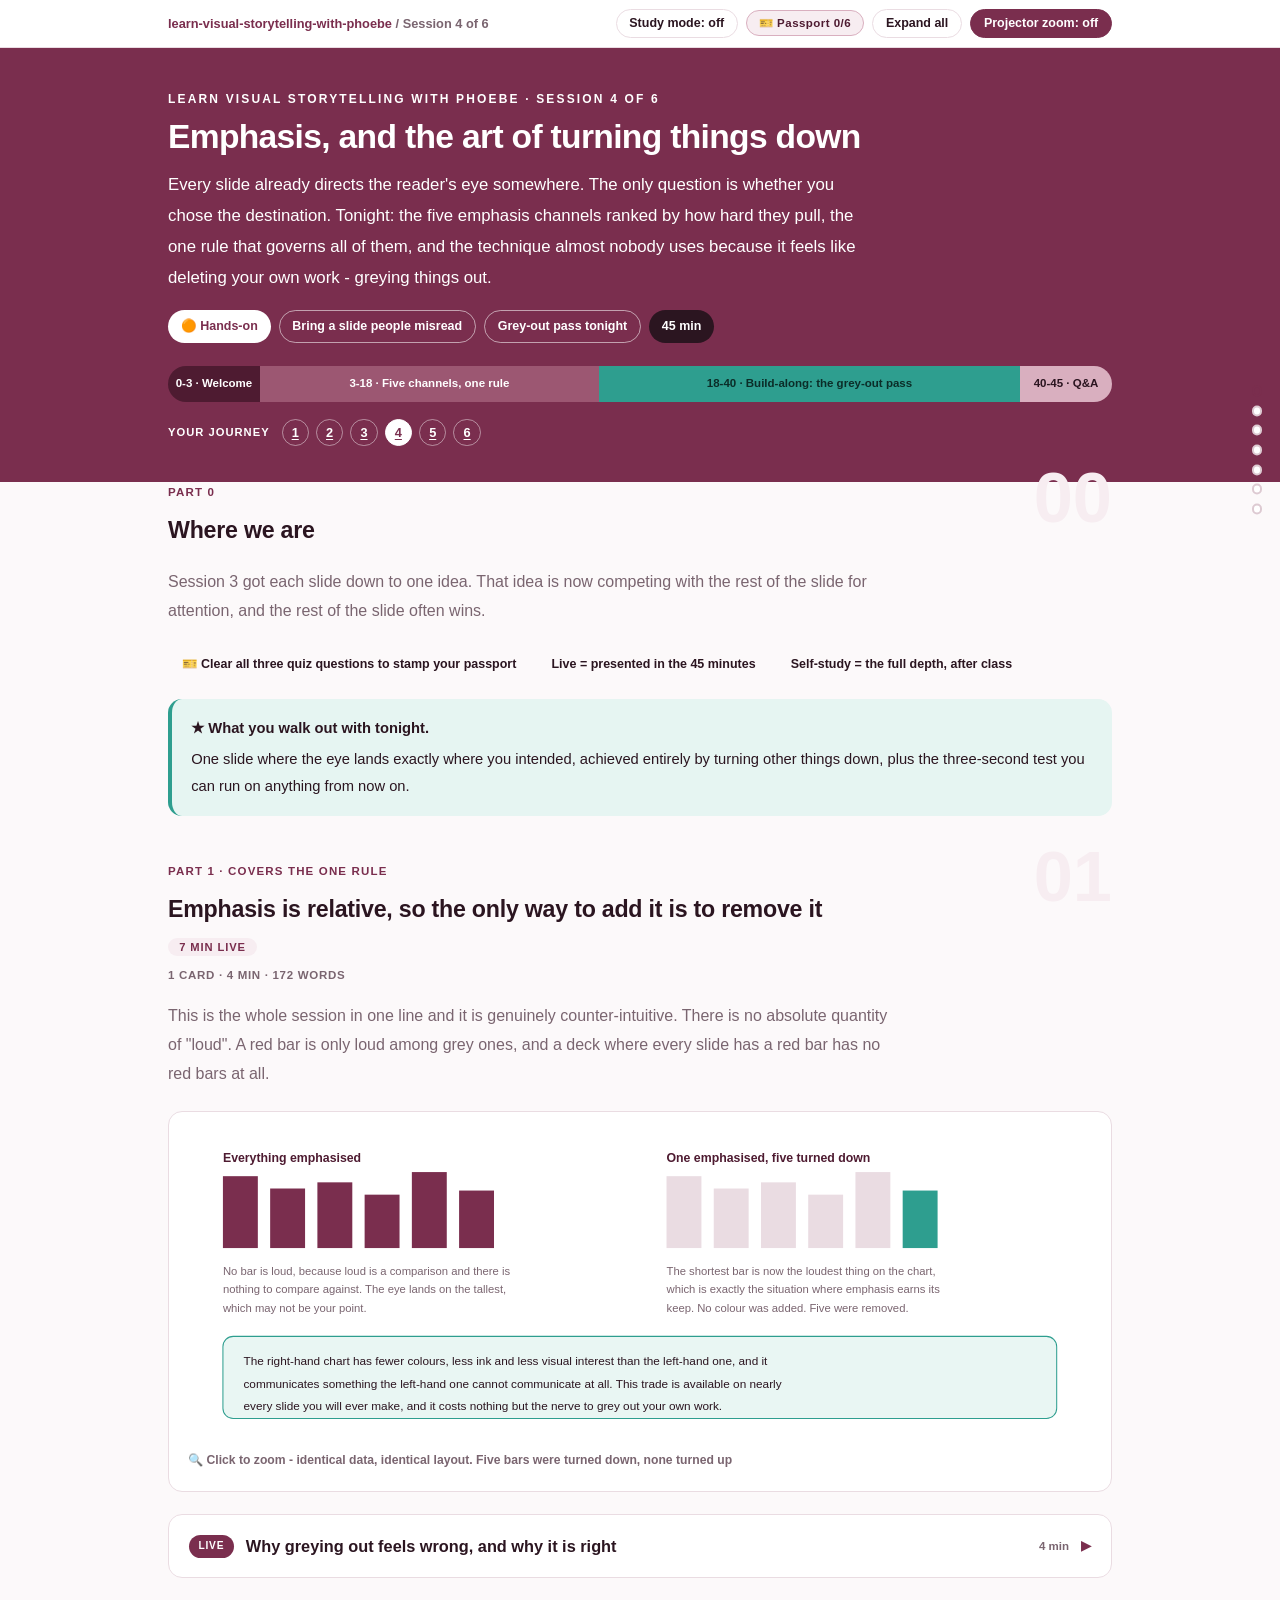
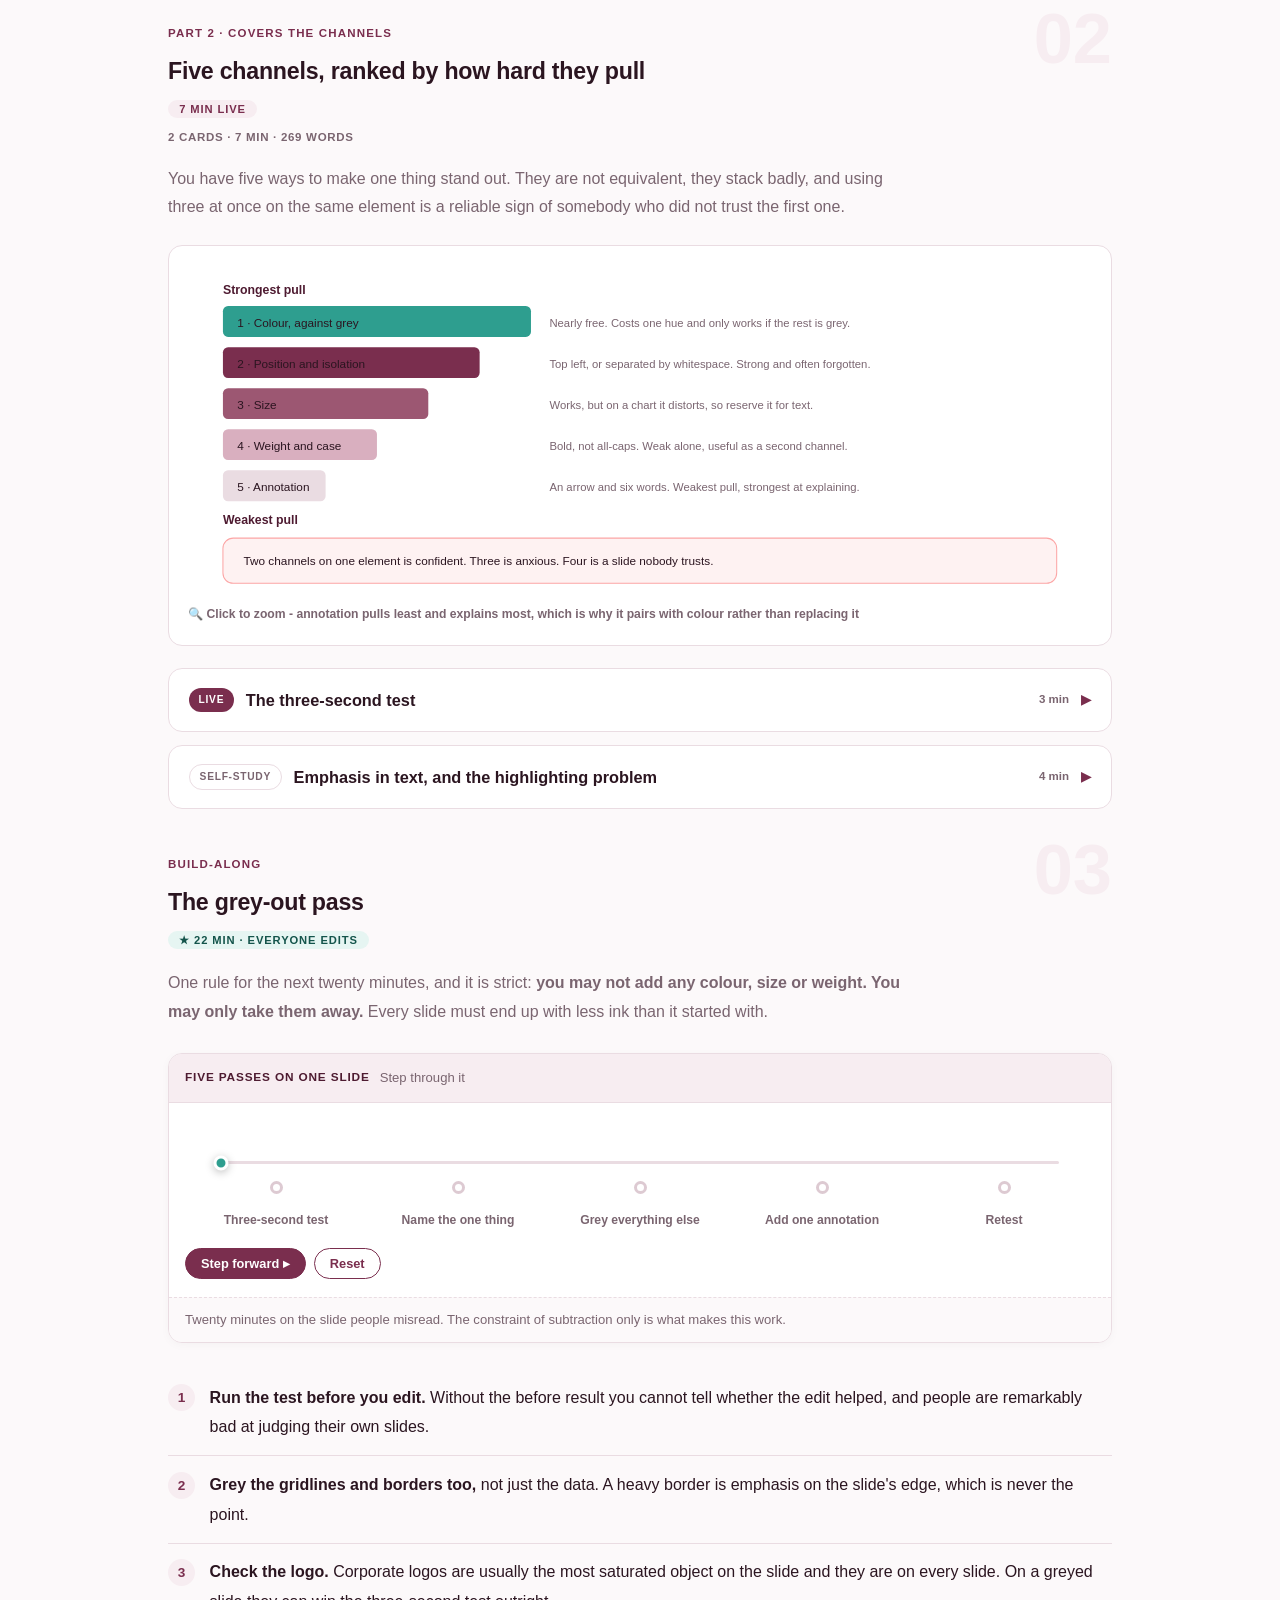
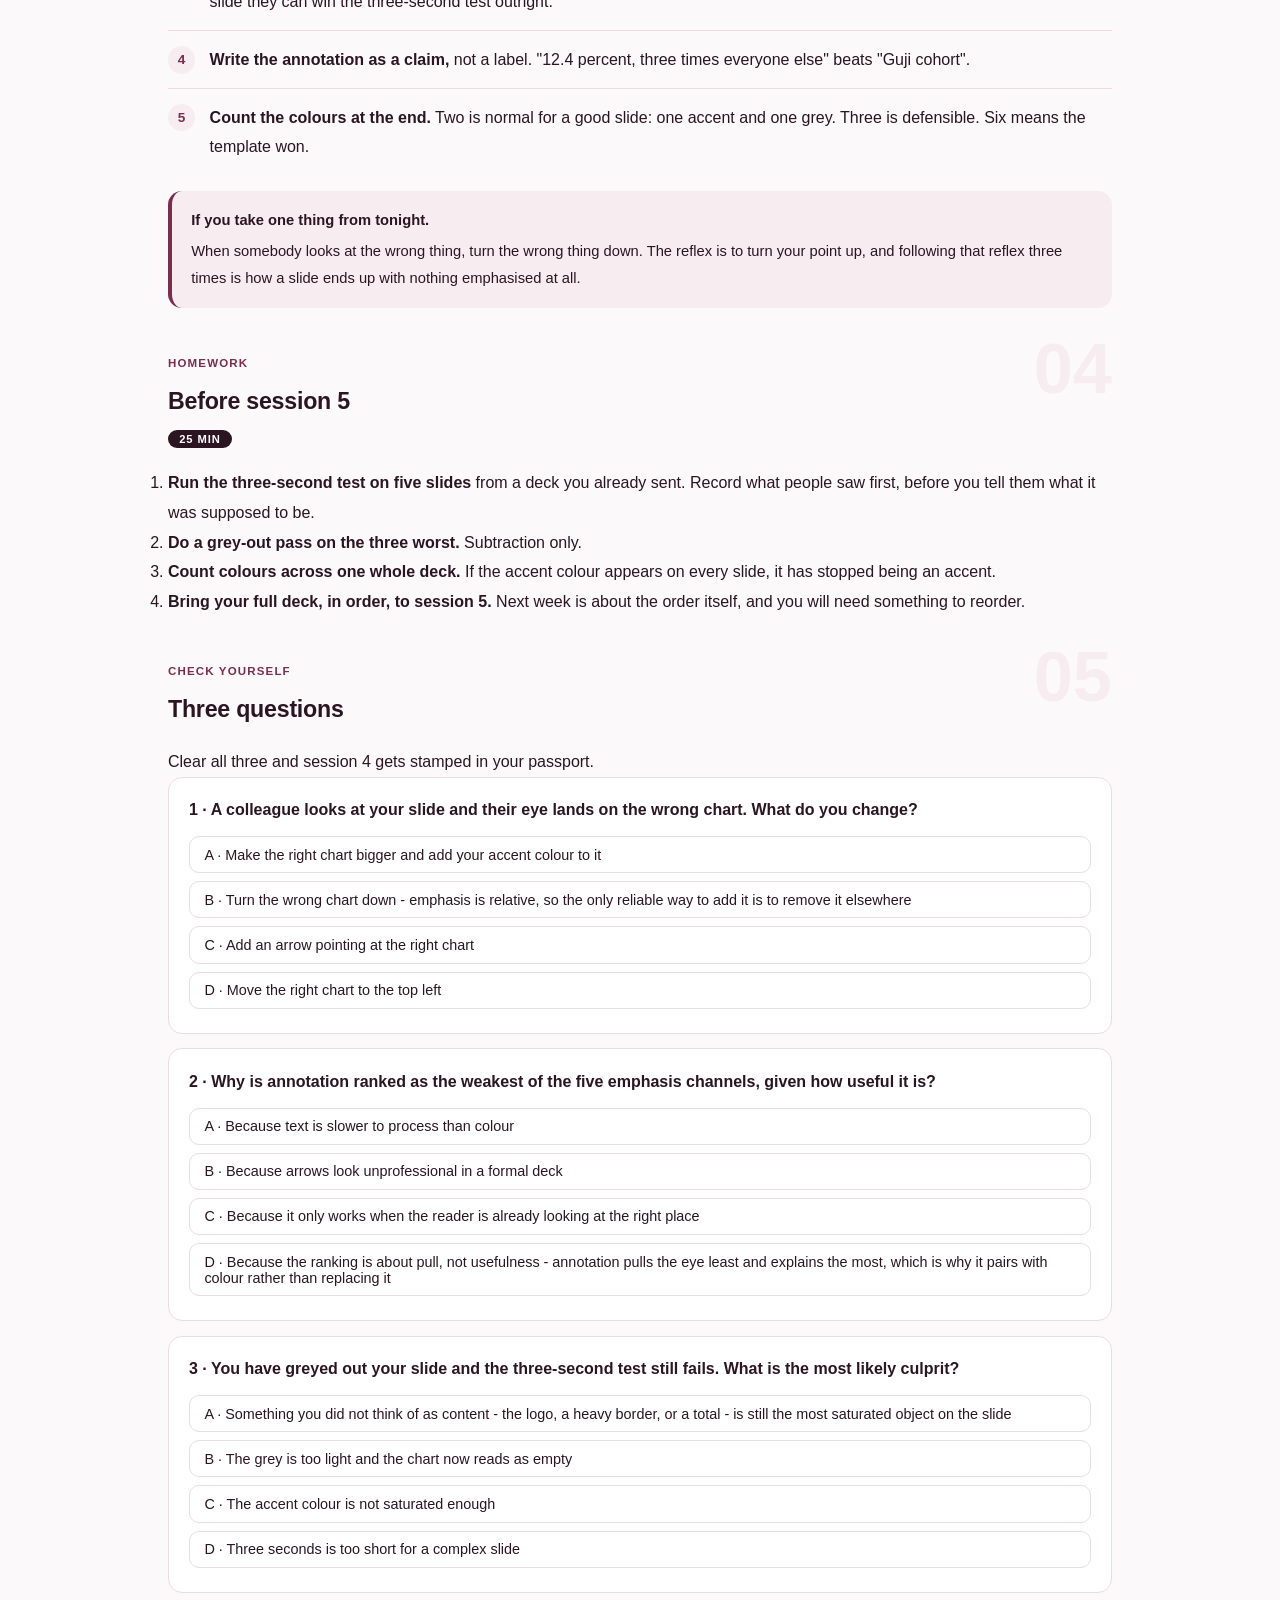
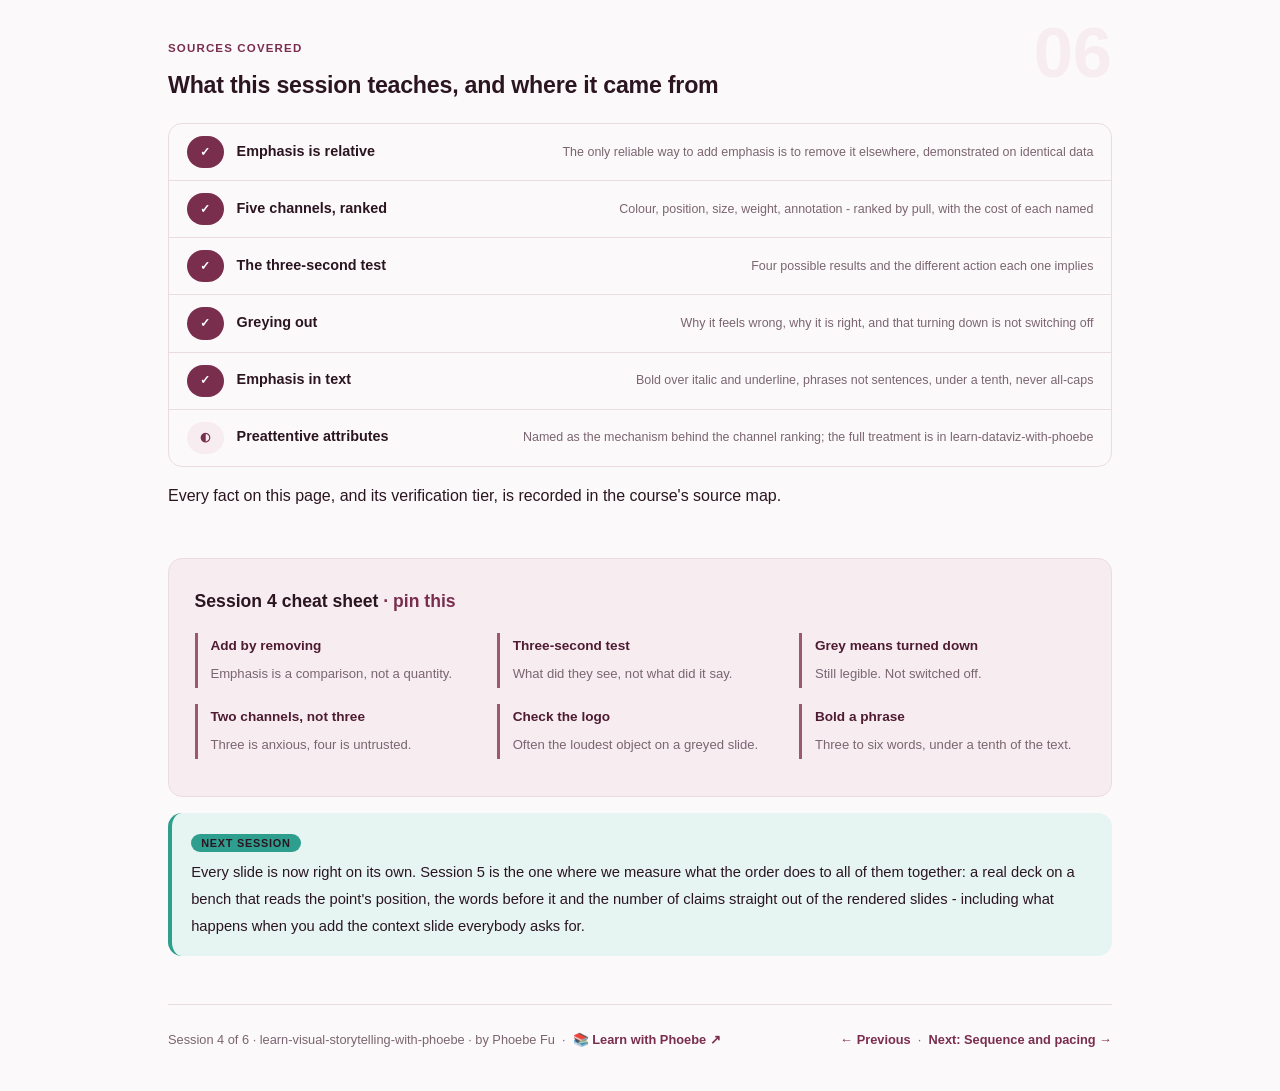
<file: courses/04-emphasis.html>
<!DOCTYPE html>
<html lang="en">
<head>
<meta charset="UTF-8">
<meta name="viewport" content="width=device-width, initial-scale=1.0">
<!-- social:start -->
<meta name="description" content="Session 4 of 6. Emphasis: one loud thing per visual, greying out as the most underused technique in the room, the five channels ranked by strength, and why adding emphasis usually means removing it elsewhere.">
<meta property="og:type" content="article">
<meta property="og:site_name" content="Learn with Phoebe">
<meta property="og:title" content="Emphasis - learn visual storytelling with phoebe">
<meta property="og:description" content="Session 4 of 6. If everything is important, nothing is.">
<meta property="og:url" content="https://phoebefu6.github.io/learn-visual-storytelling-with-phoebe/courses/04-emphasis.html">
<meta property="og:image" content="https://phoebefu6.github.io/learn-visual-storytelling-with-phoebe/assets/og-cover.png">
<meta property="og:image:width" content="1200">
<meta property="og:image:height" content="630">
<meta name="twitter:card" content="summary_large_image">
<meta name="twitter:title" content="Emphasis - learn visual storytelling with phoebe">
<meta name="twitter:description" content="Session 4 of 6. Greying out is the most underused technique in the room.">
<meta name="twitter:image" content="https://phoebefu6.github.io/learn-visual-storytelling-with-phoebe/assets/og-cover.png">
<!-- social:end -->
<title>Session 4 · Emphasis - learn visual storytelling with phoebe</title>
<link rel="stylesheet" href="../assets/style.css?v=24">
</head>
<body>

<div class="toolbar">
  <div class="wrap">
    <span class="crumb"><a href="../index.html">learn-visual-storytelling-with-phoebe</a> / Session 4 of 6</span>
    <button class="btn" id="toggle-all" type="button">Expand all</button>
    <button class="btn primary" id="zoom-toggle" type="button">Projector zoom: off</button>
  </div>
</div>

<header class="masthead">
  <div class="wrap">
    <div class="eyebrow">Learn Visual Storytelling with Phoebe · Session 4 of 6</div>
    <h1>Emphasis, and the art of turning things <span class="accent">down</span></h1>
    <p class="sub">Every slide already directs the reader's eye somewhere. The only question is whether you chose the destination. Tonight: the five emphasis channels ranked by how hard they pull, the one rule that governs all of them, and the technique almost nobody uses because it feels like deleting your own work - greying things out.</p>
    <div class="chip-row">
      <span class="chip level">🟠 Hands-on</span>
      <span class="chip audience">Bring a slide people misread</span>
      <span class="chip audience">Grey-out pass tonight</span>
      <span class="chip time">45 min</span>
    </div>
    <div class="agenda">
      <span class="a1" style="flex:1">0-3 · Welcome</span>
      <span class="a2" style="flex:4">3-18 · Five channels, one rule</span>
      <span class="a3" style="flex:5">18-40 · Build-along: the grey-out pass</span>
      <span class="a4" style="flex:1">40-45 · Q&amp;A</span>
    </div>
  </div>
</header>

<main class="wrap">

  <section class="section" id="intro">
    <div class="section-kicker">
      <span class="klabel">Part 0</span>
      <h2>Where we are</h2>
    </div>
    <p class="lede">Session 3 got each slide down to one idea. That idea is now competing with the rest of the slide for attention, and the rest of the slide often wins.</p>

    <div class="legend">
      <span class="pill">🎫 Clear all three quiz questions to stamp your passport</span>
      <span class="pill">Live = presented in the 45 minutes</span>
      <span class="pill">Self-study = the full depth, after class</span>
    </div>

    <div class="callout win">
      <p><strong>★ What you walk out with tonight.</strong> One slide where the eye lands exactly where you intended, achieved entirely by turning other things down, plus the three-second test you can run on anything from now on.</p>
    </div>
  </section>

  <section class="section" id="part-1">
    <div class="section-kicker">
      <span class="klabel">Part 1 · covers the one rule</span>
      <h2>Emphasis is relative, so the only way to add it is to remove it</h2>
      <span class="tag concept">7 min live</span>
    </div>
    <p class="lede">This is the whole session in one line and it is genuinely counter-intuitive. There is no absolute quantity of "loud". A red bar is only loud among grey ones, and a deck where every slide has a red bar has no red bars at all.</p>

    <figure class="zoomable">
      <svg viewBox="0 0 880 300" xmlns="http://www.w3.org/2000/svg" role="img" aria-label="The same bar chart with everything emphasised and with one bar emphasised, showing that emphasis is relative">
        <style>
          .s4aH { font: 800 12px Inter, sans-serif; fill: #4E1B31; }
          .s4aB { font: 400 11.5px Inter, sans-serif; fill: #2B1520; }
          .s4aN { font: 400 11px Inter, sans-serif; fill: #7A6570; }
        </style>

        <text class="s4aH" x="34" y="30">Everything emphasised</text>
        <rect x="34" y="44" width="34" height="70" fill="#7A2E4E"/>
        <rect x="80" y="56" width="34" height="58" fill="#7A2E4E"/>
        <rect x="126" y="50" width="34" height="64" fill="#7A2E4E"/>
        <rect x="172" y="62" width="34" height="52" fill="#7A2E4E"/>
        <rect x="218" y="40" width="34" height="74" fill="#7A2E4E"/>
        <rect x="264" y="58" width="34" height="56" fill="#7A2E4E"/>
        <text class="s4aN" x="34" y="140">No bar is loud, because loud is a comparison and there is</text>
        <text class="s4aN" x="34" y="158">nothing to compare against. The eye lands on the tallest,</text>
        <text class="s4aN" x="34" y="176">which may not be your point.</text>

        <text class="s4aH" x="466" y="30">One emphasised, five turned down</text>
        <rect x="466" y="44" width="34" height="70" fill="#EADCE2"/>
        <rect x="512" y="56" width="34" height="58" fill="#EADCE2"/>
        <rect x="558" y="50" width="34" height="64" fill="#EADCE2"/>
        <rect x="604" y="62" width="34" height="52" fill="#EADCE2"/>
        <rect x="650" y="40" width="34" height="74" fill="#EADCE2"/>
        <rect x="696" y="58" width="34" height="56" fill="#2E9E8F"/>
        <text class="s4aN" x="466" y="140">The shortest bar is now the loudest thing on the chart,</text>
        <text class="s4aN" x="466" y="158">which is exactly the situation where emphasis earns its</text>
        <text class="s4aN" x="466" y="176">keep. No colour was added. Five were removed.</text>

        <rect x="34" y="200" width="812" height="80" rx="10" fill="#E9F6F3" stroke="#2E9E8F"/>
        <text class="s4aB" x="54" y="228">The right-hand chart has fewer colours, less ink and less visual interest than the left-hand one, and it</text>
        <text class="s4aB" x="54" y="250">communicates something the left-hand one cannot communicate at all. This trade is available on nearly</text>
        <text class="s4aB" x="54" y="272">every slide you will ever make, and it costs nothing but the nerve to grey out your own work.</text>
      </svg>
      <figcaption>🔍 Click to zoom - identical data, identical layout. Five bars were turned down, none turned up</figcaption>
    </figure>

    <details class="card">
      <summary><span class="mode live">Live</span>Why greying out feels wrong, and why it is right<span class="mini">4 min</span><span class="caret">▶</span></summary>
      <div class="body">
        <p>People resist this more than any other technique in the course, and the resistance is worth naming rather than overriding.</p>
        <ul>
          <li><strong>It looks like you are hiding data.</strong> You are not - the greyed bars are fully present, labelled and readable. Nothing was removed. Compare that to the usual alternative, which is filtering them out of the chart entirely.</li>
          <li><strong>It looks unfinished.</strong> A chart in one colour plus grey reads as a draft to people used to categorical palettes. It reads as deliberate to anybody who has thought about it for ten seconds, and the second group includes everyone whose opinion changes the decision.</li>
          <li><strong>It feels like devaluing your work.</strong> The other five cohorts took the same effort as Guji. Greying them acknowledges they are not the point of this slide, which is a statement about this slide, not about the analysis.</li>
        </ul>
        <div class="callout tip">
          <p>The grey is not a neutral background colour. It should be a genuinely legible mid-grey that a reader can still read values from. Greying out means turning down, not switching off.</p>
        </div>
      </div>
    </details>
  </section>

  <section class="section" id="part-2">
    <div class="section-kicker">
      <span class="klabel">Part 2 · covers the channels</span>
      <h2>Five channels, ranked by how hard they pull</h2>
      <span class="tag concept">7 min live</span>
    </div>
    <p class="lede">You have five ways to make one thing stand out. They are not equivalent, they stack badly, and using three at once on the same element is a reliable sign of somebody who did not trust the first one.</p>

    <figure class="zoomable">
      <svg viewBox="0 0 880 320" xmlns="http://www.w3.org/2000/svg" role="img" aria-label="Five emphasis channels ranked from strongest to weakest with their costs">
        <style>
          .s4bH { font: 800 12px Inter, sans-serif; fill: #4E1B31; }
          .s4bB { font: 400 11.5px Inter, sans-serif; fill: #2B1520; }
          .s4bN { font: 400 11px Inter, sans-serif; fill: #7A6570; }
        </style>

        <text class="s4bH" x="34" y="28">Strongest pull</text>

        <rect x="34" y="40" width="300" height="30" rx="5" fill="#2E9E8F"/>
        <text class="s4bB" x="48" y="60" fill="#FFFFFF">1 · Colour, against grey</text>
        <text class="s4bN" x="352" y="60">Nearly free. Costs one hue and only works if the rest is grey.</text>

        <rect x="34" y="80" width="250" height="30" rx="5" fill="#7A2E4E"/>
        <text class="s4bB" x="48" y="100" fill="#FFFFFF">2 · Position and isolation</text>
        <text class="s4bN" x="352" y="100">Top left, or separated by whitespace. Strong and often forgotten.</text>

        <rect x="34" y="120" width="200" height="30" rx="5" fill="#9C5772"/>
        <text class="s4bB" x="48" y="140" fill="#FFFFFF">3 · Size</text>
        <text class="s4bN" x="352" y="140">Works, but on a chart it distorts, so reserve it for text.</text>

        <rect x="34" y="160" width="150" height="30" rx="5" fill="#D9AFBF"/>
        <text class="s4bB" x="48" y="180">4 · Weight and case</text>
        <text class="s4bN" x="352" y="180">Bold, not all-caps. Weak alone, useful as a second channel.</text>

        <rect x="34" y="200" width="100" height="30" rx="5" fill="#EADCE2"/>
        <text class="s4bB" x="48" y="220">5 · Annotation</text>
        <text class="s4bN" x="352" y="220">An arrow and six words. Weakest pull, strongest at explaining.</text>

        <text class="s4bH" x="34" y="252">Weakest pull</text>

        <rect x="34" y="266" width="812" height="44" rx="10" fill="#FEF2F2" stroke="#FCA5A5"/>
        <text class="s4bB" x="54" y="292" fill="#7f1d1d">Two channels on one element is confident. Three is anxious. Four is a slide nobody trusts.</text>
      </svg>
      <figcaption>🔍 Click to zoom - annotation pulls least and explains most, which is why it pairs with colour rather than replacing it</figcaption>
    </figure>

    <details class="card">
      <summary><span class="mode live">Live</span>The three-second test<span class="mini">3 min</span><span class="caret">▶</span></summary>
      <div class="body">
        <p>Show the slide to somebody for three seconds, take it away, and ask what they saw. Not what it said - what they saw first.</p>
        <ul>
          <li><strong>They name your point.</strong> Done. Stop editing.</li>
          <li><strong>They name something else.</strong> That thing is louder than your point. Turn it down rather than turning your point up, because turning up is how you end up with a slide where four things are shouting.</li>
          <li><strong>They name nothing in particular.</strong> Nothing is emphasised. This is the most common result on a slide made from a default template, and it means the reader is doing all the work.</li>
          <li><strong>They name the title.</strong> Also fine, if the title is a takeaway from session 3. A reader who reads the title and stops has still got your point.</li>
        </ul>
      </div>
    </details>

    <details class="card">
      <summary><span class="mode self">Self-study</span>Emphasis in text, and the highlighting problem<span class="mini">4 min</span><span class="caret">▶</span></summary>
      <div class="body">
        <ul>
          <li><strong>Bold, not italic, not underline.</strong> Italic is for terms and titles and is weak at pulling the eye. Underline means link on any screen, and always will.</li>
          <li><strong>Bold a phrase, not a sentence.</strong> A bolded sentence is a sentence in a different font. Three to six words is the range where bold does anything.</li>
          <li><strong>Under a tenth of the text.</strong> Past that the bold becomes the baseline and the unbolded text starts to read as the emphasis, which is a genuinely disorienting effect to produce by accident.</li>
          <li><strong>Never all-caps for emphasis.</strong> It removes word shape, which is what fast readers use, so it is simultaneously louder and slower to read.</li>
        </ul>
        <p>The same rule as everywhere else in this session: the amount of emphasis in a document is fixed at roughly one thing per view, and every additional bold phrase divides it.</p>
      </div>
    </details>
  </section>

  <section class="section" id="demo-1">
    <div class="section-kicker">
      <span class="klabel">Build-along</span>
      <h2>The grey-out pass</h2>
      <span class="tag demo">★ 22 min · everyone edits</span>
    </div>
    <p class="lede">One rule for the next twenty minutes, and it is strict: <strong>you may not add any colour, size or weight. You may only take them away.</strong> Every slide must end up with less ink than it started with.</p>

    <div class="tick" data-stages="Three-second test|Name the one thing|Grey everything else|Add one annotation|Retest" data-title="Five passes on one slide" data-foot="Twenty minutes on the slide people misread. The constraint of subtraction only is what makes this work.">
      <p class="tick-note" data-stage="0"><b>Three-second test</b> on the slide as it stands. Get a neighbour to tell you what they saw first. Write it down before you change anything.</p>
      <p class="tick-note" data-stage="1"><b>Name the one thing.</b> Write, in the margin, the single element the eye should land on. One element, not two. If you cannot pick, session 3 is not finished for this slide.</p>
      <p class="tick-note" data-stage="2"><b>Grey everything else.</b> Every other bar, line, box and label goes to a legible mid-grey. Turned down, not switched off - values must still be readable.</p>
      <p class="tick-note" data-stage="3"><b>Add one annotation.</b> An arrow and up to eight words on the one thing. This is the only addition permitted tonight, and it is the channel that explains rather than merely pointing.</p>
      <p class="tick-note" data-stage="4"><b>Retest.</b> Three seconds, a different neighbour. If they still name the wrong thing, something is still loud that you did not notice - usually a logo, a heavy border, or a total.</p>
    </div>

    <div class="steps">
      <div class="step"><p><strong>Run the test before you edit.</strong> Without the before result you cannot tell whether the edit helped, and people are remarkably bad at judging their own slides.</p></div>
      <div class="step"><p><strong>Grey the gridlines and borders too,</strong> not just the data. A heavy border is emphasis on the slide's edge, which is never the point.</p></div>
      <div class="step"><p><strong>Check the logo.</strong> Corporate logos are usually the most saturated object on the slide and they are on every slide. On a greyed slide they can win the three-second test outright.</p></div>
      <div class="step"><p><strong>Write the annotation as a claim,</strong> not a label. "12.4 percent, three times everyone else" beats "Guji cohort".</p></div>
      <div class="step"><p><strong>Count the colours at the end.</strong> Two is normal for a good slide: one accent and one grey. Three is defensible. Six means the template won.</p></div>
    </div>

    <div class="callout tip">
      <p><strong>If you take one thing from tonight.</strong> When somebody looks at the wrong thing, turn the wrong thing down. The reflex is to turn your point up, and following that reflex three times is how a slide ends up with nothing emphasised at all.</p>
    </div>
  </section>

  <section class="section" id="exercise">
    <div class="section-kicker">
      <span class="klabel">Homework</span>
      <h2>Before session 5</h2>
      <span class="tag exercise">25 min</span>
    </div>
    <ol>
      <li><strong>Run the three-second test on five slides</strong> from a deck you already sent. Record what people saw first, before you tell them what it was supposed to be.</li>
      <li><strong>Do a grey-out pass on the three worst.</strong> Subtraction only.</li>
      <li><strong>Count colours across one whole deck.</strong> If the accent colour appears on every slide, it has stopped being an accent.</li>
      <li><strong>Bring your full deck, in order, to session 5.</strong> Next week is about the order itself, and you will need something to reorder.</li>
    </ol>
  </section>

  <section class="section" id="quiz">
    <div class="section-kicker">
      <span class="klabel">Check yourself</span>
      <h2>Three questions</h2>
    </div>
    <p>Clear all three and session 4 gets stamped in your passport.</p>

    <div class="quiz-q" data-answer="1">
      <p class="qtext">1 · A colleague looks at your slide and their eye lands on the wrong chart. What do you change?</p>
      <button class="qopt" type="button">A · Make the right chart bigger and add your accent colour to it</button>
      <button class="qopt" type="button">B · Turn the wrong chart down - emphasis is relative, so the only reliable way to add it is to remove it elsewhere</button>
      <button class="qopt" type="button">C · Add an arrow pointing at the right chart</button>
      <button class="qopt" type="button">D · Move the right chart to the top left</button>
      <p class="qwhy">C and D are real channels and either might help, but both are additions, and the reflex to add is what produces slides where four things compete. Turning the distraction down is cheaper, more reliable, and does not accumulate: do it three times and the slide gets quieter, whereas adding three times makes it louder and no clearer.</p>
    </div>

    <div class="quiz-q" data-answer="3">
      <p class="qtext">2 · Why is annotation ranked as the weakest of the five emphasis channels, given how useful it is?</p>
      <button class="qopt" type="button">A · Because text is slower to process than colour</button>
      <button class="qopt" type="button">B · Because arrows look unprofessional in a formal deck</button>
      <button class="qopt" type="button">C · Because it only works when the reader is already looking at the right place</button>
      <button class="qopt" type="button">D · Because the ranking is about pull, not usefulness - annotation pulls the eye least and explains the most, which is why it pairs with colour rather than replacing it</button>
      <p class="qwhy">The ranking measures one thing only: how hard the channel pulls attention. Annotation is last on that measure and first on explanation, which is a different axis. That is exactly why the build-along uses colour to pull and annotation to explain, rather than choosing between them.</p>
    </div>

    <div class="quiz-q" data-answer="0">
      <p class="qtext">3 · You have greyed out your slide and the three-second test still fails. What is the most likely culprit?</p>
      <button class="qopt" type="button">A · Something you did not think of as content - the logo, a heavy border, or a total - is still the most saturated object on the slide</button>
      <button class="qopt" type="button">B · The grey is too light and the chart now reads as empty</button>
      <button class="qopt" type="button">C · The accent colour is not saturated enough</button>
      <button class="qopt" type="button">D · Three seconds is too short for a complex slide</button>
      <p class="qwhy">Greying out is usually applied to the data and stops there. Corporate logos are typically the most saturated object in the entire template and they appear on every slide, so on a properly greyed slide they can win outright. B is a real failure mode but produces a different symptom, and C is the reflex this session exists to break.</p>
    </div>

    <p class="quiz-score"></p>
  </section>

  <section class="section" id="official">
    <div class="section-kicker">
      <span class="klabel">Sources covered</span>
      <h2>What this session teaches, and where it came from</h2>
    </div>
    <div class="covered">
      <div class="covered-row"><span class="status pill solid">✓</span><span class="name">Emphasis is relative</span><span class="note">The only reliable way to add emphasis is to remove it elsewhere, demonstrated on identical data</span></div>
      <div class="covered-row"><span class="status pill solid">✓</span><span class="name">Five channels, ranked</span><span class="note">Colour, position, size, weight, annotation - ranked by pull, with the cost of each named</span></div>
      <div class="covered-row"><span class="status pill solid">✓</span><span class="name">The three-second test</span><span class="note">Four possible results and the different action each one implies</span></div>
      <div class="covered-row"><span class="status pill solid">✓</span><span class="name">Greying out</span><span class="note">Why it feels wrong, why it is right, and that turning down is not switching off</span></div>
      <div class="covered-row"><span class="status pill solid">✓</span><span class="name">Emphasis in text</span><span class="note">Bold over italic and underline, phrases not sentences, under a tenth, never all-caps</span></div>
      <div class="covered-row"><span class="status pill light">◐</span><span class="name">Preattentive attributes</span><span class="note">Named as the mechanism behind the channel ranking; the full treatment is in learn-dataviz-with-phoebe</span></div>
    </div>
    <p class="mono" style="margin-top:14px">Every fact on this page, and its verification tier, is recorded in the course's source map.</p>
  </section>

  <section class="cheat" id="cheatsheet">
    <h3>Session 4 cheat sheet <span>· pin this</span></h3>
    <div class="grid-2">
      <div class="cheat-item"><b>Add by removing</b><span>Emphasis is a comparison, not a quantity.</span></div>
      <div class="cheat-item"><b>Three-second test</b><span>What did they see, not what did it say.</span></div>
      <div class="cheat-item"><b>Grey means turned down</b><span>Still legible. Not switched off.</span></div>
      <div class="cheat-item"><b>Two channels, not three</b><span>Three is anxious, four is untrusted.</span></div>
      <div class="cheat-item"><b>Check the logo</b><span>Often the loudest object on a greyed slide.</span></div>
      <div class="cheat-item"><b>Bold a phrase</b><span>Three to six words, under a tenth of the text.</span></div>
    </div>
  </section>

  <div class="callout next">
    <span class="nx-pill">Next session</span>
    <p>Every slide is now right on its own. Session 5 is the one where we measure what the order does to all of them together: a real deck on a bench that reads the point's position, the words before it and the number of claims straight out of the rendered slides - including what happens when you add the context slide everybody asks for.</p>
  </div>

  <footer class="pagefoot">
    <span>Session 4 of 6 · learn-visual-storytelling-with-phoebe · by Phoebe Fu &nbsp;·&nbsp; 📚 <a href="https://phoebefu6.github.io/learn-with-phoebe/">Learn with Phoebe ↗</a></span>
    <span><a href="03-one-idea-per-visual.html">← Previous</a> &nbsp;·&nbsp; <a href="05-sequence-and-pacing.html">Next: Sequence and pacing →</a></span>
  </footer>

</main>

<script src="../assets/app.js?v=22"></script>
</body>
</html>
</file>
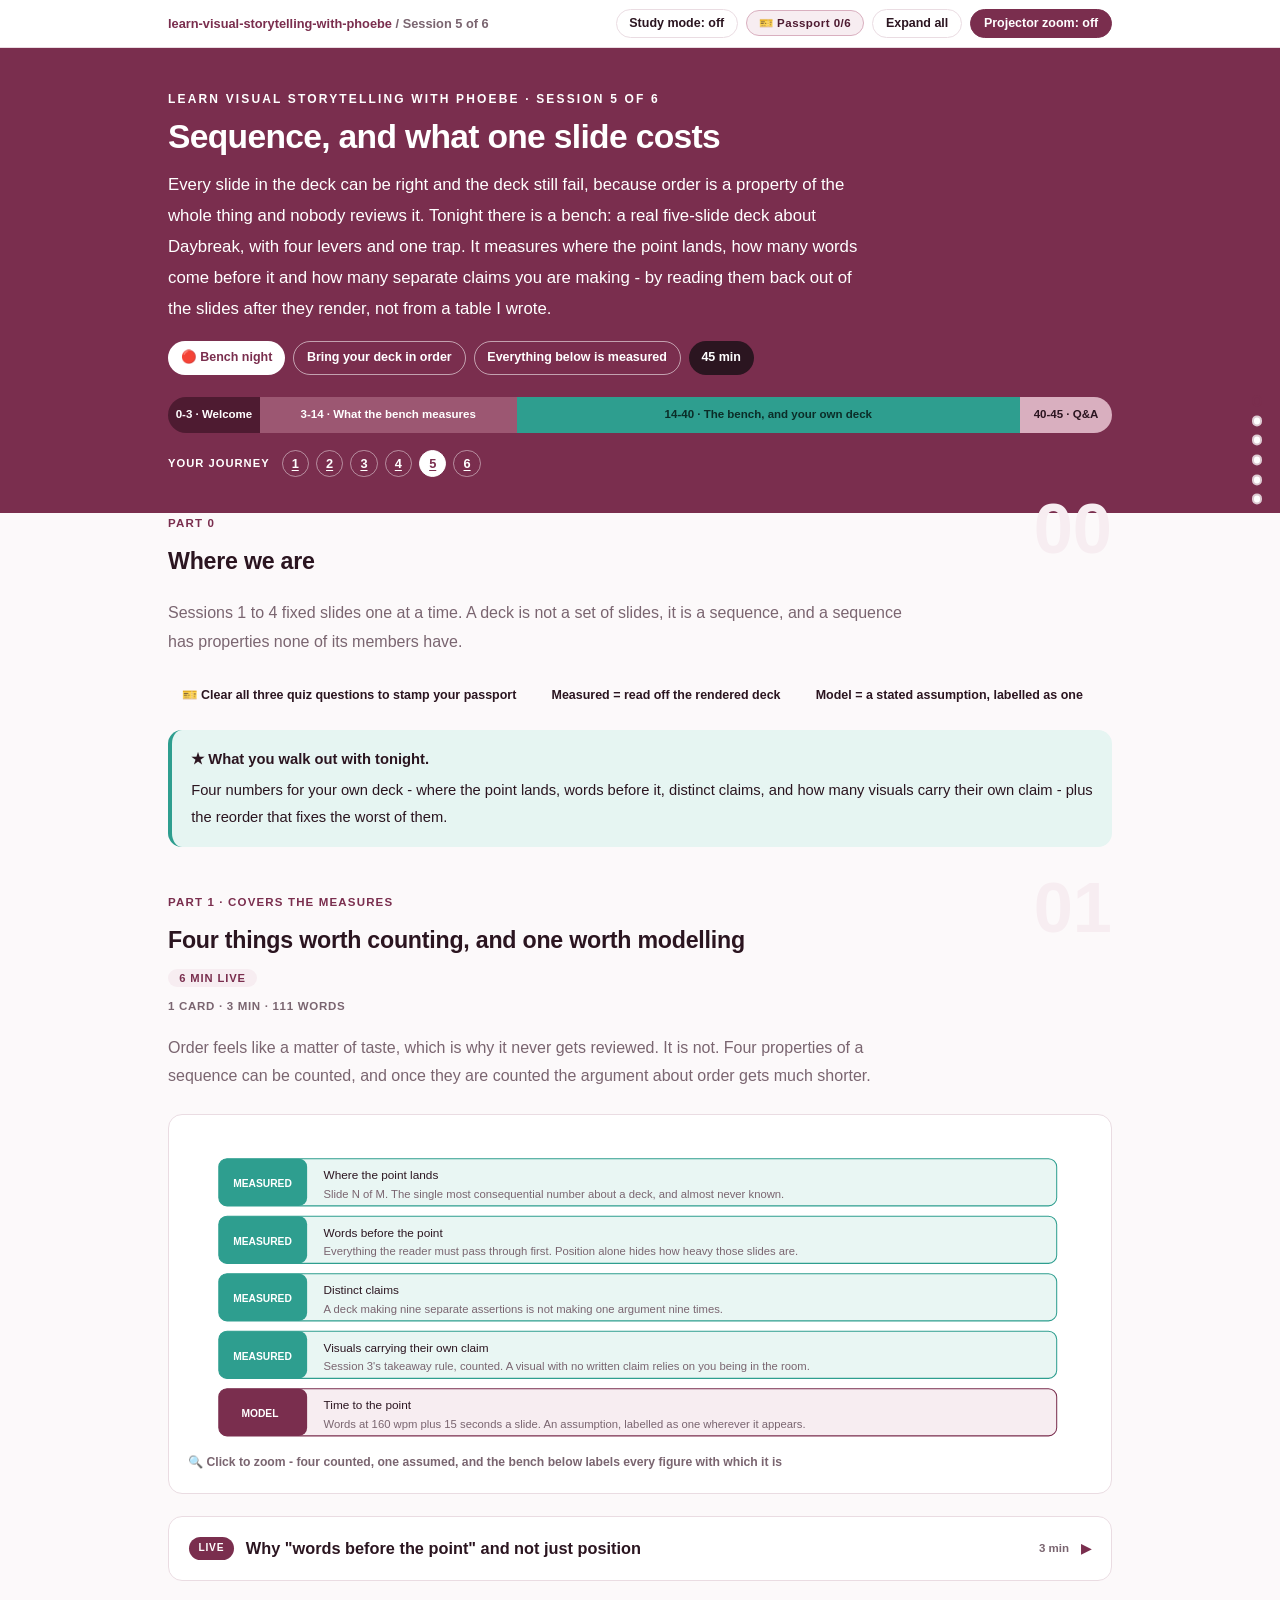
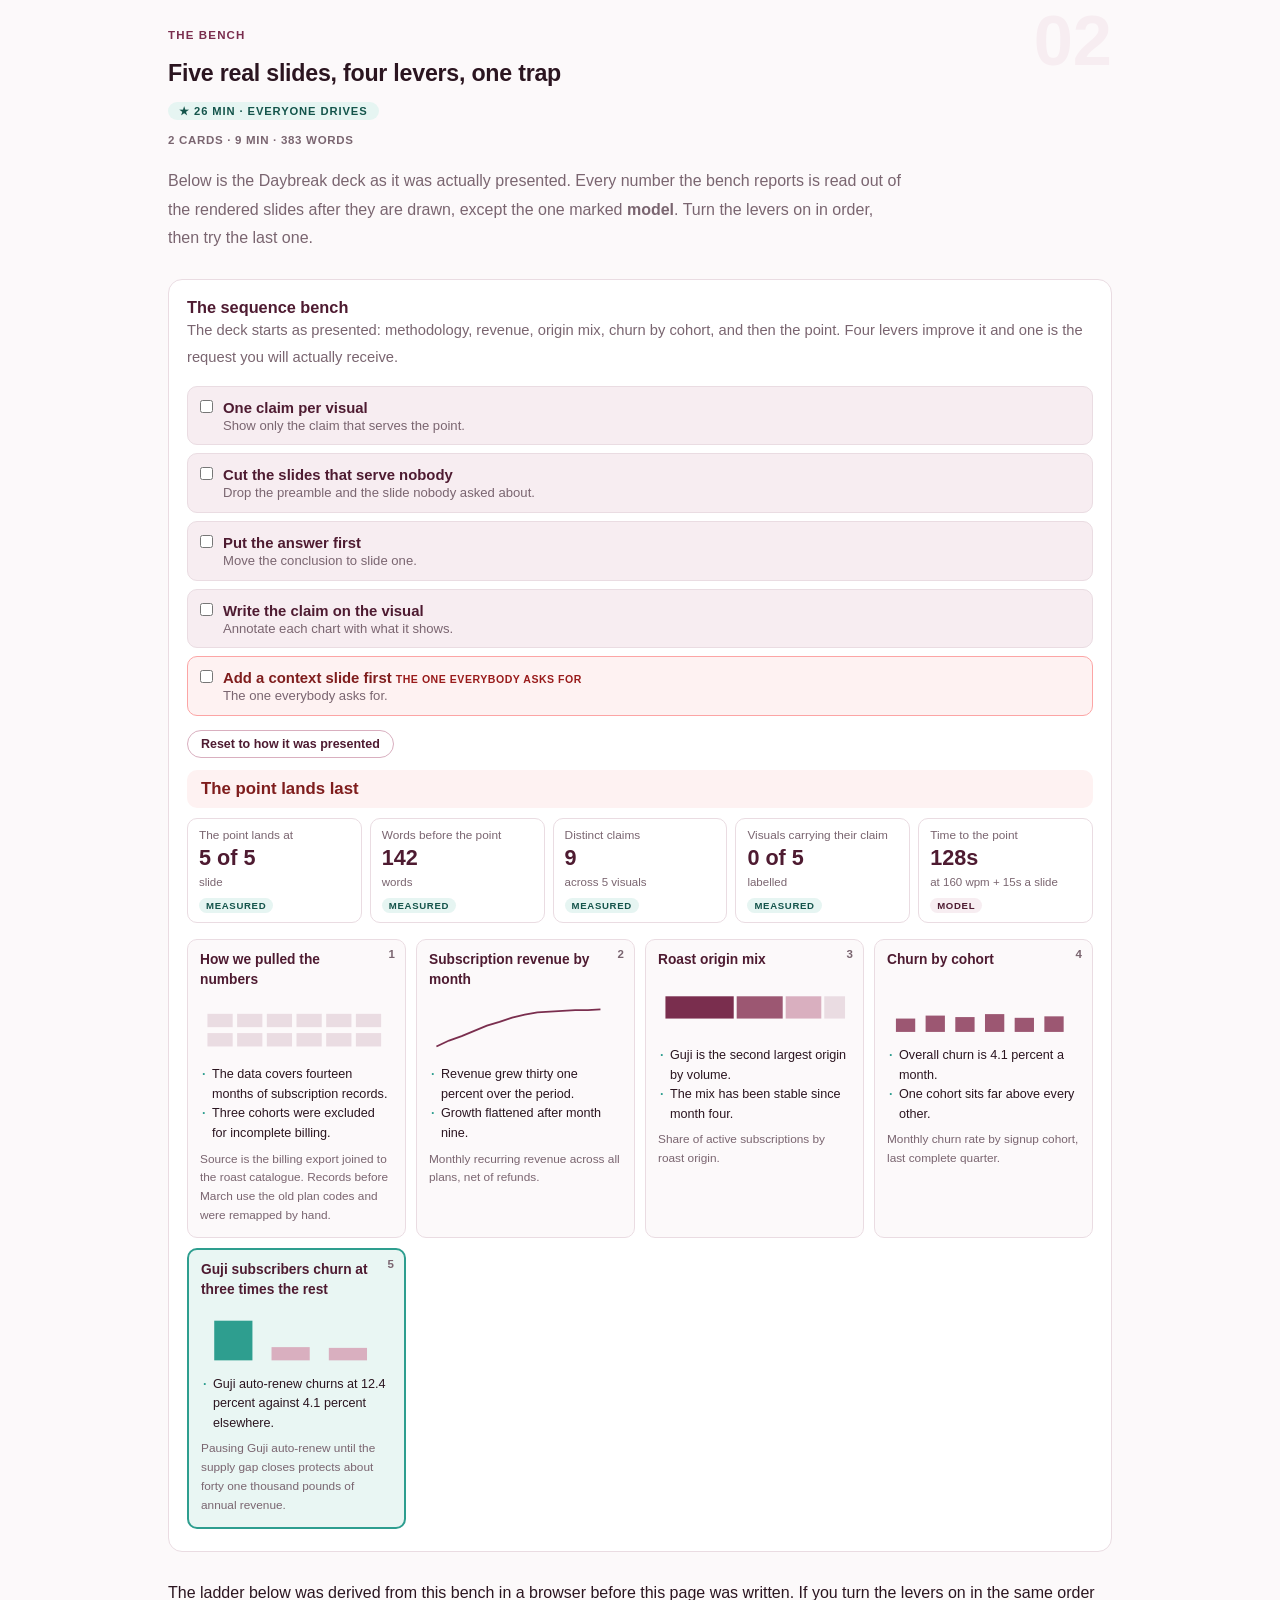
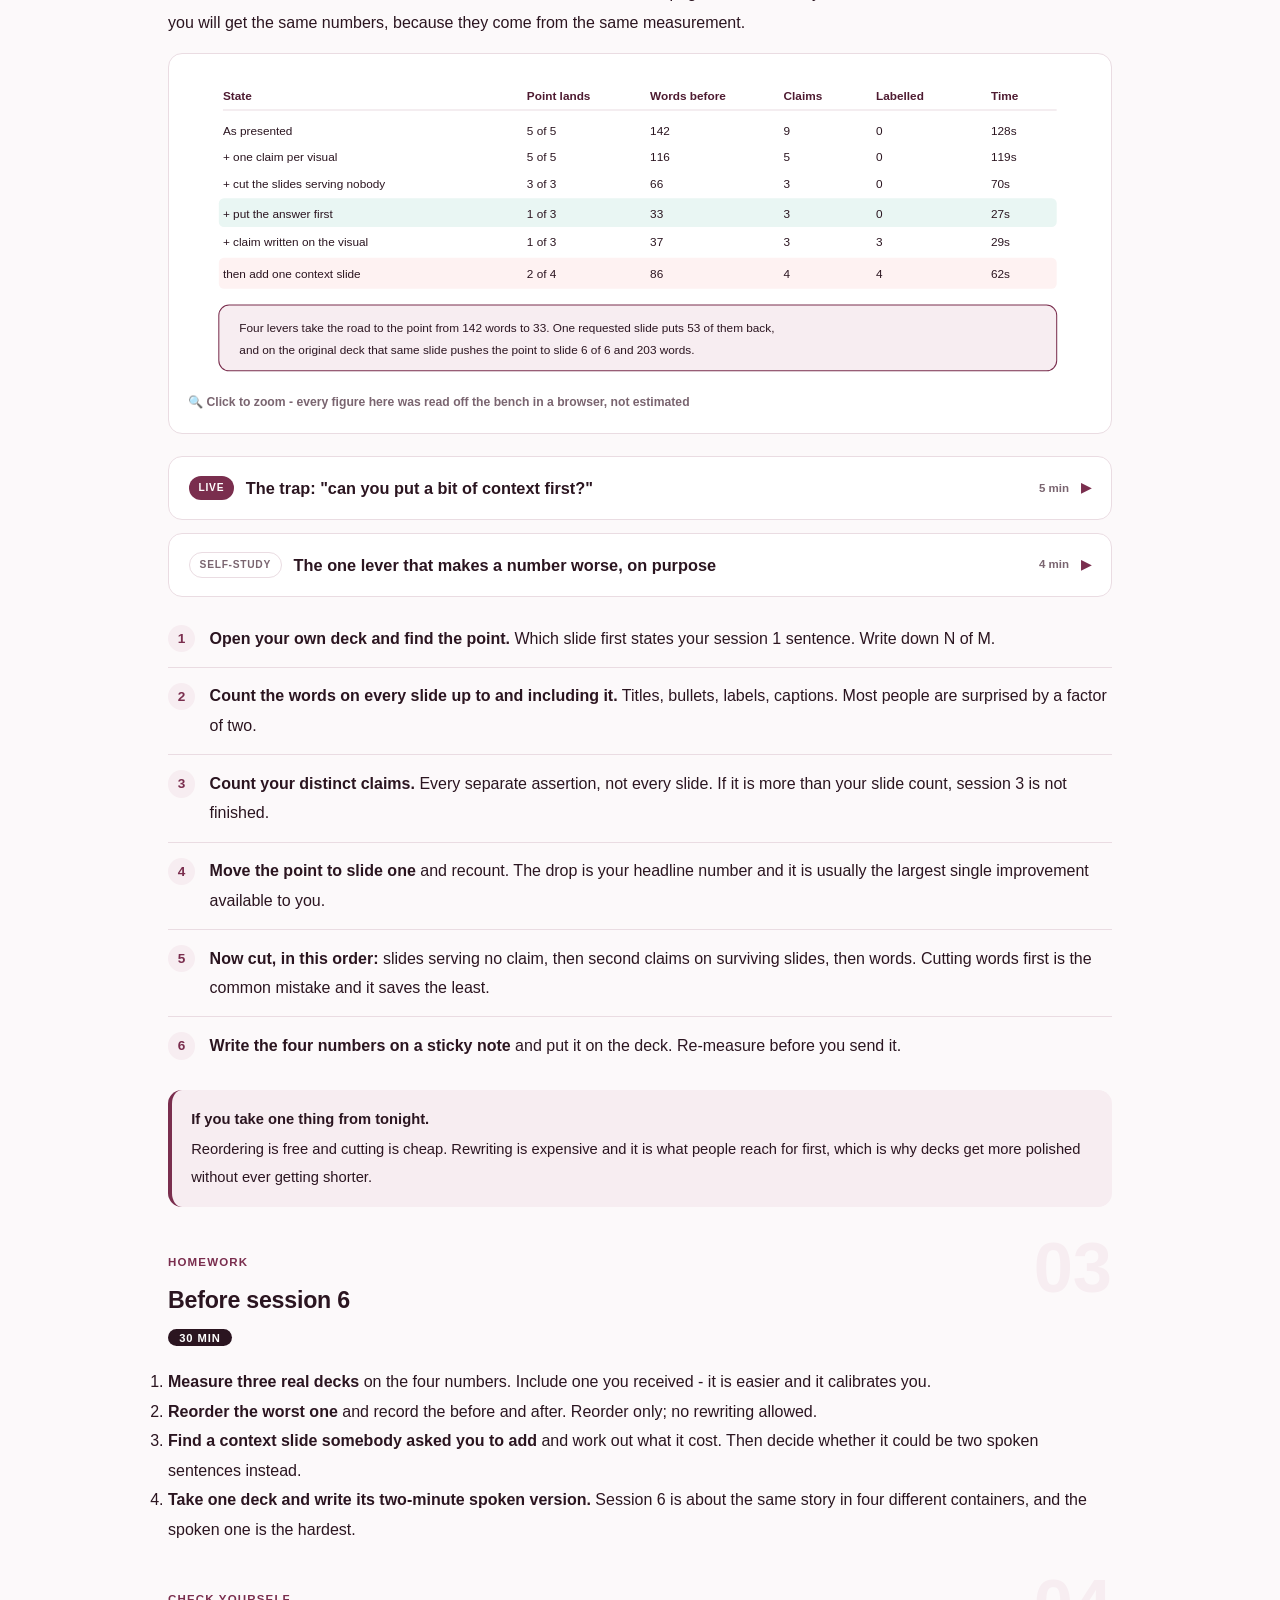
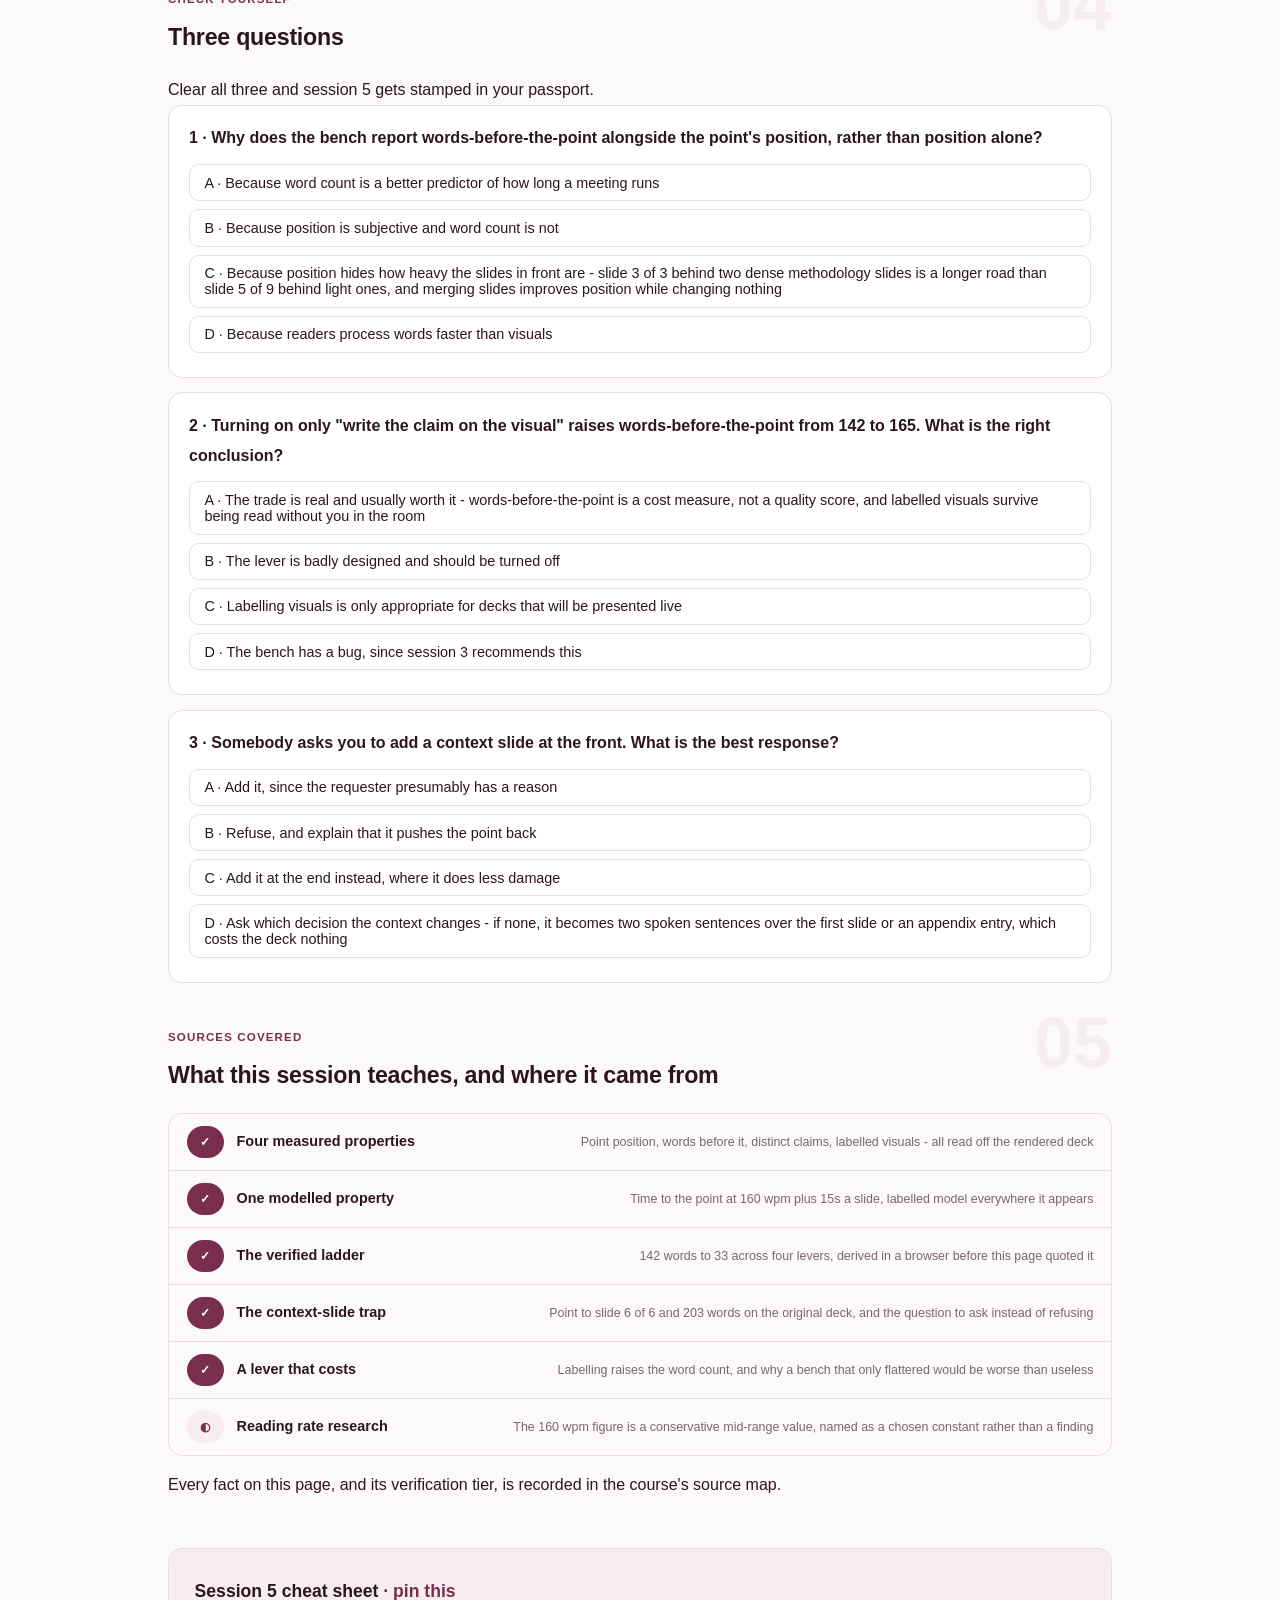
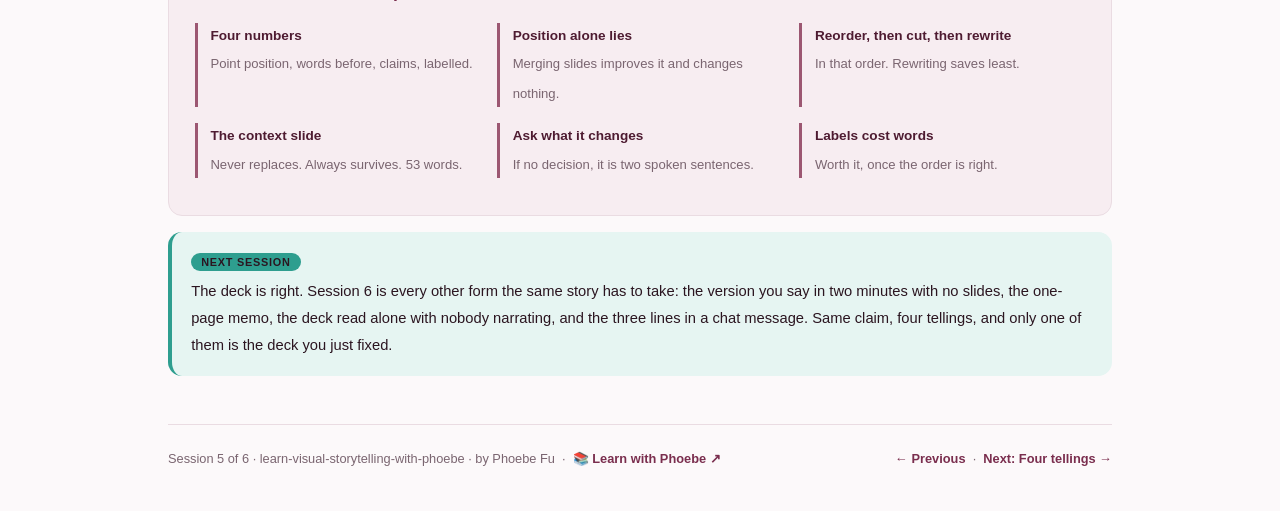
<file: courses/05-sequence-and-pacing.html>
<!DOCTYPE html>
<html lang="en">
<head>
<meta charset="UTF-8">
<meta name="viewport" content="width=device-width, initial-scale=1.0">
<!-- social:start -->
<meta name="description" content="Session 5 of 6. The sequence bench: a real five-slide deck whose point position, words-before-the-point and claim count are measured off the rendered slides, including what one context slide costs.">
<meta property="og:type" content="article">
<meta property="og:site_name" content="Learn with Phoebe">
<meta property="og:title" content="Sequence and pacing - learn visual storytelling with phoebe">
<meta property="og:description" content="Session 5 of 6. One context slide moves the point from slide 1 to slide 6.">
<meta property="og:url" content="https://phoebefu6.github.io/learn-visual-storytelling-with-phoebe/courses/05-sequence-and-pacing.html">
<meta property="og:image" content="https://phoebefu6.github.io/learn-visual-storytelling-with-phoebe/assets/og-cover.png">
<meta property="og:image:width" content="1200">
<meta property="og:image:height" content="630">
<meta name="twitter:card" content="summary_large_image">
<meta name="twitter:title" content="Sequence and pacing - learn visual storytelling with phoebe">
<meta name="twitter:description" content="Session 5 of 6. A bench that measures what the order costs.">
<meta name="twitter:image" content="https://phoebefu6.github.io/learn-visual-storytelling-with-phoebe/assets/og-cover.png">
<!-- social:end -->
<title>Session 5 · Sequence and pacing - learn visual storytelling with phoebe</title>
<link rel="stylesheet" href="../assets/style.css?v=24">
</head>
<body>

<div class="toolbar">
  <div class="wrap">
    <span class="crumb"><a href="../index.html">learn-visual-storytelling-with-phoebe</a> / Session 5 of 6</span>
    <button class="btn" id="toggle-all" type="button">Expand all</button>
    <button class="btn primary" id="zoom-toggle" type="button">Projector zoom: off</button>
  </div>
</div>

<header class="masthead">
  <div class="wrap">
    <div class="eyebrow">Learn Visual Storytelling with Phoebe · Session 5 of 6</div>
    <h1>Sequence, and what one slide <span class="accent">costs</span></h1>
    <p class="sub">Every slide in the deck can be right and the deck still fail, because order is a property of the whole thing and nobody reviews it. Tonight there is a bench: a real five-slide deck about Daybreak, with four levers and one trap. It measures where the point lands, how many words come before it and how many separate claims you are making - by reading them back out of the slides after they render, not from a table I wrote.</p>
    <div class="chip-row">
      <span class="chip level">🔴 Bench night</span>
      <span class="chip audience">Bring your deck in order</span>
      <span class="chip audience">Everything below is measured</span>
      <span class="chip time">45 min</span>
    </div>
    <div class="agenda">
      <span class="a1" style="flex:1">0-3 · Welcome</span>
      <span class="a2" style="flex:3">3-14 · What the bench measures</span>
      <span class="a3" style="flex:6">14-40 · The bench, and your own deck</span>
      <span class="a4" style="flex:1">40-45 · Q&amp;A</span>
    </div>
  </div>
</header>

<main class="wrap">

  <section class="section" id="intro">
    <div class="section-kicker">
      <span class="klabel">Part 0</span>
      <h2>Where we are</h2>
    </div>
    <p class="lede">Sessions 1 to 4 fixed slides one at a time. A deck is not a set of slides, it is a sequence, and a sequence has properties none of its members have.</p>

    <div class="legend">
      <span class="pill">🎫 Clear all three quiz questions to stamp your passport</span>
      <span class="pill">Measured = read off the rendered deck</span>
      <span class="pill">Model = a stated assumption, labelled as one</span>
    </div>

    <div class="callout win">
      <p><strong>★ What you walk out with tonight.</strong> Four numbers for your own deck - where the point lands, words before it, distinct claims, and how many visuals carry their own claim - plus the reorder that fixes the worst of them.</p>
    </div>
  </section>

  <section class="section" id="part-1">
    <div class="section-kicker">
      <span class="klabel">Part 1 · covers the measures</span>
      <h2>Four things worth counting, and one worth modelling</h2>
      <span class="tag concept">6 min live</span>
    </div>
    <p class="lede">Order feels like a matter of taste, which is why it never gets reviewed. It is not. Four properties of a sequence can be counted, and once they are counted the argument about order gets much shorter.</p>

    <figure class="zoomable">
      <svg viewBox="0 0 880 300" xmlns="http://www.w3.org/2000/svg" role="img" aria-label="The four measured properties of a deck sequence and the one modelled one, with what each reveals">
        <style>
          .s5aH { font: 800 12px Inter, sans-serif; fill: #4E1B31; }
          .s5aB { font: 400 11.5px Inter, sans-serif; fill: #2B1520; }
          .s5aN { font: 400 11px Inter, sans-serif; fill: #7A6570; }
          .s5aW { font: 800 10px Inter, sans-serif; fill: #FFFFFF; }
        </style>

        <rect x="30" y="24" width="816" height="46" rx="8" fill="#E9F6F3" stroke="#2E9E8F"/>
        <rect x="30" y="24" width="86" height="46" rx="8" fill="#2E9E8F"/>
        <text class="s5aW" x="44" y="52">MEASURED</text>
        <text class="s5aB" x="132" y="44">Where the point lands</text>
        <text class="s5aN" x="132" y="62">Slide N of M. The single most consequential number about a deck, and almost never known.</text>

        <rect x="30" y="80" width="816" height="46" rx="8" fill="#E9F6F3" stroke="#2E9E8F"/>
        <rect x="30" y="80" width="86" height="46" rx="8" fill="#2E9E8F"/>
        <text class="s5aW" x="44" y="108">MEASURED</text>
        <text class="s5aB" x="132" y="100">Words before the point</text>
        <text class="s5aN" x="132" y="118">Everything the reader must pass through first. Position alone hides how heavy those slides are.</text>

        <rect x="30" y="136" width="816" height="46" rx="8" fill="#E9F6F3" stroke="#2E9E8F"/>
        <rect x="30" y="136" width="86" height="46" rx="8" fill="#2E9E8F"/>
        <text class="s5aW" x="44" y="164">MEASURED</text>
        <text class="s5aB" x="132" y="156">Distinct claims</text>
        <text class="s5aN" x="132" y="174">A deck making nine separate assertions is not making one argument nine times.</text>

        <rect x="30" y="192" width="816" height="46" rx="8" fill="#E9F6F3" stroke="#2E9E8F"/>
        <rect x="30" y="192" width="86" height="46" rx="8" fill="#2E9E8F"/>
        <text class="s5aW" x="44" y="220">MEASURED</text>
        <text class="s5aB" x="132" y="212">Visuals carrying their own claim</text>
        <text class="s5aN" x="132" y="230">Session 3's takeaway rule, counted. A visual with no written claim relies on you being in the room.</text>

        <rect x="30" y="248" width="816" height="46" rx="8" fill="#F7EDF1" stroke="#7A2E4E"/>
        <rect x="30" y="248" width="86" height="46" rx="8" fill="#7A2E4E"/>
        <text class="s5aW" x="52" y="276">MODEL</text>
        <text class="s5aB" x="132" y="268">Time to the point</text>
        <text class="s5aN" x="132" y="286">Words at 160 wpm plus 15 seconds a slide. An assumption, labelled as one wherever it appears.</text>
      </svg>
      <figcaption>🔍 Click to zoom - four counted, one assumed, and the bench below labels every figure with which it is</figcaption>
    </figure>

    <details class="card">
      <summary><span class="mode live">Live</span>Why "words before the point" and not just position<span class="mini">3 min</span><span class="caret">▶</span></summary>
      <div class="body">
        <p>Position alone is misleading in both directions, which is why the bench reports both numbers side by side.</p>
        <ul>
          <li><strong>Slide 3 of 3 can be worse than slide 5 of 9.</strong> If the two slides in front are dense methodology, three slides is a longer road than five light ones.</li>
          <li><strong>Cutting slides does not always shorten the road.</strong> Merging two slides into one keeps every word and improves the position number, which is how a deck can look better and read identically.</li>
          <li><strong>It catches the thing people do when told to lead with the answer:</strong> they put the claim on slide one and then write two hundred words of setup underneath it.</li>
        </ul>
      </div>
    </details>
  </section>

  <section class="section" id="demo-1">
    <div class="section-kicker">
      <span class="klabel">The bench</span>
      <h2>Five real slides, four levers, one trap</h2>
      <span class="tag demo">★ 26 min · everyone drives</span>
    </div>
    <p class="lede">Below is the Daybreak deck as it was actually presented. Every number the bench reports is read out of the rendered slides after they are drawn, except the one marked <strong>model</strong>. Turn the levers on in order, then try the last one.</p>

    <div class="vs-wrap">
      <h4>The sequence bench</h4>
      <p class="vs-intro">The deck starts as presented: methodology, revenue, origin mix, churn by cohort, and then the point. Four levers improve it and one is the request you will actually receive.</p>
      <div id="vs-bench"></div>
    </div>

    <p>The ladder below was derived from this bench in a browser before this page was written. If you turn the levers on in the same order you will get the same numbers, because they come from the same measurement.</p>

    <figure class="zoomable">
      <svg viewBox="0 0 880 300" xmlns="http://www.w3.org/2000/svg" role="img" aria-label="Verified ladder of bench states from as-presented to answer-first, and the anti-lever result">
        <style>
          .s5bH { font: 800 11.5px Inter, sans-serif; fill: #4E1B31; }
          .s5bB { font: 400 11.5px Inter, sans-serif; fill: #2B1520; }
          .s5bN { font: 400 11px Inter, sans-serif; fill: #7A6570; }
        </style>
        <text class="s5bH" x="34" y="26">State</text>
        <text class="s5bH" x="330" y="26">Point lands</text>
        <text class="s5bH" x="450" y="26">Words before</text>
        <text class="s5bH" x="580" y="26">Claims</text>
        <text class="s5bH" x="670" y="26">Labelled</text>
        <text class="s5bH" x="782" y="26">Time</text>
        <line x1="34" y1="36" x2="846" y2="36" stroke="#EADCE2"/>

        <text class="s5bB" x="34" y="60">As presented</text>
        <text class="s5bB" x="330" y="60">5 of 5</text><text class="s5bB" x="450" y="60">142</text>
        <text class="s5bB" x="580" y="60">9</text><text class="s5bB" x="670" y="60">0</text><text class="s5bB" x="782" y="60">128s</text>

        <text class="s5bB" x="34" y="86">+ one claim per visual</text>
        <text class="s5bB" x="330" y="86">5 of 5</text><text class="s5bB" x="450" y="86">116</text>
        <text class="s5bB" x="580" y="86">5</text><text class="s5bB" x="670" y="86">0</text><text class="s5bB" x="782" y="86">119s</text>

        <text class="s5bB" x="34" y="112">+ cut the slides serving nobody</text>
        <text class="s5bB" x="330" y="112">3 of 3</text><text class="s5bB" x="450" y="112">66</text>
        <text class="s5bB" x="580" y="112">3</text><text class="s5bB" x="670" y="112">0</text><text class="s5bB" x="782" y="112">70s</text>

        <rect x="30" y="122" width="816" height="28" rx="5" fill="#E9F6F3"/>
        <text class="s5bB" x="34" y="141">+ put the answer first</text>
        <text class="s5bB" x="330" y="141">1 of 3</text><text class="s5bB" x="450" y="141">33</text>
        <text class="s5bB" x="580" y="141">3</text><text class="s5bB" x="670" y="141">0</text><text class="s5bB" x="782" y="141">27s</text>

        <text class="s5bB" x="34" y="168">+ claim written on the visual</text>
        <text class="s5bB" x="330" y="168">1 of 3</text><text class="s5bB" x="450" y="168">37</text>
        <text class="s5bB" x="580" y="168">3</text><text class="s5bB" x="670" y="168">3</text><text class="s5bB" x="782" y="168">29s</text>

        <rect x="30" y="180" width="816" height="30" rx="5" fill="#FEF2F2"/>
        <text class="s5bB" x="34" y="200" fill="#7f1d1d">then add one context slide</text>
        <text class="s5bB" x="330" y="200" fill="#7f1d1d">2 of 4</text><text class="s5bB" x="450" y="200" fill="#7f1d1d">86</text>
        <text class="s5bB" x="580" y="200" fill="#7f1d1d">4</text><text class="s5bB" x="670" y="200" fill="#7f1d1d">4</text><text class="s5bB" x="782" y="200" fill="#7f1d1d">62s</text>

        <rect x="30" y="226" width="816" height="64" rx="10" fill="#F7EDF1" stroke="#7A2E4E"/>
        <text class="s5bB" x="50" y="252">Four levers take the road to the point from 142 words to 33. One requested slide puts 53 of them back,</text>
        <text class="s5bB" x="50" y="274">and on the original deck that same slide pushes the point to slide 6 of 6 and 203 words.</text>
      </svg>
      <figcaption>🔍 Click to zoom - every figure here was read off the bench in a browser, not estimated</figcaption>
    </figure>

    <details class="card">
      <summary><span class="mode live">Live</span>The trap: "can you put a bit of context first?"<span class="mini">5 min</span><span class="caret">▶</span></summary>
      <div class="body">
        <p>This is the most reasonable-sounding request in corporate life and it is the single most expensive thing you can do to a deck. Turn on only the context lever, with nothing else, and the bench reports the damage on the original deck: the point moves to <strong>slide 6 of 6</strong>, words before it go from 142 to <strong>203</strong>, and the claim count rises from 9 to 12.</p>
        <ul>
          <li><strong>It never replaces anything.</strong> Context slides are added, never swapped. Every one is pure addition to the road.</li>
          <li><strong>It arrives after the deck is finished,</strong> when there is no time to rebalance, so it goes on the front exactly as written.</li>
          <li><strong>It brings its own claims.</strong> The bench counts three on the context slide alone, and they are claims about process rather than about the finding.</li>
          <li><strong>It survives to the next version</strong> because deleting somebody's requested slide is a conversation and keeping it is not.</li>
        </ul>
        <div class="callout tip">
          <p>The answer is not to refuse. It is to ask which decision the context changes. If it changes none, it belongs in the appendix or in the two sentences you say out loud while the first slide is up - and saying it out loud costs the deck nothing at all.</p>
        </div>
      </div>
    </details>

    <details class="card">
      <summary><span class="mode self">Self-study</span>The one lever that makes a number worse, on purpose<span class="mini">4 min</span><span class="caret">▶</span></summary>
      <div class="body">
        <p>Turn on <strong>only</strong> "write the claim on the visual", from the as-presented state. Words before the point go <strong>up</strong>, from 142 to 165, and the bench does not hide it.</p>
        <p>That is correct and it is a real trade. Writing the claim on each visual adds words, and it buys something the word count cannot see: a deck that still works when you are not in the room to narrate it. Sessions 3 and 6 both depend on it.</p>
        <ul>
          <li><strong>Words before the point is a cost measure, not a quality score.</strong> A bench that only ever moved in the flattering direction would be teaching you to trust it, which is worse than teaching you nothing.</li>
          <li><strong>The trade is only worth it once the order is right.</strong> On the final state the same lever costs 4 words. On the as-presented deck it costs 23, because it is adding labels to two slides that should not exist.</li>
          <li><strong>This is the general shape of the thing:</strong> fix the order first, then spend words on clarity. Spending them first makes the wrong deck longer.</li>
        </ul>
      </div>
    </details>

    <div class="steps">
      <div class="step"><p><strong>Open your own deck and find the point.</strong> Which slide first states your session 1 sentence. Write down N of M.</p></div>
      <div class="step"><p><strong>Count the words on every slide up to and including it.</strong> Titles, bullets, labels, captions. Most people are surprised by a factor of two.</p></div>
      <div class="step"><p><strong>Count your distinct claims.</strong> Every separate assertion, not every slide. If it is more than your slide count, session 3 is not finished.</p></div>
      <div class="step"><p><strong>Move the point to slide one</strong> and recount. The drop is your headline number and it is usually the largest single improvement available to you.</p></div>
      <div class="step"><p><strong>Now cut, in this order:</strong> slides serving no claim, then second claims on surviving slides, then words. Cutting words first is the common mistake and it saves the least.</p></div>
      <div class="step"><p><strong>Write the four numbers on a sticky note</strong> and put it on the deck. Re-measure before you send it.</p></div>
    </div>

    <div class="callout tip">
      <p><strong>If you take one thing from tonight.</strong> Reordering is free and cutting is cheap. Rewriting is expensive and it is what people reach for first, which is why decks get more polished without ever getting shorter.</p>
    </div>
  </section>

  <section class="section" id="exercise">
    <div class="section-kicker">
      <span class="klabel">Homework</span>
      <h2>Before session 6</h2>
      <span class="tag exercise">30 min</span>
    </div>
    <ol>
      <li><strong>Measure three real decks</strong> on the four numbers. Include one you received - it is easier and it calibrates you.</li>
      <li><strong>Reorder the worst one</strong> and record the before and after. Reorder only; no rewriting allowed.</li>
      <li><strong>Find a context slide somebody asked you to add</strong> and work out what it cost. Then decide whether it could be two spoken sentences instead.</li>
      <li><strong>Take one deck and write its two-minute spoken version.</strong> Session 6 is about the same story in four different containers, and the spoken one is the hardest.</li>
    </ol>
  </section>

  <section class="section" id="quiz">
    <div class="section-kicker">
      <span class="klabel">Check yourself</span>
      <h2>Three questions</h2>
    </div>
    <p>Clear all three and session 5 gets stamped in your passport.</p>

    <div class="quiz-q" data-answer="2">
      <p class="qtext">1 · Why does the bench report words-before-the-point alongside the point's position, rather than position alone?</p>
      <button class="qopt" type="button">A · Because word count is a better predictor of how long a meeting runs</button>
      <button class="qopt" type="button">B · Because position is subjective and word count is not</button>
      <button class="qopt" type="button">C · Because position hides how heavy the slides in front are - slide 3 of 3 behind two dense methodology slides is a longer road than slide 5 of 9 behind light ones, and merging slides improves position while changing nothing</button>
      <button class="qopt" type="button">D · Because readers process words faster than visuals</button>
      <p class="qwhy">Both numbers are objective, so B is not it. The pairing exists because each one is gameable alone: merging two slides improves the position and keeps every word, and putting the claim on slide one with two hundred words of setup underneath improves position while the road stays exactly as long.</p>
    </div>

    <div class="quiz-q" data-answer="0">
      <p class="qtext">2 · Turning on only "write the claim on the visual" raises words-before-the-point from 142 to 165. What is the right conclusion?</p>
      <button class="qopt" type="button">A · The trade is real and usually worth it - words-before-the-point is a cost measure, not a quality score, and labelled visuals survive being read without you in the room</button>
      <button class="qopt" type="button">B · The lever is badly designed and should be turned off</button>
      <button class="qopt" type="button">C · Labelling visuals is only appropriate for decks that will be presented live</button>
      <button class="qopt" type="button">D · The bench has a bug, since session 3 recommends this</button>
      <p class="qwhy">A bench whose numbers only ever moved in the flattering direction would be teaching you to trust it rather than to read it. Labels cost words and buy independence from the presenter. Note the ordering lesson underneath: the same lever costs 23 words on the as-presented deck and 4 on the fixed one, because on the bad deck it is labelling slides that should not exist.</p>
    </div>

    <div class="quiz-q" data-answer="3">
      <p class="qtext">3 · Somebody asks you to add a context slide at the front. What is the best response?</p>
      <button class="qopt" type="button">A · Add it, since the requester presumably has a reason</button>
      <button class="qopt" type="button">B · Refuse, and explain that it pushes the point back</button>
      <button class="qopt" type="button">C · Add it at the end instead, where it does less damage</button>
      <button class="qopt" type="button">D · Ask which decision the context changes - if none, it becomes two spoken sentences over the first slide or an appendix entry, which costs the deck nothing</button>
      <p class="qwhy">Refusing turns a small thing into a disagreement, and adding it costs 53 words on the fixed deck and pushes the point to slide 6 of 6 on the original. The question about which decision it changes is the productive one: it usually reveals the requester wants reassurance the work was rigorous, which a spoken sentence supplies better than a slide.</p>
    </div>

    <p class="quiz-score"></p>
  </section>

  <section class="section" id="official">
    <div class="section-kicker">
      <span class="klabel">Sources covered</span>
      <h2>What this session teaches, and where it came from</h2>
    </div>
    <div class="covered">
      <div class="covered-row"><span class="status pill solid">✓</span><span class="name">Four measured properties</span><span class="note">Point position, words before it, distinct claims, labelled visuals - all read off the rendered deck</span></div>
      <div class="covered-row"><span class="status pill solid">✓</span><span class="name">One modelled property</span><span class="note">Time to the point at 160 wpm plus 15s a slide, labelled model everywhere it appears</span></div>
      <div class="covered-row"><span class="status pill solid">✓</span><span class="name">The verified ladder</span><span class="note">142 words to 33 across four levers, derived in a browser before this page quoted it</span></div>
      <div class="covered-row"><span class="status pill solid">✓</span><span class="name">The context-slide trap</span><span class="note">Point to slide 6 of 6 and 203 words on the original deck, and the question to ask instead of refusing</span></div>
      <div class="covered-row"><span class="status pill solid">✓</span><span class="name">A lever that costs</span><span class="note">Labelling raises the word count, and why a bench that only flattered would be worse than useless</span></div>
      <div class="covered-row"><span class="status pill light">◐</span><span class="name">Reading rate research</span><span class="note">The 160 wpm figure is a conservative mid-range value, named as a chosen constant rather than a finding</span></div>
    </div>
    <p class="mono" style="margin-top:14px">Every fact on this page, and its verification tier, is recorded in the course's source map.</p>
  </section>

  <section class="cheat" id="cheatsheet">
    <h3>Session 5 cheat sheet <span>· pin this</span></h3>
    <div class="grid-2">
      <div class="cheat-item"><b>Four numbers</b><span>Point position, words before, claims, labelled.</span></div>
      <div class="cheat-item"><b>Position alone lies</b><span>Merging slides improves it and changes nothing.</span></div>
      <div class="cheat-item"><b>Reorder, then cut, then rewrite</b><span>In that order. Rewriting saves least.</span></div>
      <div class="cheat-item"><b>The context slide</b><span>Never replaces. Always survives. 53 words.</span></div>
      <div class="cheat-item"><b>Ask what it changes</b><span>If no decision, it is two spoken sentences.</span></div>
      <div class="cheat-item"><b>Labels cost words</b><span>Worth it, once the order is right.</span></div>
    </div>
  </section>

  <div class="callout next">
    <span class="nx-pill">Next session</span>
    <p>The deck is right. Session 6 is every other form the same story has to take: the version you say in two minutes with no slides, the one-page memo, the deck read alone with nobody narrating, and the three lines in a chat message. Same claim, four tellings, and only one of them is the deck you just fixed.</p>
  </div>

  <footer class="pagefoot">
    <span>Session 5 of 6 · learn-visual-storytelling-with-phoebe · by Phoebe Fu &nbsp;·&nbsp; 📚 <a href="https://phoebefu6.github.io/learn-with-phoebe/">Learn with Phoebe ↗</a></span>
    <span><a href="04-emphasis.html">← Previous</a> &nbsp;·&nbsp; <a href="06-four-tellings.html">Next: Four tellings →</a></span>
  </footer>

</main>

<script src="../assets/vs-live.js?v=2"></script>
<script src="../assets/app.js?v=22"></script>
</body>
</html>
</file>
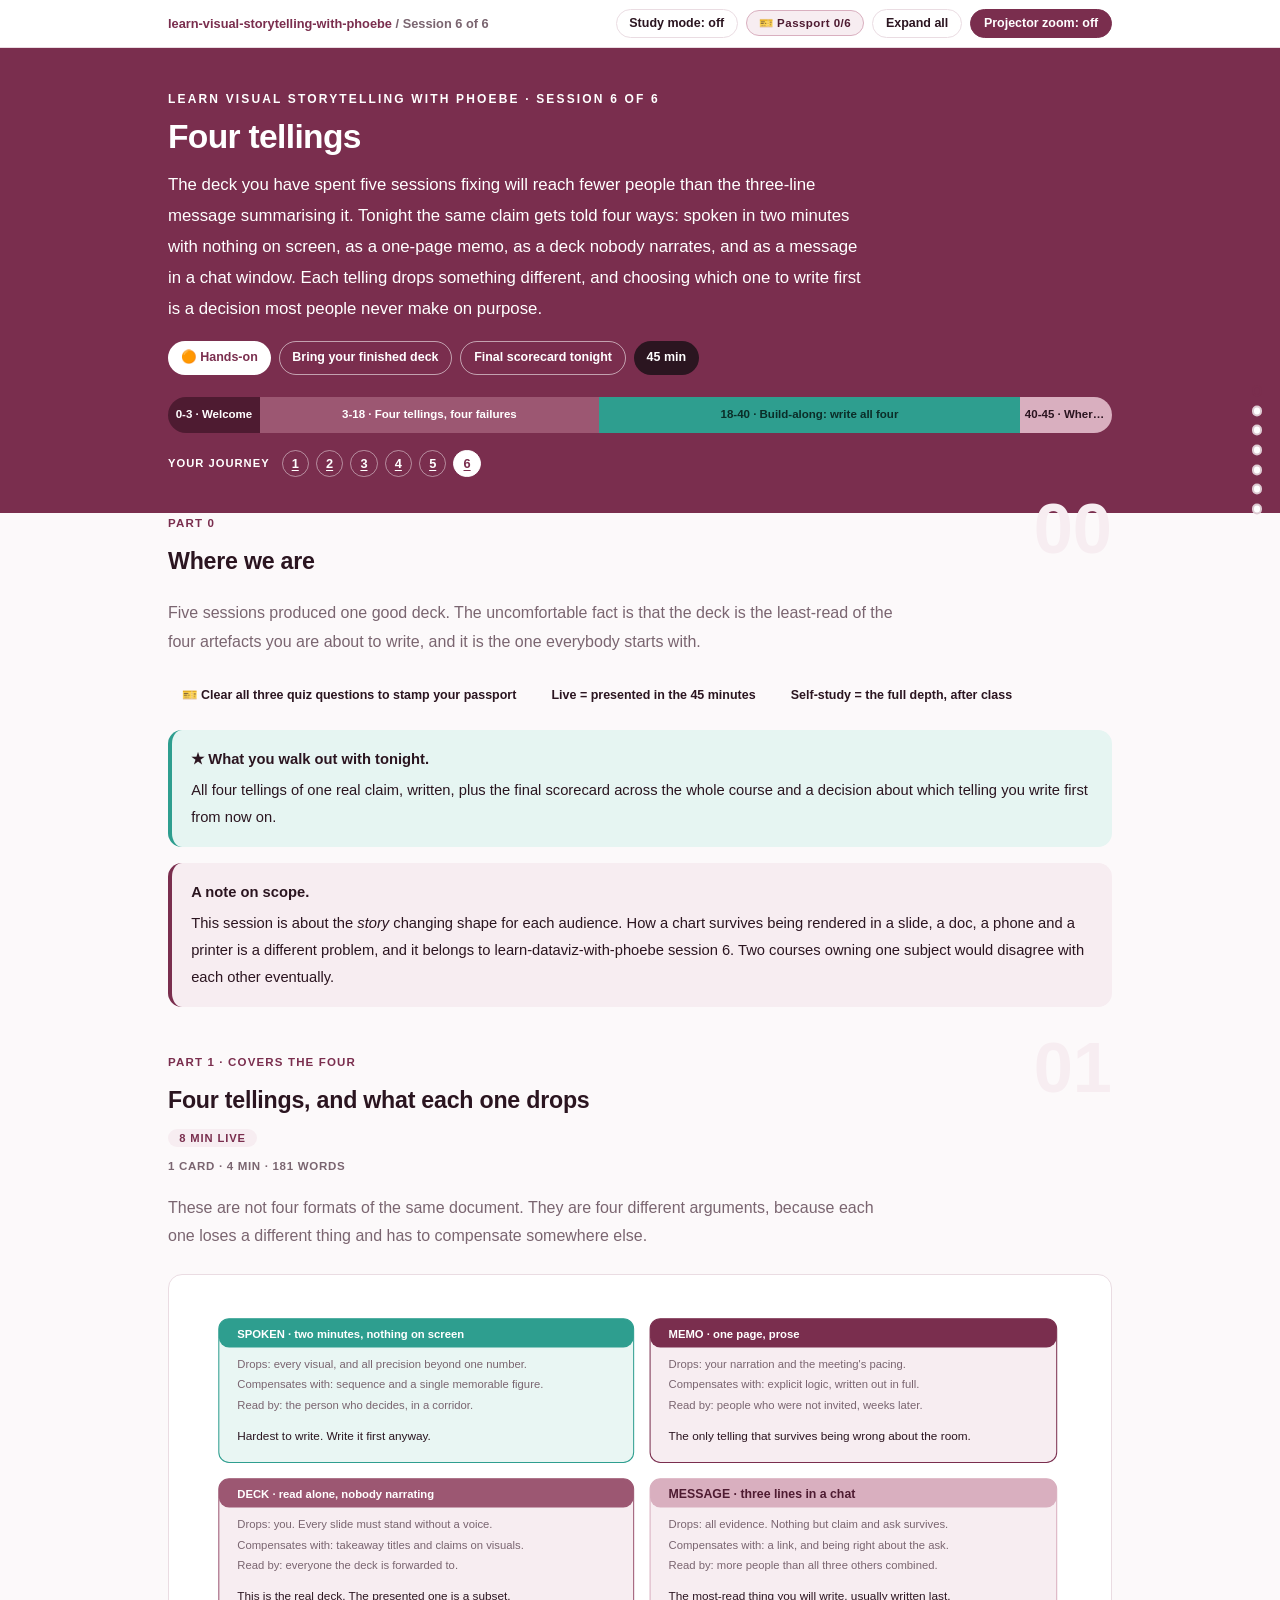
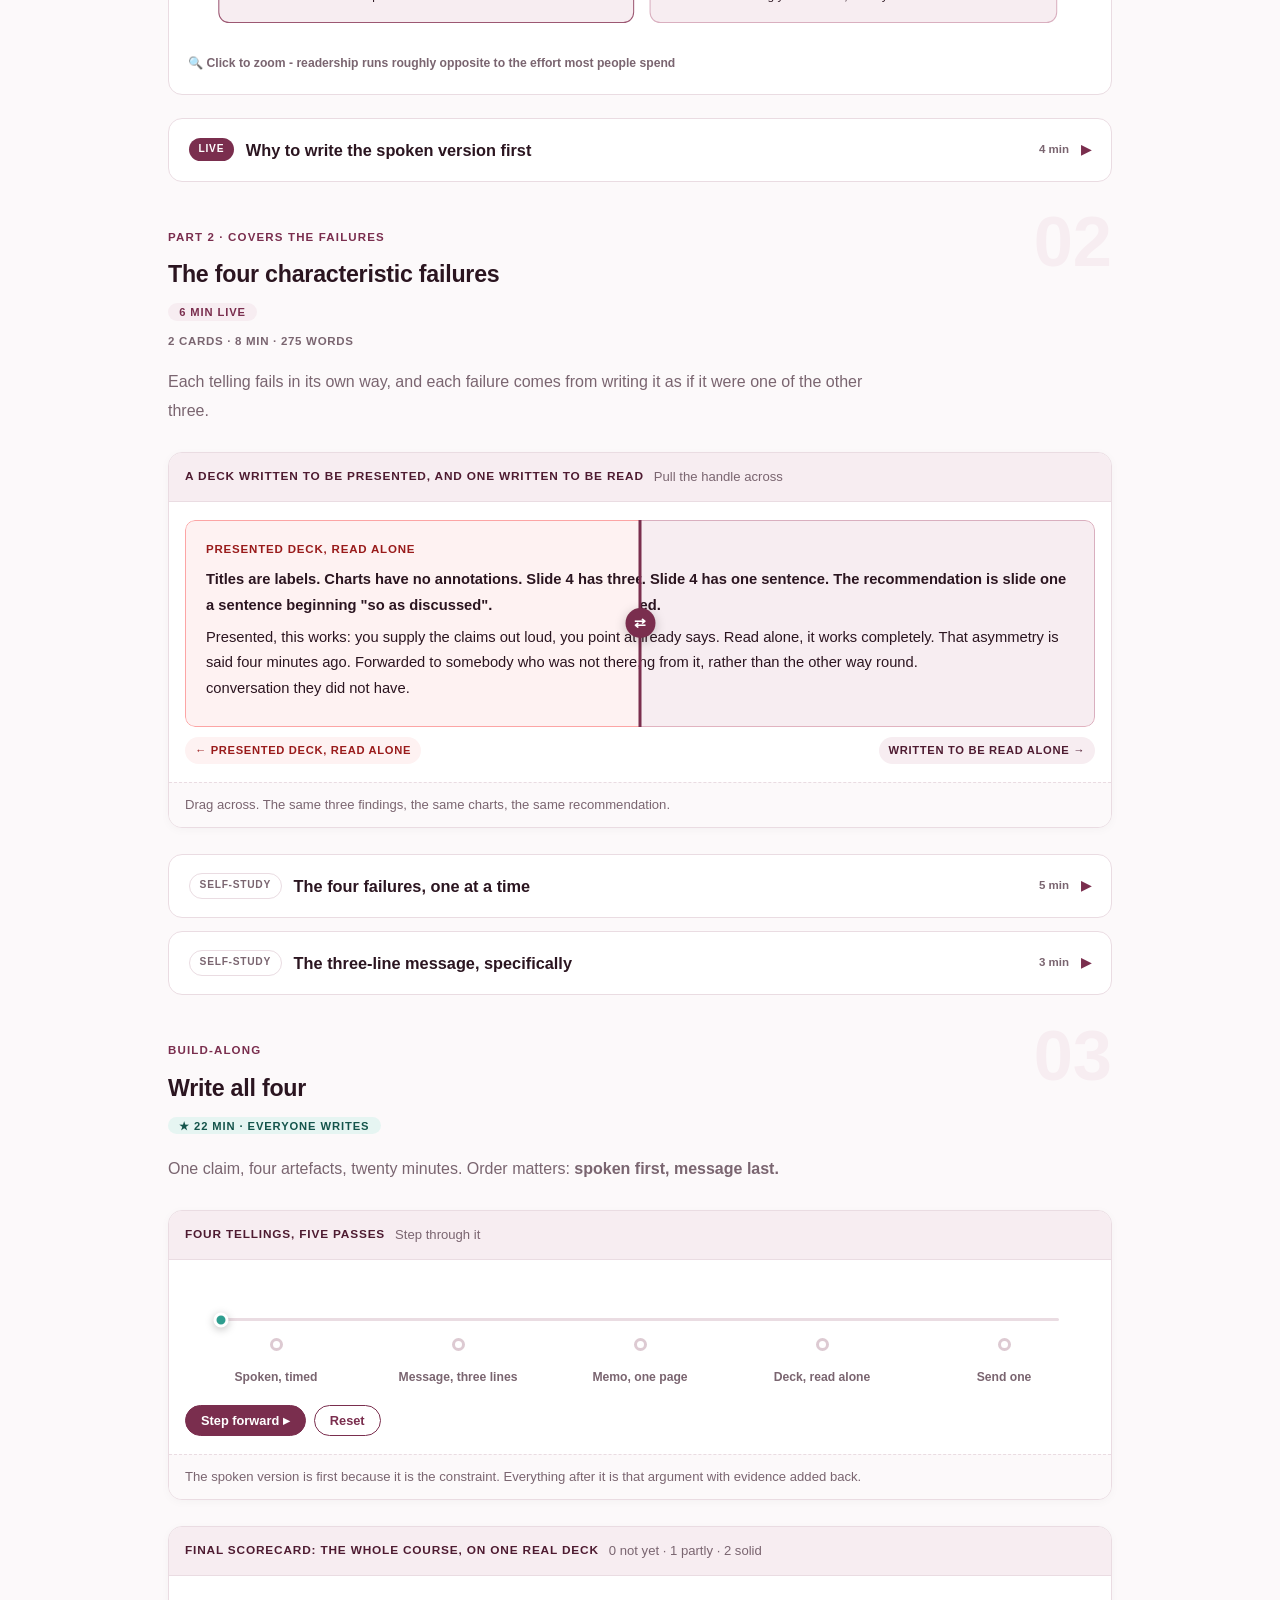
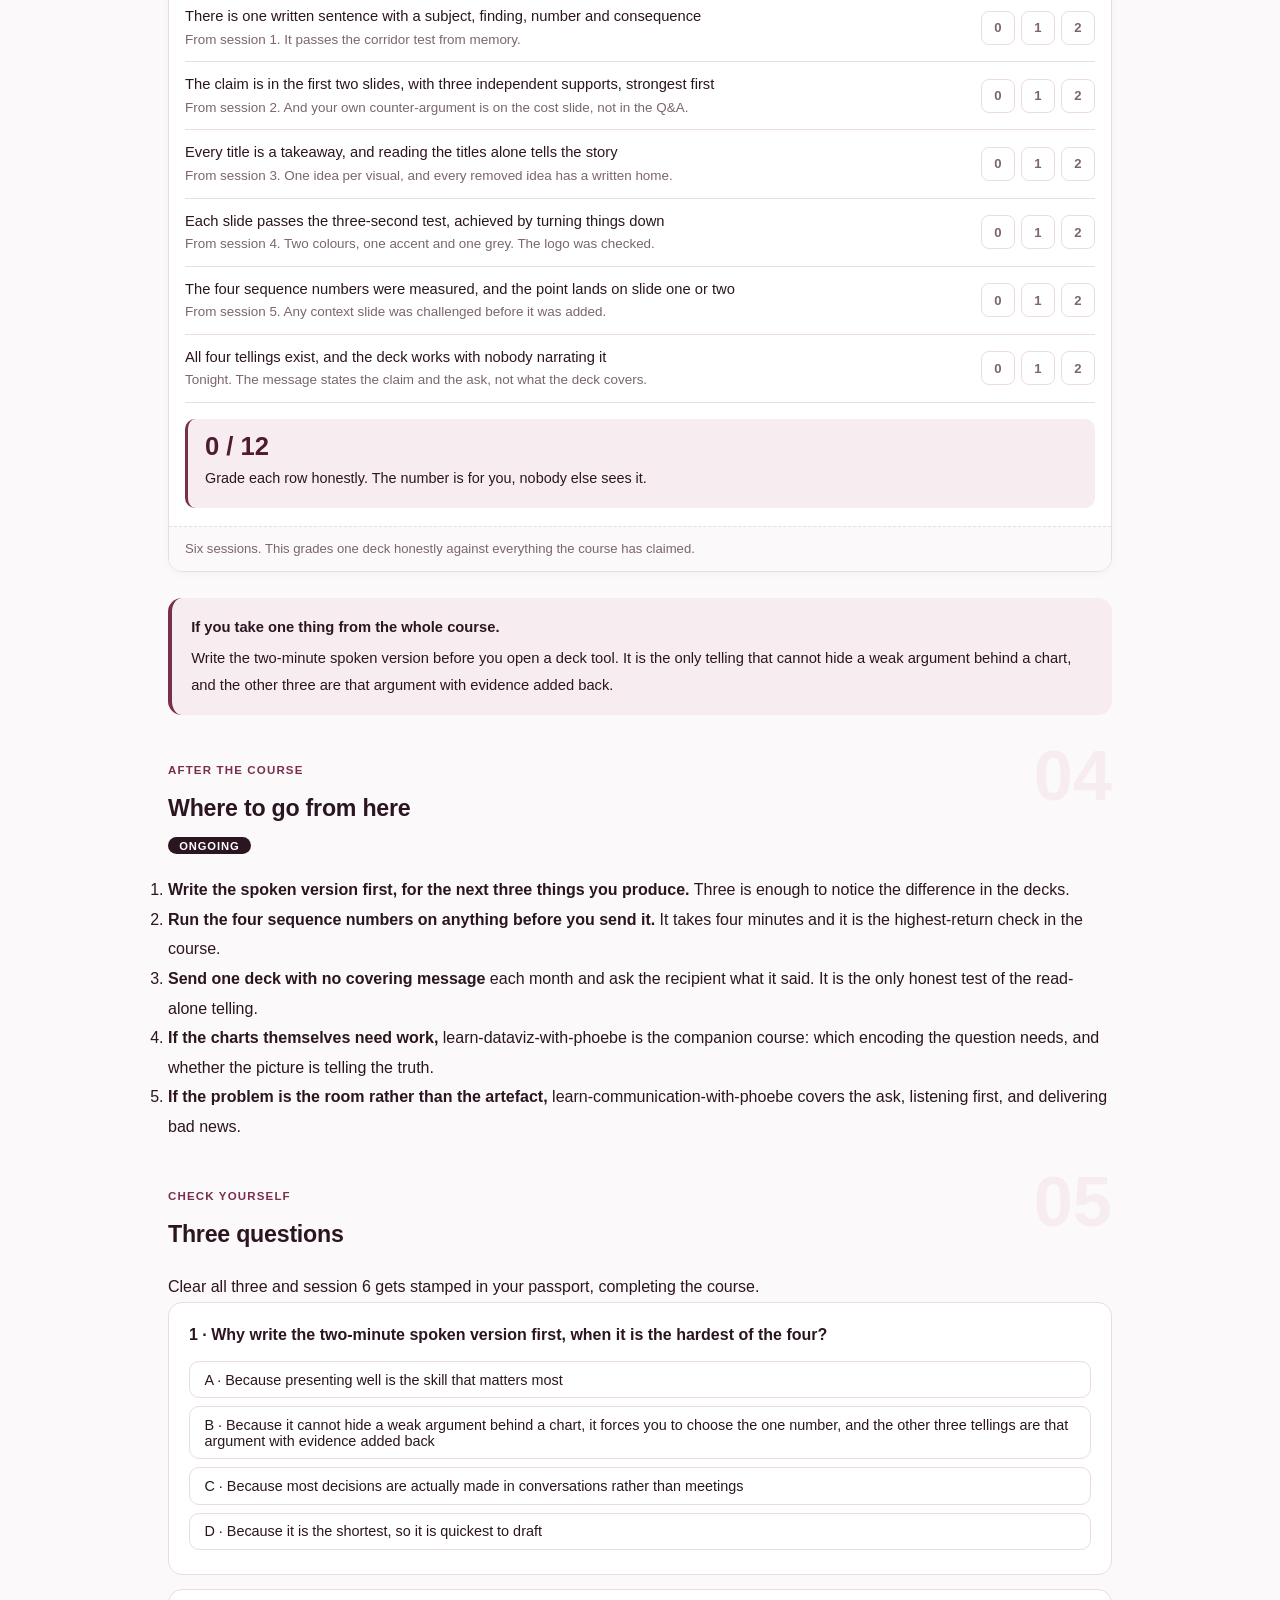
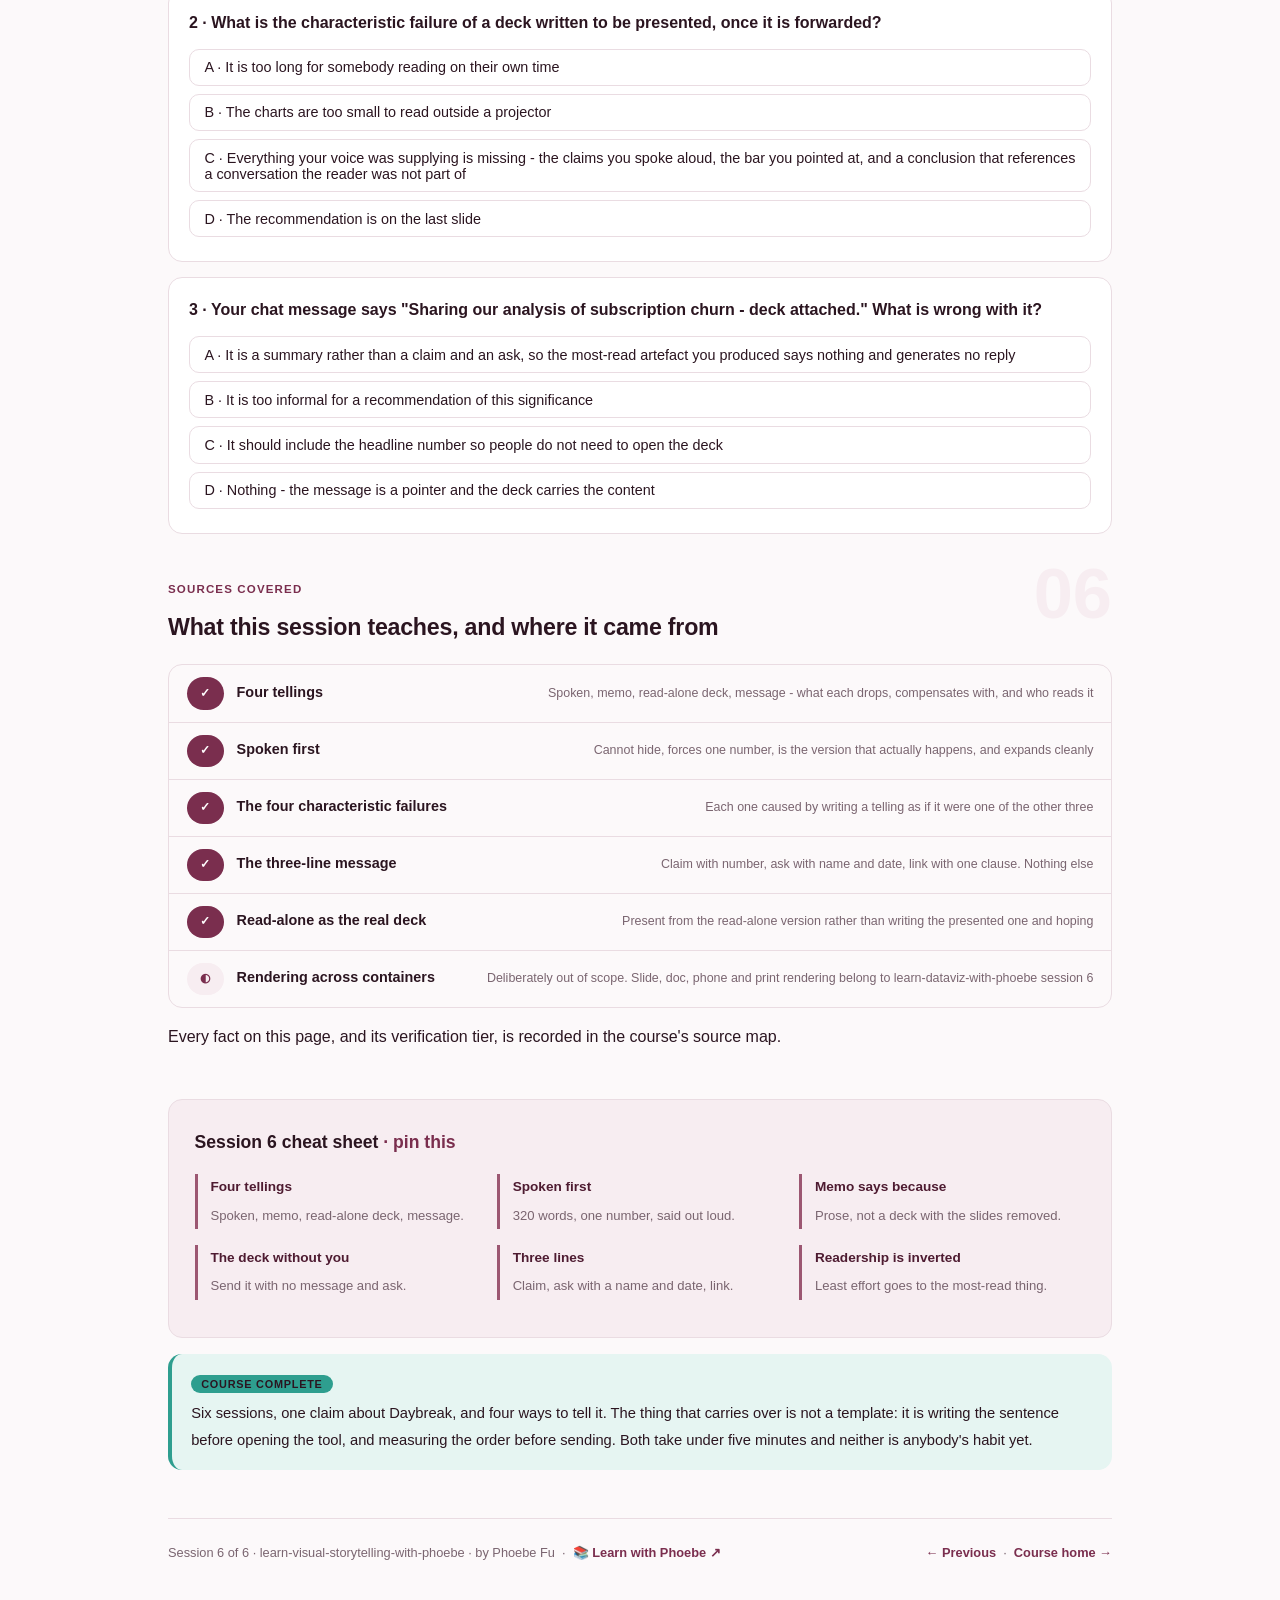
<file: courses/06-four-tellings.html>
<!DOCTYPE html>
<html lang="en">
<head>
<meta charset="UTF-8">
<meta name="viewport" content="width=device-width, initial-scale=1.0">
<!-- social:start -->
<meta name="description" content="Session 6 of 6. The same claim in four tellings: the two-minute spoken version, the one-page memo, the deck read alone, and the three-line message. What each one drops, and why the deck is the worst default.">
<meta property="og:type" content="article">
<meta property="og:site_name" content="Learn with Phoebe">
<meta property="og:title" content="Four tellings - learn visual storytelling with phoebe">
<meta property="og:description" content="Session 6 of 6. One claim, four tellings, and the deck is the worst default.">
<meta property="og:url" content="https://phoebefu6.github.io/learn-visual-storytelling-with-phoebe/courses/06-four-tellings.html">
<meta property="og:image" content="https://phoebefu6.github.io/learn-visual-storytelling-with-phoebe/assets/og-cover.png">
<meta property="og:image:width" content="1200">
<meta property="og:image:height" content="630">
<meta name="twitter:card" content="summary_large_image">
<meta name="twitter:title" content="Four tellings - learn visual storytelling with phoebe">
<meta name="twitter:description" content="Session 6 of 6. Same claim, four tellings, one course finished.">
<meta name="twitter:image" content="https://phoebefu6.github.io/learn-visual-storytelling-with-phoebe/assets/og-cover.png">
<!-- social:end -->
<title>Session 6 · Four tellings - learn visual storytelling with phoebe</title>
<link rel="stylesheet" href="../assets/style.css?v=24">
</head>
<body>

<div class="toolbar">
  <div class="wrap">
    <span class="crumb"><a href="../index.html">learn-visual-storytelling-with-phoebe</a> / Session 6 of 6</span>
    <button class="btn" id="toggle-all" type="button">Expand all</button>
    <button class="btn primary" id="zoom-toggle" type="button">Projector zoom: off</button>
  </div>
</div>

<header class="masthead">
  <div class="wrap">
    <div class="eyebrow">Learn Visual Storytelling with Phoebe · Session 6 of 6</div>
    <h1>Four <span class="accent">tellings</span></h1>
    <p class="sub">The deck you have spent five sessions fixing will reach fewer people than the three-line message summarising it. Tonight the same claim gets told four ways: spoken in two minutes with nothing on screen, as a one-page memo, as a deck nobody narrates, and as a message in a chat window. Each telling drops something different, and choosing which one to write first is a decision most people never make on purpose.</p>
    <div class="chip-row">
      <span class="chip level">🟠 Hands-on</span>
      <span class="chip audience">Bring your finished deck</span>
      <span class="chip audience">Final scorecard tonight</span>
      <span class="chip time">45 min</span>
    </div>
    <div class="agenda">
      <span class="a1" style="flex:1">0-3 · Welcome</span>
      <span class="a2" style="flex:4">3-18 · Four tellings, four failures</span>
      <span class="a3" style="flex:5">18-40 · Build-along: write all four</span>
      <span class="a4" style="flex:1">40-45 · Where to go next</span>
    </div>
  </div>
</header>

<main class="wrap">

  <section class="section" id="intro">
    <div class="section-kicker">
      <span class="klabel">Part 0</span>
      <h2>Where we are</h2>
    </div>
    <p class="lede">Five sessions produced one good deck. The uncomfortable fact is that the deck is the least-read of the four artefacts you are about to write, and it is the one everybody starts with.</p>

    <div class="legend">
      <span class="pill">🎫 Clear all three quiz questions to stamp your passport</span>
      <span class="pill">Live = presented in the 45 minutes</span>
      <span class="pill">Self-study = the full depth, after class</span>
    </div>

    <div class="callout win">
      <p><strong>★ What you walk out with tonight.</strong> All four tellings of one real claim, written, plus the final scorecard across the whole course and a decision about which telling you write first from now on.</p>
    </div>

    <div class="callout tip">
      <p><strong>A note on scope.</strong> This session is about the <em>story</em> changing shape for each audience. How a chart survives being rendered in a slide, a doc, a phone and a printer is a different problem, and it belongs to <span class="mono">learn-dataviz-with-phoebe</span> session 6. Two courses owning one subject would disagree with each other eventually.</p>
    </div>
  </section>

  <section class="section" id="part-1">
    <div class="section-kicker">
      <span class="klabel">Part 1 · covers the four</span>
      <h2>Four tellings, and what each one drops</h2>
      <span class="tag concept">8 min live</span>
    </div>
    <p class="lede">These are not four formats of the same document. They are four different arguments, because each one loses a different thing and has to compensate somewhere else.</p>

    <figure class="zoomable">
      <svg viewBox="0 0 880 340" xmlns="http://www.w3.org/2000/svg" role="img" aria-label="Four tellings of one claim with what each drops, what it must compensate with, and who actually reads it">
        <style>
          .s6aH { font: 800 12px Inter, sans-serif; fill: #4E1B31; }
          .s6aB { font: 400 11.5px Inter, sans-serif; fill: #2B1520; }
          .s6aN { font: 400 11px Inter, sans-serif; fill: #7A6570; }
          .s6aW { font: 800 11px Inter, sans-serif; fill: #FFFFFF; }
        </style>

        <rect x="30" y="24" width="404" height="140" rx="10" fill="#E9F6F3" stroke="#2E9E8F"/>
        <rect x="30" y="24" width="404" height="28" rx="10" fill="#2E9E8F"/>
        <text class="s6aW" x="48" y="43">SPOKEN · two minutes, nothing on screen</text>
        <text class="s6aN" x="48" y="72">Drops: every visual, and all precision beyond one number.</text>
        <text class="s6aN" x="48" y="92">Compensates with: sequence and a single memorable figure.</text>
        <text class="s6aN" x="48" y="112">Read by: the person who decides, in a corridor.</text>
        <text class="s6aB" x="48" y="142">Hardest to write. Write it first anyway.</text>

        <rect x="450" y="24" width="396" height="140" rx="10" fill="#F7EDF1" stroke="#7A2E4E"/>
        <rect x="450" y="24" width="396" height="28" rx="10" fill="#7A2E4E"/>
        <text class="s6aW" x="468" y="43">MEMO · one page, prose</text>
        <text class="s6aN" x="468" y="72">Drops: your narration and the meeting's pacing.</text>
        <text class="s6aN" x="468" y="92">Compensates with: explicit logic, written out in full.</text>
        <text class="s6aN" x="468" y="112">Read by: people who were not invited, weeks later.</text>
        <text class="s6aB" x="468" y="142">The only telling that survives being wrong about the room.</text>

        <rect x="30" y="180" width="404" height="140" rx="10" fill="#F7EDF1" stroke="#9C5772"/>
        <rect x="30" y="180" width="404" height="28" rx="10" fill="#9C5772"/>
        <text class="s6aW" x="48" y="199">DECK · read alone, nobody narrating</text>
        <text class="s6aN" x="48" y="228">Drops: you. Every slide must stand without a voice.</text>
        <text class="s6aN" x="48" y="248">Compensates with: takeaway titles and claims on visuals.</text>
        <text class="s6aN" x="48" y="268">Read by: everyone the deck is forwarded to.</text>
        <text class="s6aB" x="48" y="298">This is the real deck. The presented one is a subset.</text>

        <rect x="450" y="180" width="396" height="140" rx="10" fill="#F7EDF1" stroke="#D9AFBF"/>
        <rect x="450" y="180" width="396" height="28" rx="10" fill="#D9AFBF"/>
        <text class="s6aH" x="468" y="199">MESSAGE · three lines in a chat</text>
        <text class="s6aN" x="468" y="228">Drops: all evidence. Nothing but claim and ask survives.</text>
        <text class="s6aN" x="468" y="248">Compensates with: a link, and being right about the ask.</text>
        <text class="s6aN" x="468" y="268">Read by: more people than all three others combined.</text>
        <text class="s6aB" x="468" y="298">The most-read thing you will write, usually written last.</text>
      </svg>
      <figcaption>🔍 Click to zoom - readership runs roughly opposite to the effort most people spend</figcaption>
    </figure>

    <details class="card">
      <summary><span class="mode live">Live</span>Why to write the spoken version first<span class="mini">4 min</span><span class="caret">▶</span></summary>
      <div class="body">
        <p>It is the hardest of the four and it should still come first, for reasons that have nothing to do with practising your delivery.</p>
        <ul>
          <li><strong>It cannot hide.</strong> No chart to gesture at, no bullet to read aloud. If the argument has a gap, you find it in the second sentence rather than in the meeting.</li>
          <li><strong>It forces one number.</strong> Two minutes of speech holds one figure that people remember. Choosing it is a real decision and the other three tellings inherit it.</li>
          <li><strong>It is the version that actually happens.</strong> Corridors, the first ninety seconds of a call, somebody asking "what did you find?" in the kitchen. You will deliver this telling more often than all the others.</li>
          <li><strong>Everything else is expansion.</strong> Memo, deck and message are all this argument with evidence added back. Going the other way - deck first, then trying to compress - produces a summary rather than an argument.</li>
        </ul>
        <div class="callout tip">
          <p>Write it as prose and say it out loud, timed. Two minutes is roughly 320 words. If you cannot get there, the problem is the argument, not the format.</p>
        </div>
      </div>
    </details>
  </section>

  <section class="section" id="part-2">
    <div class="section-kicker">
      <span class="klabel">Part 2 · covers the failures</span>
      <h2>The four characteristic failures</h2>
      <span class="tag concept">6 min live</span>
    </div>
    <p class="lede">Each telling fails in its own way, and each failure comes from writing it as if it were one of the other three.</p>

    <div class="wipe" data-title="A deck written to be presented, and one written to be read" data-label-a="Presented deck, read alone" data-label-b="Written to be read alone" data-foot="Drag across. The same three findings, the same charts, the same recommendation.">
      <div class="wipe-a">
        <p><strong>Titles are labels. Charts have no annotations. Slide 4 has three bullet fragments. The recommendation is on the last slide, in a sentence beginning "so as discussed".</strong></p>
        <p>Presented, this works: you supply the claims out loud, you point at the bar you mean, and "as discussed" refers to something you said four minutes ago. Forwarded to somebody who was not there, it is a folder of charts with a conclusion that references a conversation they did not have.</p>
      </div>
      <div class="wipe-b">
        <p><strong>Every title is a takeaway. Every chart has its claim written on it. Slide 4 has one sentence. The recommendation is slide one and repeated on the last slide with the ask and the owner named.</strong></p>
        <p>Presented, this is slightly redundant - you will say things the slide already says. Read alone, it works completely. That asymmetry is the whole argument for writing the read-alone version and presenting from it, rather than the other way round.</p>
      </div>
    </div>

    <details class="card">
      <summary><span class="mode self">Self-study</span>The four failures, one at a time<span class="mini">5 min</span><span class="caret">▶</span></summary>
      <div class="body">
        <ul>
          <li><strong>The spoken version that is a read-aloud deck.</strong> Somebody reciting bullets. It fails because speech has no columns: a listener cannot scan back, so anything not in linear order is lost. Write it as sentences, in order, with one number.</li>
          <li><strong>The memo that is a deck in prose.</strong> Headings, fragments, and a bulleted list where the reasoning should be. A memo's advantage is that it can state <em>because</em>, and a bulleted memo throws that away for nothing.</li>
          <li><strong>The deck that needs you.</strong> The most common failure of the four, and invisible to its author because they have only ever seen it narrated. The test is to send it to somebody with no message and ask what it says.</li>
          <li><strong>The message that is a summary.</strong> Three lines describing what the deck covers, rather than stating the claim and the ask. If the message says "sharing our analysis of subscription churn", the most-read artefact you produced this month said nothing.</li>
        </ul>
      </div>
    </details>

    <details class="card">
      <summary><span class="mode self">Self-study</span>The three-line message, specifically<span class="mini">3 min</span><span class="caret">▶</span></summary>
      <div class="body">
        <p>It gets thirty seconds of thought and it is read by more people than everything else you wrote. Three lines, in this order:</p>
        <ul>
          <li><strong>Line one: the claim, with its number.</strong> Same sentence from session 1. Not "sharing the churn analysis".</li>
          <li><strong>Line two: the ask, with a name and a date.</strong> "Priya, can you approve pausing Guji auto-renew by Thursday?" A message with no ask generates no reply, and then it generates a follow-up message.</li>
          <li><strong>Line three: the link,</strong> and one clause about what is in it. "Full deck here, three slides, appendix has the cohort breakdown."</li>
        </ul>
        <p>Nothing else. No "hope this finds you well", no summary of the method, no apology for the length of the deck.</p>
      </div>
    </details>
  </section>

  <section class="section" id="demo-1">
    <div class="section-kicker">
      <span class="klabel">Build-along</span>
      <h2>Write all four</h2>
      <span class="tag demo">★ 22 min · everyone writes</span>
    </div>
    <p class="lede">One claim, four artefacts, twenty minutes. Order matters: <strong>spoken first, message last.</strong></p>

    <div class="tick" data-stages="Spoken, timed|Message, three lines|Memo, one page|Deck, read alone|Send one" data-title="Four tellings, five passes" data-foot="The spoken version is first because it is the constraint. Everything after it is that argument with evidence added back.">
      <p class="tick-note" data-stage="0"><b>Spoken, timed.</b> Two minutes, roughly 320 words, said out loud to a neighbour with nothing on screen. Time it properly. Going over is information.</p>
      <p class="tick-note" data-stage="1"><b>Message, three lines.</b> Claim with number, ask with a name and a date, link with one clause. Do it now while the spoken version is fresh, not at the end when you are tired.</p>
      <p class="tick-note" data-stage="2"><b>Memo, one page.</b> Prose, not bullets. The word <em>because</em> should appear at least twice. This is the telling that survives you being wrong about who is in the room.</p>
      <p class="tick-note" data-stage="3"><b>Deck, read alone.</b> Take your existing deck and add what your voice was supplying: takeaway titles, claims on visuals, the ask named and dated on the final slide.</p>
      <p class="tick-note" data-stage="4"><b>Send one</b> to somebody uninvolved, with no covering explanation, and ask them what it says. Whichever telling you are least confident in - send that one.</p>
    </div>

    <div class="scorecard" data-title="Final scorecard: the whole course, on one real deck" data-foot="Six sessions. This grades one deck honestly against everything the course has claimed.">
      <div class="sc-row"><div class="sc-q">There is one written sentence with a subject, finding, number and consequence
        <em>From session 1. It passes the corridor test from memory.</em></div></div>
      <div class="sc-row"><div class="sc-q">The claim is in the first two slides, with three independent supports, strongest first
        <em>From session 2. And your own counter-argument is on the cost slide, not in the Q&amp;A.</em></div></div>
      <div class="sc-row"><div class="sc-q">Every title is a takeaway, and reading the titles alone tells the story
        <em>From session 3. One idea per visual, and every removed idea has a written home.</em></div></div>
      <div class="sc-row"><div class="sc-q">Each slide passes the three-second test, achieved by turning things down
        <em>From session 4. Two colours, one accent and one grey. The logo was checked.</em></div></div>
      <div class="sc-row"><div class="sc-q">The four sequence numbers were measured, and the point lands on slide one or two
        <em>From session 5. Any context slide was challenged before it was added.</em></div></div>
      <div class="sc-row"><div class="sc-q">All four tellings exist, and the deck works with nobody narrating it
        <em>Tonight. The message states the claim and the ask, not what the deck covers.</em></div></div>
    </div>

    <div class="callout tip">
      <p><strong>If you take one thing from the whole course.</strong> Write the two-minute spoken version before you open a deck tool. It is the only telling that cannot hide a weak argument behind a chart, and the other three are that argument with evidence added back.</p>
    </div>
  </section>

  <section class="section" id="exercise">
    <div class="section-kicker">
      <span class="klabel">After the course</span>
      <h2>Where to go from here</h2>
      <span class="tag exercise">ongoing</span>
    </div>
    <ol>
      <li><strong>Write the spoken version first, for the next three things you produce.</strong> Three is enough to notice the difference in the decks.</li>
      <li><strong>Run the four sequence numbers on anything before you send it.</strong> It takes four minutes and it is the highest-return check in the course.</li>
      <li><strong>Send one deck with no covering message</strong> each month and ask the recipient what it said. It is the only honest test of the read-alone telling.</li>
      <li><strong>If the charts themselves need work,</strong> <span class="mono">learn-dataviz-with-phoebe</span> is the companion course: which encoding the question needs, and whether the picture is telling the truth.</li>
      <li><strong>If the problem is the room rather than the artefact,</strong> <span class="mono">learn-communication-with-phoebe</span> covers the ask, listening first, and delivering bad news.</li>
    </ol>
  </section>

  <section class="section" id="quiz">
    <div class="section-kicker">
      <span class="klabel">Check yourself</span>
      <h2>Three questions</h2>
    </div>
    <p>Clear all three and session 6 gets stamped in your passport, completing the course.</p>

    <div class="quiz-q" data-answer="1">
      <p class="qtext">1 · Why write the two-minute spoken version first, when it is the hardest of the four?</p>
      <button class="qopt" type="button">A · Because presenting well is the skill that matters most</button>
      <button class="qopt" type="button">B · Because it cannot hide a weak argument behind a chart, it forces you to choose the one number, and the other three tellings are that argument with evidence added back</button>
      <button class="qopt" type="button">C · Because most decisions are actually made in conversations rather than meetings</button>
      <button class="qopt" type="button">D · Because it is the shortest, so it is quickest to draft</button>
      <p class="qwhy">C is true and is a reason to write it at all, not a reason to write it first. The ordering argument is about direction: expanding an argument into evidence produces a case, while compressing a deck produces a summary, and a summary of a weak argument is still weak. D has it backwards - the shortest telling is the slowest to write.</p>
    </div>

    <div class="quiz-q" data-answer="2">
      <p class="qtext">2 · What is the characteristic failure of a deck written to be presented, once it is forwarded?</p>
      <button class="qopt" type="button">A · It is too long for somebody reading on their own time</button>
      <button class="qopt" type="button">B · The charts are too small to read outside a projector</button>
      <button class="qopt" type="button">C · Everything your voice was supplying is missing - the claims you spoke aloud, the bar you pointed at, and a conclusion that references a conversation the reader was not part of</button>
      <button class="qopt" type="button">D · The recommendation is on the last slide</button>
      <p class="qwhy">D is a real problem but session 2 already fixed it. The specific failure here is that the presented deck was never a complete artefact: it was half of a performance, and the other half was you. It is invisible to its author because they have only ever seen it with the voice attached, which is why the test is to send it with no covering message.</p>
    </div>

    <div class="quiz-q" data-answer="0">
      <p class="qtext">3 · Your chat message says "Sharing our analysis of subscription churn - deck attached." What is wrong with it?</p>
      <button class="qopt" type="button">A · It is a summary rather than a claim and an ask, so the most-read artefact you produced says nothing and generates no reply</button>
      <button class="qopt" type="button">B · It is too informal for a recommendation of this significance</button>
      <button class="qopt" type="button">C · It should include the headline number so people do not need to open the deck</button>
      <button class="qopt" type="button">D · Nothing - the message is a pointer and the deck carries the content</button>
      <p class="qwhy">C is part of the fix but only part: the number without the ask still produces no reply. D is the assumption that makes this so common, and it is wrong on readership grounds - the message reaches more people than the deck does, so treating it as a wrapper wastes the widest-reaching thing you wrote. Three lines: claim with number, ask with a name and a date, link with one clause.</p>
    </div>

    <p class="quiz-score"></p>
  </section>

  <section class="section" id="official">
    <div class="section-kicker">
      <span class="klabel">Sources covered</span>
      <h2>What this session teaches, and where it came from</h2>
    </div>
    <div class="covered">
      <div class="covered-row"><span class="status pill solid">✓</span><span class="name">Four tellings</span><span class="note">Spoken, memo, read-alone deck, message - what each drops, compensates with, and who reads it</span></div>
      <div class="covered-row"><span class="status pill solid">✓</span><span class="name">Spoken first</span><span class="note">Cannot hide, forces one number, is the version that actually happens, and expands cleanly</span></div>
      <div class="covered-row"><span class="status pill solid">✓</span><span class="name">The four characteristic failures</span><span class="note">Each one caused by writing a telling as if it were one of the other three</span></div>
      <div class="covered-row"><span class="status pill solid">✓</span><span class="name">The three-line message</span><span class="note">Claim with number, ask with name and date, link with one clause. Nothing else</span></div>
      <div class="covered-row"><span class="status pill solid">✓</span><span class="name">Read-alone as the real deck</span><span class="note">Present from the read-alone version rather than writing the presented one and hoping</span></div>
      <div class="covered-row"><span class="status pill light">◐</span><span class="name">Rendering across containers</span><span class="note">Deliberately out of scope. Slide, doc, phone and print rendering belong to learn-dataviz-with-phoebe session 6</span></div>
    </div>
    <p class="mono" style="margin-top:14px">Every fact on this page, and its verification tier, is recorded in the course's source map.</p>
  </section>

  <section class="cheat" id="cheatsheet">
    <h3>Session 6 cheat sheet <span>· pin this</span></h3>
    <div class="grid-2">
      <div class="cheat-item"><b>Four tellings</b><span>Spoken, memo, read-alone deck, message.</span></div>
      <div class="cheat-item"><b>Spoken first</b><span>320 words, one number, said out loud.</span></div>
      <div class="cheat-item"><b>Memo says because</b><span>Prose, not a deck with the slides removed.</span></div>
      <div class="cheat-item"><b>The deck without you</b><span>Send it with no message and ask.</span></div>
      <div class="cheat-item"><b>Three lines</b><span>Claim, ask with a name and date, link.</span></div>
      <div class="cheat-item"><b>Readership is inverted</b><span>Least effort goes to the most-read thing.</span></div>
    </div>
  </section>

  <div class="callout next">
    <span class="nx-pill">Course complete</span>
    <p>Six sessions, one claim about Daybreak, and four ways to tell it. The thing that carries over is not a template: it is writing the sentence before opening the tool, and measuring the order before sending. Both take under five minutes and neither is anybody's habit yet.</p>
  </div>

  <footer class="pagefoot">
    <span>Session 6 of 6 · learn-visual-storytelling-with-phoebe · by Phoebe Fu &nbsp;·&nbsp; 📚 <a href="https://phoebefu6.github.io/learn-with-phoebe/">Learn with Phoebe ↗</a></span>
    <span><a href="05-sequence-and-pacing.html">← Previous</a> &nbsp;·&nbsp; <a href="../index.html">Course home →</a></span>
  </footer>

</main>

<script src="../assets/app.js?v=22"></script>
</body>
</html>
</file>
<file: assets/style.css>
/* learn-visual-storytelling-with-phoebe - editorial bold design system
   Accent: plum-wine #7A2E4E · Ink plum #4E1B31 · Flagship: jade #2E9E8F
   (CSS var names still read --indigo/--amber; they hold plum-wine and jade.)
   NOTE: this is the PAGE chrome. The visual palette inside vs-live.js is separate. */

:root {
  --indigo: #7A2E4E;
  --indigo-deep: #4E1B31;
  --indigo-mid: #9C5772;
  --indigo-soft: #D9AFBF;
  --indigo-50: #F7EDF1;
  --ink: #2B1520;
  --muted: #7A6570;
  --faint: #DDCAD2;
  --hairline: #EADCE2;
  --amber: #2E9E8F;
  --amber-ink: #14544B;
  --amber-50: #E6F5F2;
  --paper: #FCF9FA;
  --code-bg: #F7EDF1;
  --code-ink: #2B1520;
  --radius: 14px;
}

* { margin: 0; padding: 0; box-sizing: border-box; }

html { font-size: 16px; scroll-behavior: smooth; }
html.zoom-125 { font-size: 20px; }
html.zoom-150 { font-size: 24px; }

body {
  font-family: "Inter", -apple-system, BlinkMacSystemFont, "Segoe UI", Roboto, sans-serif;
  background: var(--paper);
  color: var(--ink);
  line-height: 1.85;
  font-feature-settings: "tnum";
}

.wrap { max-width: 62rem; margin: 0 auto; padding: 0 1.5rem; }

/* ---------- header band ---------- */
.masthead {
  background: var(--indigo);
  color: #fff;
  padding: 2.5rem 0 2.25rem;
}
.masthead .eyebrow {
  font-size: .75rem;
  letter-spacing: .18em;
  text-transform: uppercase;
  opacity: 1;
  font-weight: 600;
}
.masthead h1 {
  font-size: 2.1rem;
  line-height: 1.15;
  font-weight: 800;
  margin: .5rem 0 .75rem;
  letter-spacing: -.02em;
}
.masthead h1 .accent { color: inherit; }
.masthead .sub { font-size: 1.05rem; opacity: 1; max-width: 44rem; }

.chip-row { display: flex; flex-wrap: wrap; gap: .5rem; margin-top: 1.1rem; }
.chip {
  display: inline-flex;
  align-items: center;
  gap: .35rem;
  border-radius: 999px;
  padding: .25rem .8rem;
  font-size: .78rem;
  font-weight: 600;
  white-space: nowrap;
}
.chip.level { background: #fff; color: var(--indigo); }
.chip.audience { background: rgba(255,255,255,.08); color: #fff; border: 1px solid rgba(255,255,255,.35); }
.chip.time { background: var(--ink); color: #fff; font-variant-numeric: tabular-nums; }


/* ---------- agenda band ----------
   Recovered 2026-09-02. These six repos were scaffolded from a stylesheet that had
   lost this block, so .agenda rendered as run-on inline text ~700px tall inside the
   masthead. 87 of 93 repos carry it; these were the exception, and they were also the
   six the estate sweep could not see. See course-builder/references/field-notes.md.

   .a3 does NOT reuse the donor's `color: var(--amber-ink)`: that pair falls below
   4.5:1 against --amber in all six palettes, which is the same failure the sweep
   flags on the wellbeing courses. The literal below is the darkest tone of this
   repo's own amber-ink that clears 4.5:1, so the band stays bright. Recompute it if
   --amber changes. */
.agenda {
  display: flex;
  border-radius: 999px;
  overflow: hidden;
  margin: 1.4rem 0 0;
  font-size: .72rem;
  font-weight: 600;
  text-align: center;
  color: #fff;
}
.agenda span { padding: .45rem .3rem; white-space: nowrap; overflow: hidden; text-overflow: ellipsis; }
.agenda .a1 { background: var(--indigo-deep); }
.agenda .a2 { background: var(--indigo-mid); }
.agenda .a3 { background: var(--amber); color: #0B2D28; }
.agenda .a4 { background: var(--indigo-soft); color: var(--ink); }

/* ---------- toolbar ---------- */
.toolbar {
  position: sticky;
  top: 0;
  z-index: 40;
  background: rgba(255,255,255,.94);
  backdrop-filter: blur(6px);
  border-bottom: 1px solid var(--hairline);
  padding: .55rem 0;
}
.toolbar .wrap { display: flex; align-items: center; gap: .5rem; flex-wrap: nowrap; }
.toolbar .crumb { font-size: .8rem; color: var(--muted); font-weight: 600; margin-right: auto; min-width: 0; white-space: nowrap; overflow: hidden; text-overflow: ellipsis; }
.toolbar .btn { white-space: nowrap; flex: none; padding: .38rem .8rem; font-size: .78rem; line-height: 1.2; }
.toolbar .crumb a { color: var(--indigo); text-decoration: none; }
.btn {
  border: 1px solid var(--hairline);
  background: #fff;
  color: var(--ink);
  border-radius: 999px;
  padding: .35rem .9rem;
  font-size: .78rem;
  font-weight: 600;
  cursor: pointer;
  font-family: inherit;
  transition: all .15s ease;
}
.btn:hover { border-color: var(--indigo); color: var(--indigo); }
.btn.primary { background: var(--indigo); border-color: var(--indigo); color: #fff; }
.btn.primary:hover { background: var(--indigo-deep); }

/* ---------- sections ---------- */
main { padding: 2.5rem 0 4rem; }

.section { margin-bottom: 2.8rem; }
.section-kicker { margin-bottom: 1rem; }
.section-kicker .klabel {
  display: block;
  font-size: .72rem;
  text-transform: uppercase;
  letter-spacing: .1em;
  color: var(--indigo);
  font-weight: 700;
  margin-bottom: .35rem;
}
.section-kicker h2 {
  font-size: 1.45rem;
  font-weight: 800;
  letter-spacing: -.01em;
  display: flex;
  align-items: center;
  gap: .7rem;
  flex-wrap: wrap;
}
.section-kicker .tag {
  border-radius: 999px;
  padding: .18rem .7rem;
  font-size: .7rem;
  font-weight: 700;
  text-transform: uppercase;
  letter-spacing: .08em;
}
.tag.concept { background: var(--indigo-50); color: var(--indigo); }
.tag.demo { background: var(--amber-50); color: var(--amber-ink); }
.tag.exercise { background: var(--ink); color: #fff; }

.lede { color: var(--muted); max-width: 46rem; margin-bottom: 1.4rem; line-height: 1.8; }

/* live vs self-study markers on cards */
.mode {
  font-size: .64rem;
  font-weight: 700;
  text-transform: uppercase;
  letter-spacing: .07em;
  padding: .14rem .6rem;
  border-radius: 999px;
  flex: none;
}
.mode.live { background: var(--indigo); color: #fff; }
.mode.self { background: #fff; color: var(--muted); border: 1px solid var(--hairline); }

/* ---------- accordions ---------- */
details.card {
  border: 1px solid var(--hairline);
  border-radius: var(--radius);
  margin-bottom: .8rem;
  overflow: hidden;
  background: #fff;
}
details.card[open] { border-color: var(--indigo-soft); box-shadow: 0 8px 28px rgba(38,70,83,.08); }
details.card summary {
  list-style: none;
  cursor: pointer;
  padding: 1rem 1.25rem;
  display: flex;
  align-items: center;
  gap: .75rem;
  font-weight: 700;
  font-size: 1.02rem;
  user-select: none;
}
details.card summary::-webkit-details-marker { display: none; }
details.card summary .dot {
  width: .6rem; height: .6rem;
  border-radius: 999px;
  background: var(--indigo);
  flex: none;
}
details.card summary .mini { margin-left: auto; font-size: .72rem; color: var(--muted); font-weight: 600; white-space: nowrap; }
details.card summary .caret { transition: transform .2s ease; color: var(--indigo); font-size: .8rem; }
details.card[open] summary .caret { transform: rotate(90deg); }
details.card .body { padding: 0 1.25rem 1.4rem; border-top: 1px solid var(--hairline); padding-top: 1.15rem; }
details.card .body p { margin-bottom: 1.05rem; max-width: 48rem; }
details.card .body p:last-child { margin-bottom: 0; }
details.card .body ul, details.card .body ol { margin: 0 0 1.1rem 1.2rem; max-width: 47rem; }
details.card .body li { margin-bottom: .65rem; }
details.card .body h4 { font-size: .95rem; font-weight: 700; margin: 1.1rem 0 .45rem; }
details.card .body h4:first-child { margin-top: 0; }

/* ---------- pills & legends ---------- */
.legend { display: flex; flex-wrap: wrap; gap: .5rem; margin: 0 0 1.2rem; }
.pill {
  display: inline-flex;
  align-items: center;
  gap: .4rem;
  border-radius: 999px;
  padding: .28rem .85rem;
  font-size: .78rem;
  font-weight: 600;
}
.pill.solid { background: var(--indigo); color: #fff; }
.pill.light { background: var(--indigo-50); color: var(--indigo); }
.pill.inkpill { background: var(--ink); color: #fff; }
.pill.amber, .pill.peach { background: var(--amber); color: var(--ink); }
.pill.bare { color: var(--muted); }

/* ---------- 4D grid ---------- */
.grid-2 { display: grid; grid-template-columns: repeat(auto-fit, minmax(15rem, 1fr)); gap: .8rem; margin: .5rem 0 1rem; }
.d-card {
  border: 1px solid var(--hairline);
  border-left: 4px solid var(--indigo);
  border-radius: 10px;
  padding: 1rem 1.1rem;
}
.d-card h4 { font-size: .95rem; margin-bottom: .3rem; }
.d-card h4 .lead-letter { color: var(--indigo); }
.d-card p { font-size: .86rem; color: var(--muted); margin: 0; }

/* ---------- tables ---------- */
table.clean { width: 100%; border-collapse: collapse; font-size: .9rem; margin: .4rem 0 1rem; }
table.clean th {
  text-align: left;
  font-size: .72rem;
  text-transform: uppercase;
  letter-spacing: .08em;
  color: var(--muted);
  padding: .5rem .6rem;
  border-bottom: 2px solid var(--ink);
}
table.clean td { padding: .7rem .6rem; border-bottom: .5px solid var(--hairline); vertical-align: top; line-height: 1.7; }
table.clean td:first-child { font-weight: 600; }

/* ---------- prompt boxes ---------- */
.prompt-box{
  position: relative;
  background: #F7EDF1;
  border: 1px solid #EADCE2;
  color: #2B1520;
  border-radius: var(--radius);
  padding: 1.1rem 1.2rem;
  margin: 1rem 0 1.2rem;
  font-family: "SF Mono", ui-monospace, Menlo, Consolas, monospace;
  font-size: .84rem;
  line-height: 1.65;
  white-space: pre-wrap;
  word-break: break-word;
}
.prompt-box .label{
  position: absolute;
  top: -0.7rem;
  left: 1rem;
  background: #7A2E4E;
  color: #FFFFFF;
  font-family: "Inter", -apple-system, sans-serif;
  font-size: .68rem;
  font-weight: 700;
  letter-spacing: .06em;
  text-transform: uppercase;
  border-radius: 999px;
  padding: .15rem .7rem;
}
.prompt-box.bad .label { background: var(--faint); color: var(--ink); }
.prompt-box.good .label { background: var(--amber); color: var(--ink); }
.copy-btn{
  position: absolute;
  top: .7rem;
  right: .7rem;
  background: #FFFFFF;
  border: 1px solid #EADCE2;
  color: #2B1520;
  border-radius: 999px;
  padding: .25rem .8rem;
  font-size: .72rem;
  font-weight: 600;
  cursor: pointer;
  font-family: "Inter", -apple-system, sans-serif;
  transition: background .15s ease;
}
.copy-btn:hover { background: #EADCE2; }
.copy-btn.copied { background: var(--amber); border-color: var(--amber); color: var(--ink); }

/* ---------- demo steps ---------- */
.steps { counter-reset: step; margin: .6rem 0 1rem; }
.step {
  display: grid;
  grid-template-columns: max-content minmax(0, 1fr);
  column-gap: .9rem;
  row-gap: .2rem;
  padding: .85rem 0;
  border-bottom: .5px solid var(--hairline);
}
.step > * { grid-column: 2; min-width: 0; }
.step > .prompt-box { margin: .8rem 0 .4rem; }
.step:last-child { border-bottom: none; }
.step::before {
  counter-increment: step;
  content: counter(step);
  flex: none;
  width: 1.7rem; height: 1.7rem;
  border-radius: 999px;
  background: var(--indigo-50);
  color: var(--indigo);
  font-weight: 700;
  font-size: .85rem;
  display: inline-flex;
  align-items: center;
  justify-content: center;
  margin-top: .1rem;
}
.step p { margin: 0; }

/* ---------- callouts ---------- */
.callout {
  border-radius: var(--radius);
  padding: 1rem 1.2rem;
  margin: 1rem 0;
  font-size: .92rem;
}
.callout.tip { background: var(--indigo-50); border-left: 4px solid var(--indigo); }
.callout.win { background: var(--amber-50); border-left: 4px solid var(--amber); }
.callout strong:first-child { display: block; margin-bottom: .2rem; }

.callout.example {
  background: #FFFFFF;
  border: 1px solid var(--hairline);
  border-left: 4px solid var(--amber);
  font-size: .9rem;
}
.callout.example .ex-pill {
  display: inline-block;
  background: var(--amber);
  color: var(--ink);
  border-radius: 999px;
  padding: .15rem .7rem;
  font-size: .68rem;
  font-weight: 700;
  text-transform: uppercase;
  letter-spacing: .06em;
  margin-bottom: .5rem;
}
.callout.example p { margin: 0 0 .75rem; max-width: 47rem; }
.callout.example p:last-child { margin-bottom: 0; }
.callout.example ul { margin: 0 0 0 1.1rem; max-width: 46rem; }
.callout.example li { margin-bottom: .6rem; }
.callout.example li:last-child { margin-bottom: 0; }

/* ---------- zoomable figures ---------- */
figure.zoomable {
  border: 1px solid var(--hairline);
  border-radius: var(--radius);
  padding: 1.2rem;
  margin: 1rem 0 1.4rem;
  cursor: zoom-in;
  transition: box-shadow .15s ease;
  background: #fff;
}
figure.zoomable:hover { box-shadow: 0 8px 28px rgba(38,70,83,.12); }
figure.zoomable svg, figure.zoomable img { width: 100%; height: auto; display: block; }
figure.zoomable figcaption {
  margin-top: .6rem;
  font-size: .76rem;
  color: var(--muted);
  font-weight: 600;
  display: flex;
  align-items: center;
  gap: .4rem;
}

.lightbox{
  position: fixed;
  inset: 0;
  z-index: 100;
  background: rgba(252,249,250,.97);
  display: none;
  align-items: center;
  justify-content: center;
  padding: 3vh 3vw;
  cursor: zoom-out;
}
.lightbox.open { display: flex; }
.lightbox .inner{
  background: #fff;
  border: 1px solid #EADCE2;
  box-shadow: 0 10px 40px rgba(43,21,32,.14);
  border-radius: var(--radius);
  padding: 2rem;
  max-width: 94vw;
  max-height: 92vh;
  overflow: auto;
}
.lightbox .inner svg, .lightbox .inner img { width: min(88vw, 70rem); height: auto; }
.lightbox .close-hint{
  position: fixed;
  top: 1rem; right: 1.4rem;
  color: #2B1520;
  font-size: .8rem;
  font-weight: 600;
}

/* ---------- courses covered ---------- */
.covered { border: 1px solid var(--hairline); border-radius: var(--radius); overflow: hidden; }
.covered-row {
  display: flex;
  align-items: baseline;
  gap: .8rem;
  padding: .75rem 1.1rem;
  border-bottom: .5px solid var(--hairline);
  font-size: .9rem;
}
.covered-row:last-child { border-bottom: none; }
.covered-row .status { flex: none; }
.covered-row .name { font-weight: 600; }
.covered-row .note { margin-left: auto; color: var(--muted); font-size: .78rem; text-align: right; }

/* ---------- cheat sheet footer ---------- */
.cheat{
  background: #F7EDF1;
  border: 1px solid #EADCE2;
  color: #2B1520;
  border-radius: var(--radius);
  padding: 1.6rem 1.6rem 1.3rem;
  margin-top: 3rem;
}
.cheat h3 { font-size: 1.1rem; margin-bottom: 1rem; }
.cheat h3 span { color: #7A2E4E; }
.cheat .grid-2 { gap: 1rem; }
.cheat .cheat-item { border-left: 3px solid var(--indigo-mid); padding-left: .8rem; }
.cheat .cheat-item b { display: block; font-size: .85rem; color: #4E1B31; }
.cheat .cheat-item span { font-size: .82rem; color: #7A6570; }

footer.pagefoot {
  border-top: 1px solid var(--hairline);
  margin-top: 3rem;
  padding: 1.4rem 0 2.5rem;
  font-size: .8rem;
  color: var(--muted);
  display: flex;
  justify-content: space-between;
  flex-wrap: wrap;
  gap: .8rem;
}
footer.pagefoot a { color: var(--indigo); text-decoration: none; font-weight: 600; }

/* ---------- wayfinding: reading progress + section dots + part numbers ---------- */

#progress-bar {
  position: fixed;
  top: 0; left: 0;
  height: 3px;
  width: 0;
  background: linear-gradient(90deg, var(--indigo), var(--amber));
  z-index: 90;
}

.pagenav {
  position: fixed;
  right: 1.1rem;
  top: 50%;
  transform: translateY(-50%);
  z-index: 50;
  display: flex;
  flex-direction: column;
  gap: .55rem;
}
.pagenav a {
  width: .68rem; height: .68rem;
  border-radius: 999px;
  background: #fff;
  border: 2px solid var(--faint);
  display: block;
  position: relative;
  transition: all .15s ease;
}
.pagenav a:hover { border-color: var(--indigo); transform: scale(1.3); }
.pagenav a.active { background: var(--indigo); border-color: var(--indigo); }
.pagenav a .nlabel {
  position: absolute;
  right: 1.4rem;
  top: 50%;
  transform: translateY(-50%);
  background: var(--ink);
  color: #fff;
  font-size: .7rem;
  font-weight: 600;
  padding: .22rem .65rem;
  border-radius: 6px;
  white-space: nowrap;
  opacity: 0;
  pointer-events: none;
  transition: opacity .15s ease;
}
.pagenav a:hover .nlabel { opacity: 1; }
@media (max-width: 74rem) { .pagenav { display: none; } }

main { counter-reset: partnum -1; }
.section .section-kicker { position: relative; }
.section .section-kicker::before {
  counter-increment: partnum;
  content: counter(partnum, decimal-leading-zero);
  position: absolute;
  right: 0;
  top: -1.2rem;
  font-size: 4.4rem;
  font-weight: 800;
  color: var(--indigo-50);
  line-height: 1;
  font-variant-numeric: tabular-nums;
  pointer-events: none;
  z-index: 0;
}
.section .section-kicker > * { position: relative; z-index: 1; }

details.card summary { transition: background .15s ease; }
details.card summary:hover { background: #FBF6F8; }

/* ---------- journey strip: you are here in the series ---------- */
.journey {
  display: flex;
  align-items: center;
  gap: .45rem;
  margin-top: 1.1rem;
  flex-wrap: wrap;
}
.journey .jlabel { font-size: .7rem; font-weight: 700; text-transform: uppercase; letter-spacing: .09em; opacity: 1; margin-right: .3rem; }
.journey a {
  width: 1.7rem; height: 1.7rem;
  border-radius: 999px;
  display: inline-flex;
  align-items: center;
  justify-content: center;
  font-size: .8rem;
  font-weight: 700;
  text-decoration: none;
  color: #fff;
  border: 1.5px solid rgba(255,255,255,.45);
  transition: all .15s ease;
  font-variant-numeric: tabular-nums;
}
.journey a:hover { border-color: #fff; transform: scale(1.12); }
.journey a.here { background: #fff; color: var(--indigo); border-color: #fff; }
.journey a.dd-chip { width: auto; border-radius: 999px; padding: 0 .7rem; font-size: .72rem; }

/* ---------- check-yourself quiz ---------- */
.quiz-q {
  border: 1px solid var(--hairline);
  border-radius: var(--radius);
  padding: 1.1rem 1.25rem 1rem;
  margin-bottom: .9rem;
  background: #fff;
}
.quiz-q .qtext { font-weight: 700; margin-bottom: .7rem; }
.quiz-q .qopt {
  display: block;
  width: 100%;
  text-align: left;
  background: #fff;
  border: 1px solid var(--hairline);
  border-radius: 10px;
  padding: .6rem .9rem;
  margin-bottom: .5rem;
  font-size: .9rem;
  font-family: inherit;
  color: var(--ink);
  cursor: pointer;
  transition: all .15s ease;
}
.quiz-q .qopt:hover { border-color: var(--indigo); background: var(--indigo-50); }
.quiz-q .qopt.correct { background: var(--indigo); border-color: var(--indigo); color: #fff; font-weight: 600; }
.quiz-q .qopt.correct::after { content: "  ✓"; }
.quiz-q .qopt.wrong { background: #FEF2F2; border-color: #FCA5A5; color: #991B1B; animation: qshake .3s ease; }
.quiz-q .qopt.wrong::after { content: "  not this one, try again"; font-size: .78rem; }
.quiz-q .qopt:disabled { cursor: default; }
.quiz-q .qwhy {
  display: none;
  background: var(--amber-50);
  border-left: 4px solid var(--amber);
  border-radius: 8px;
  padding: .6rem .9rem;
  font-size: .86rem;
  margin-top: .3rem;
}
.quiz-q.answered .qwhy { display: block; }
@keyframes qshake {
  0%, 100% { transform: translateX(0); }
  25% { transform: translateX(-5px); }
  75% { transform: translateX(5px); }
}
.quiz-score { font-weight: 700; color: var(--indigo); margin-top: .4rem; }

@media (prefers-reduced-motion: reduce) {
  .quiz-q .qopt.wrong { animation: none; }
  .journey a:hover { transform: none; }
}

/* ---------- micro-interactions (react-bits inspired, vanilla) ---------- */

/* BlurText: staggered word reveal on the masthead headline */
.masthead h1 .bw {
  display: inline-block;
  opacity: 0;
  filter: blur(8px);
  transform: translateY(.35em);
  animation: bw-in .7s cubic-bezier(.22,.9,.35,1) forwards;
  animation-delay: var(--bw-delay, 0s);
}
@keyframes bw-in {
  to { opacity: 1; filter: blur(0); transform: translateY(0); }
}

/* SpotlightCard: cursor-following highlight on accordion cards */
details.card { position: relative; }
details.card::after {
  content: "";
  position: absolute;
  inset: 0;
  pointer-events: none;
  opacity: 0;
  transition: opacity .3s ease;
  background: radial-gradient(320px circle at var(--mx, 50%) var(--my, 50%), rgba(38,70,83,.09), transparent 65%);
}
details.card:hover::after { opacity: 1; }

/* ScrollReveal: sections rise in as they enter the viewport */
.js-reveal .section {
  opacity: 0;
  transform: translateY(16px);
  transition: opacity .6s ease, transform .6s cubic-bezier(.22,.9,.35,1);
}
.js-reveal .section.revealed { opacity: 1; transform: none; }

@media (prefers-reduced-motion: reduce) {
  .masthead h1 .bw { animation: none; opacity: 1; filter: none; transform: none; }
  details.card::after { display: none; }
  .js-reveal .section { opacity: 1; transform: none; transition: none; }
}

@media (max-width: 40rem) {
  .masthead h1 { font-size: 1.6rem; }
  
  .toolbar .crumb { display: none; }
}

@media print {
  .toolbar, .copy-btn { display: none; }
  details.card { border: 1px solid #ccc; }
}

/* ---------- live SQL playground (sql-live.js) ---------- */
.sqlbox {
  border: 1px solid var(--hairline);
  border-radius: var(--radius);
  background: #fff;
  overflow: hidden;
  margin: 1rem 0 1.4rem;
  box-shadow: 0 8px 28px rgba(38,70,83,.06);
}
.sql-bar {
  display: flex; align-items: center; gap: .5rem;
  padding: .5rem .8rem;
  background: var(--indigo-deep);
  color: #fff;
}
.sql-dot { width: .6rem; height: .6rem; border-radius: 999px; background: var(--amber); flex: none; }
.sql-title { font-size: .76rem; font-weight: 600; letter-spacing: .02em; opacity: .92; }
.sql-spacer { margin-left: auto; }
.sql-btn {
  border: 1px solid rgba(255,255,255,.28);
  background: rgba(255,255,255,.08);
  color: #fff;
  border-radius: 999px;
  padding: .26rem .8rem;
  font-size: .74rem; font-weight: 700; cursor: pointer;
  font-family: inherit; transition: all .14s ease; white-space: nowrap;
}
.sql-btn:hover { background: rgba(255,255,255,.2); }
.sql-btn.sql-run { background: var(--amber); color: var(--ink); border-color: var(--amber); }
.sql-btn.sql-run:hover { filter: brightness(1.05); }
.sql-label {
  display: block;
  font-size: .64rem; text-transform: uppercase; letter-spacing: .09em;
  font-weight: 700; color: var(--muted);
  padding: .6rem .9rem .2rem;
}
.sql-code-wrap { border-bottom: 1px solid var(--hairline); }
.sql-code {
  width: 100%;
  border: none; outline: none; resize: vertical;
  padding: .35rem .9rem .9rem;
  font-family: "SF Mono", "JetBrains Mono", Menlo, Consolas, monospace;
  font-size: .86rem; line-height: 1.6;
  color: var(--ink); background: #fff;
  tab-size: 2;
}
.sql-out { padding: .2rem .9rem 1rem; overflow-x: auto; }
.sql-tablewrap { overflow-x: auto; }
table.sql-table { width: 100%; border-collapse: collapse; font-size: .84rem; margin: .3rem 0 .1rem; }
table.sql-table th {
  text-align: left; text-transform: uppercase; letter-spacing: .05em;
  font-size: .68rem; color: var(--indigo); font-weight: 800;
  padding: .35rem .6rem; border-bottom: 2px solid var(--indigo-50); white-space: nowrap;
}
table.sql-table td {
  padding: .32rem .6rem; border-bottom: .5px solid var(--hairline);
  font-variant-numeric: tabular-nums; white-space: nowrap;
}
table.sql-table tr:last-child td { border-bottom: none; }
.sql-null { color: var(--faint); font-style: italic; font-size: .78rem; }
.sql-note { font-size: .74rem; color: var(--muted); margin: .5rem 0 0; font-weight: 600; }
.sql-hint { font-weight: 500; font-style: italic; }
.sql-err {
  font-size: .82rem; color: #991B1B; background: #FEF2F2;
  border: 1px solid #FCA5A5; border-radius: 8px;
  padding: .55rem .75rem; margin: .4rem 0 0;
  font-family: "SF Mono", Menlo, monospace;
}
.sql-cap { font-size: .78rem; color: var(--muted); padding: 0 .9rem .8rem; }
.sqlbox.sql-had-err .sql-bar { background: #7f1d1d; }


@keyframes wkIn { from { opacity: 0; transform: translateY(6px); } to { opacity: 1; transform: none; } }


@media (max-width: 640px) {  }


@media (max-width: 640px) {
  
  
}

/* === LWP-PATCH v2 === */
/* palette-agnostic aliases: 75 repos use --indigo/--amber, 1 uses --pine/--clay */
:root {
  --pv-accent: var(--indigo, var(--pine, #334155));
  --pv-flag: var(--amber, var(--clay, #7A2E4E));
  --pv-flag-50: var(--amber-50, var(--clay-50, #E9F6F3));
}

/* ============================================================
   v2 - readable on a phone + reading modes
   Layout only. No palette tokens are changed.
   ============================================================ */

/* --- skip link --- */
.skip-link {
  position: absolute; left: -9999px; top: 0; z-index: 200;
  background: var(--pv-accent); color: #fff;
  padding: .7rem 1.1rem; border-radius: 0 0 var(--radius) 0;
  font-weight: 700; font-size: .85rem; text-decoration: none;
}
.skip-link:focus { left: 0; }

/* --- visible keyboard focus everywhere --- */
:focus-visible {
  outline: 3px solid var(--pv-flag);
  outline-offset: 2px;
  border-radius: 4px;
}

/* --- diagrams: hold authored width, scroll instead of shrinking --- */
.figscroll { overflow-x: auto; -webkit-overflow-scrolling: touch; overscroll-behavior-x: contain; }
.figscroll::-webkit-scrollbar { height: 6px; }
.figscroll::-webkit-scrollbar-thumb { background: var(--faint); border-radius: 3px; }

/* --- tables: scroll container + sticky row label --- */
.tablescroll { overflow-x: auto; -webkit-overflow-scrolling: touch; border-radius: var(--radius); }

/* --- section contents counter --- */
.sec-meta {
  display: block; margin-top: .3rem;
  font-size: .72rem; font-weight: 700; letter-spacing: .06em;
  text-transform: uppercase; color: var(--muted);
  font-variant-numeric: tabular-nums;
}

/* --- study-mode switch --- */
.btn.mode-on { background: var(--pv-flag); border-color: var(--pv-flag); color: #fff; }

/* --- deep-linked card gets a moment of emphasis --- */
details.card.linked { border-color: var(--pv-flag); box-shadow: 0 0 0 3px var(--pv-flag-50); }

@media (max-width: 820px) {
  /* labels keep the size they were drawn at; the figure scrolls */
  figure.zoomable svg { min-width: 820px; }
  .figscroll .mm-svg, .mindmap svg { min-width: 840px; }

  table.clean { min-width: 620px; }
  table.clean th:first-child,
  table.clean td:first-child {
    position: sticky; left: 0; background: #fff;
    box-shadow: 1px 0 0 var(--hairline);
  }

  pre, .prompt-box { overflow-x: auto; }

  /* 44px tap targets */
  details.card summary { min-height: 44px; }
  .qopt { min-height: 44px; display: flex; align-items: center; padding: .7rem .9rem; }
  .toolbar .btn, .pagefoot a { min-height: 44px; display: inline-flex; align-items: center; justify-content: center; }
  .toolbar .crumb, .toolbar #zoom-toggle { display: none; }
  .toolbar .btn { flex: 1 1 0; padding: .3rem .4rem; font-size: .72rem; }
  table.clean { display: block; overflow-x: auto; -webkit-overflow-scrolling: touch; }
}

@media (max-width: 640px) {
  /* long inline code tokens and nowrap chips are the two things that still
     forced the page sideways below 640px: let them break rather than push
     the layout. Inside the media query only - desktop is untouched. */
  :not(pre) > code, .prompt-box span, code span,
  p span, li span, td span { overflow-wrap: anywhere; word-break: break-word; }
  .chip, .syn-chip, .pill, .mode, .tag { white-space: normal; max-width: 100%; }

  
  
  .chip-row, .legend { flex-wrap: wrap; }
  .journey { flex-wrap: wrap; row-gap: .45rem; }
}

/* --- print: a session should print as a complete handout --- */
@media print {
  .pagenav, #progress-bar, .skip-link, .journey, .lightbox { display: none !important; }
  details.card > .body { display: block !important; }
  details.card, figure, table.clean, .callout { break-inside: avoid; page-break-inside: avoid; }
  figure.zoomable svg { min-width: 0; max-width: 100%; }
  .figscroll, .tablescroll { overflow: visible; }
  a[href^="http"]::after { content: " (" attr(href) ")"; font-size: .72rem; color: #555; }
}

/* swipe hint: own line, only when the diagram really does scroll */
figure.zoomable.can-scroll figcaption { flex-wrap: wrap; }
figure.zoomable.can-scroll figcaption::after {
  content: "swipe the diagram \2192";
  flex: 0 0 100%;
  margin-top: .2rem;
  font-size: .72rem;
  font-weight: 700;
  letter-spacing: .04em;
  color: var(--pv-flag);
}
/* === /LWP-PATCH === */


/* ============================================================
   LWP WIDGET KIT v1 - wipe / hotspot / tick / tryrow / stakes
   / scorecard / passport. Self-theming off the course :root.
   ============================================================ */

/* --- shared shell --------------------------------------- */
.wk {
  margin: 26px 0;
  border: 1px solid var(--hairline);
  border-radius: var(--radius);
  background: #fff;
  box-shadow: 0 2px 10px rgba(0,0,0,.03);
  overflow: hidden;
}
.wk-head {
  display: flex; align-items: center; gap: 10px;
  padding: 12px 16px;
  background: var(--indigo-50);
  border-bottom: 1px solid var(--hairline);
}
.wk-head b {
  font-size: 0.74rem; font-weight: 800; letter-spacing: .07em;
  text-transform: uppercase; color: var(--indigo-deep);
}
.wk-head .wk-hint { font-size: 0.82rem; color: var(--muted); }
.wk-body { padding: 18px 16px; }
.wk-foot {
  padding: 10px 16px; border-top: 1px dashed var(--hairline);
  font-size: 0.82rem; color: var(--muted); background: var(--paper);
}

/* --- 1. wipe: draggable before/after ------------------- */
.wipe { position: relative; user-select: none; touch-action: none; }
.wipe-panes { position: relative; overflow: hidden; border-radius: 10px; }
.wipe-a, .wipe-b { padding: 18px 20px; font-size: 0.92rem; line-height: 1.75; }
.wipe-a { background: #FEF2F2; border: 1px solid #FCA5A5; border-radius: 10px; }
.wipe-b {
  position: absolute; inset: 0;
  background: var(--indigo-50); border: 1px solid var(--indigo-soft);
  border-radius: 10px;
  clip-path: inset(0 0 0 var(--wx, 50%));
}
.wipe-a h5, .wipe-b h5 {
  margin: 0 0 8px; font-size: 0.72rem; letter-spacing: .07em;
  text-transform: uppercase; font-weight: 800;
}
.wipe-a h5 { color: #991B1B; }
.wipe-b h5 { color: var(--indigo-deep); }
.wipe-a p, .wipe-b p { margin: 0 0 6px; }
.wipe-grip {
  position: absolute; top: 0; bottom: 0; width: 3px;
  background: var(--indigo); cursor: ew-resize; z-index: 3;
  transform: translateX(-1.5px);
}
.wipe-grip::after {
  content: "⇄"; position: absolute; top: 50%; left: 50%;
  transform: translate(-50%, -50%);
  width: 30px; height: 30px; border-radius: 999px;
  background: var(--indigo); color: #fff;
  display: grid; place-items: center;
  font-size: 0.85rem; font-weight: 800;
  box-shadow: 0 3px 12px rgba(0,0,0,.22);
}
.wipe-tags { display: flex; justify-content: space-between; margin-top: 10px; }
.wipe-tags span {
  font-size: 0.7rem; font-weight: 800; letter-spacing: .06em;
  text-transform: uppercase; padding: 3px 10px; border-radius: 999px;
}
.wipe-tags .wt-a { background: #FEF2F2; color: #991B1B; }
.wipe-tags .wt-b { background: var(--indigo-50); color: var(--indigo-deep); }

/* --- 2. hotspot: pins on a mock ------------------------ */
.hotspot { position: relative; }
.hs-mock { position: relative; border-radius: 10px; overflow: hidden; }
.hs-mock svg { display: block; width: 100%; height: auto; }
.hs-pin {
  position: absolute; left: var(--x); top: var(--y);
  transform: translate(-50%, -50%);
  width: 27px; height: 27px; border-radius: 999px;
  border: 2px solid #fff; background: var(--indigo); color: #fff;
  font: 800 0.78rem/1 Inter, sans-serif;
  display: grid; place-items: center; cursor: pointer;
  box-shadow: 0 2px 9px rgba(0,0,0,.28);
  transition: transform .16s ease, background .16s ease;
  z-index: 2;
}
.hs-pin:hover { transform: translate(-50%, -50%) scale(1.18); }
.hs-pin.on { background: var(--amber); color: var(--ink); }
.hs-pin::before {
  content: ""; position: absolute; inset: -7px; border-radius: 999px;
  border: 2px solid var(--indigo); opacity: 0;
}
.hs-pin.on::before { border-color: var(--amber); opacity: .55; }
.hs-caps { margin-top: 14px; display: grid; gap: 8px; }
.hs-cap {
  display: none; gap: 10px;
  padding: 12px 14px; border-radius: 10px;
  background: var(--indigo-50); border-left: 3px solid var(--indigo);
  font-size: 0.9rem; line-height: 1.7;
}
.hs-cap.on { display: flex; }
.hs-cap b {
  flex: 0 0 auto; color: var(--indigo-deep);
  font-size: 0.74rem; letter-spacing: .06em; text-transform: uppercase;
  padding-top: 2px;
}
.hs-empty { font-size: 0.86rem; color: var(--muted); font-style: italic; }

/* --- 3. tick: travelling-dot pipeline ------------------ */
.tick-rail { position: relative; padding: 26px 0 8px; }
.tick-line {
  position: absolute; left: 4%; right: 4%; top: 40px; height: 3px;
  background: var(--hairline); border-radius: 2px;
}
.tick-fill {
  position: absolute; left: 0; top: 0; height: 100%;
  background: var(--indigo); border-radius: 2px;
  width: 0; transition: width .45s cubic-bezier(.4,0,.2,1);
}
.tick-dot {
  position: absolute; top: 41.5px; left: 4%;
  width: 15px; height: 15px; border-radius: 999px;
  background: var(--amber); border: 3px solid #fff;
  box-shadow: 0 2px 9px rgba(0,0,0,.25);
  transform: translate(-50%, -50%);
  transition: left .45s cubic-bezier(.4,0,.2,1);
  z-index: 3;
}
.tick-stages { display: flex; justify-content: space-between; position: relative; }
.tick-stage { flex: 1; text-align: center; }
.tick-stage i {
  display: block; width: 13px; height: 13px; margin: 34px auto 10px;
  border-radius: 999px; background: #fff;
  border: 3px solid var(--faint); transition: border-color .3s ease;
}
.tick-stage.done i { border-color: var(--indigo); background: var(--indigo); }
.tick-stage span {
  font-size: 0.76rem; font-weight: 700; color: var(--muted);
  transition: color .3s ease;
}
.tick-stage.done span { color: var(--ink); }
.tick-controls { display: flex; gap: 8px; align-items: center; margin-top: 6px; }
.tick-btn {
  font: 700 0.8rem Inter, sans-serif; cursor: pointer;
  padding: 7px 15px; border-radius: 999px;
  border: 1px solid var(--indigo); background: var(--indigo); color: #fff;
}
.tick-btn.ghost { background: #fff; color: var(--indigo); }
.tick-btn:disabled { opacity: .4; cursor: not-allowed; }
.tick-note {
  display: none; margin-top: 12px; padding: 13px 15px;
  background: var(--paper); border-left: 3px solid var(--amber);
  border-radius: 8px; font-size: 0.9rem; line-height: 1.75;
}
.tick-note.on { display: block; }
.tick-note b { color: var(--indigo-deep); }

/* --- 4. tryrow: inline micro-try ----------------------- */
.tryrow .tr-in {
  display: flex; gap: 8px; flex-wrap: wrap;
}
.tryrow textarea, .tryrow input[type="text"] {
  flex: 1 1 260px; min-height: 44px;
  font: 400 0.9rem/1.6 ui-monospace, SFMono-Regular, Menlo, monospace;
  padding: 10px 12px; border-radius: 9px;
  border: 1px solid var(--hairline); background: var(--paper); color: var(--ink);
  resize: vertical;
}
.tryrow textarea:focus, .tryrow input:focus {
  outline: none; border-color: var(--indigo);
  box-shadow: 0 0 0 3px var(--indigo-50);
}
.tr-go {
  font: 800 0.8rem Inter, sans-serif; cursor: pointer;
  padding: 0 18px; border-radius: 9px; min-height: 44px;
  border: 1px solid var(--indigo); background: var(--indigo); color: #fff;
}
.tr-out {
  display: none; margin-top: 12px; padding: 13px 15px;
  border-radius: 9px; background: var(--indigo-50);
  border-left: 3px solid var(--indigo);
  font-size: 0.9rem; line-height: 1.7;
}
.tr-out.on { display: block; }
.tr-out.bad { background: #FEF2F2; border-left-color: #991B1B; }
.tr-metrics { display: flex; flex-wrap: wrap; gap: 18px; margin-bottom: 6px; }
.tr-metric { display: flex; flex-direction: column; }
.tr-metric b {
  font: 800 1.35rem/1.1 Inter, sans-serif;
  font-variant-numeric: tabular-nums; color: var(--indigo-deep);
}
.tr-metric span {
  font-size: 0.68rem; font-weight: 700; letter-spacing: .06em;
  text-transform: uppercase; color: var(--muted); margin-top: 3px;
}
.tr-verdict { font-weight: 700; }
.tr-verdict.ok { color: var(--indigo-deep); }
.tr-verdict.no { color: #991B1B; }

/* --- 5. stakes: live cost meter ------------------------ */
.stakes-grid { display: grid; gap: 9px; }
.stakes-grid label {
  display: flex; align-items: flex-start; gap: 10px;
  padding: 11px 13px; border-radius: 9px;
  border: 1px solid var(--hairline); background: var(--paper);
  cursor: pointer; font-size: 0.9rem; line-height: 1.65;
  transition: border-color .16s ease, background .16s ease;
}
.stakes-grid label:hover { border-color: var(--indigo-soft); }
.stakes-grid label.on { border-color: var(--indigo); background: var(--indigo-50); }
.stakes-grid label.trap.on { border-color: #991B1B; background: #FEF2F2; }
.stakes-grid input { margin-top: 4px; accent-color: var(--indigo); flex: 0 0 auto; }
.stakes-grid .sk-d {
  margin-left: auto; flex: 0 0 auto;
  font: 800 0.76rem Inter, sans-serif; font-variant-numeric: tabular-nums;
  padding: 2px 9px; border-radius: 999px;
  background: var(--indigo-50); color: var(--indigo-deep);
}
.stakes-grid label.trap .sk-d { background: #FEF2F2; color: #991B1B; }
.stakes-read {
  display: flex; align-items: baseline; gap: 12px; flex-wrap: wrap;
  margin-top: 16px; padding: 15px 17px; border-radius: 10px;
  background: var(--indigo-deep); color: #fff;
}
.stakes-read output {
  font: 800 2.1rem/1 Inter, sans-serif; font-variant-numeric: tabular-nums;
}
.stakes-read .sk-unit { font-size: 0.85rem; opacity: .82; }
.stakes-read .sk-delta {
  margin-left: auto; font-size: 0.85rem; font-weight: 700;
  padding: 4px 11px; border-radius: 999px;
  background: rgba(255,255,255,.15);
}
.stakes-read .sk-delta.good { background: var(--amber); color: var(--ink); }
.stakes-read .sk-delta.bad { background: #FCA5A5; color: #7f1d1d; }

/* --- 6. scorecard: halfway self-grade ------------------ */
.scorecard .sc-row {
  display: grid; grid-template-columns: 1fr auto; gap: 10px; align-items: center;
  padding: 11px 0; border-bottom: 1px solid var(--hairline);
}
.scorecard .sc-row:last-of-type { border-bottom: 0; }
.scorecard .sc-q { font-size: 0.92rem; line-height: 1.6; }
.scorecard .sc-q em { color: var(--muted); font-style: normal; font-size: 0.84rem; display: block; }
.sc-opts { display: flex; gap: 6px; }
.sc-opts button {
  width: 34px; height: 34px; border-radius: 8px; cursor: pointer;
  border: 1px solid var(--hairline); background: #fff; color: var(--muted);
  font: 800 0.82rem Inter, sans-serif;
}
.sc-opts button.on { background: var(--indigo); border-color: var(--indigo); color: #fff; }
.sc-total {
  margin-top: 16px; padding: 15px 17px; border-radius: 10px;
  background: var(--indigo-50); border-left: 3px solid var(--indigo);
}
.sc-total b {
  font: 800 1.6rem/1 Inter, sans-serif; font-variant-numeric: tabular-nums;
  color: var(--indigo-deep); display: block; margin-bottom: 4px;
}
.sc-total span { font-size: 0.9rem; line-height: 1.7; }

/* --- 7. passport --------------------------------------- */
.pp-pill {
  display: inline-flex; align-items: center; gap: 6px;
  font: 800 0.72rem Inter, sans-serif; letter-spacing: .04em;
  padding: 5px 12px; border-radius: 999px;
  background: var(--indigo-50); color: var(--indigo-deep);
  border: 1px solid var(--indigo-soft); cursor: default;
}
.pp-pill.full { background: var(--amber); color: var(--ink); border-color: var(--amber); }
.pp-strip { display: flex; gap: 10px; flex-wrap: wrap; margin: 18px 0 6px; }
.pp-stamp {
  display: flex; flex-direction: column; align-items: center; gap: 6px;
  width: 74px; padding: 12px 6px; border-radius: 12px;
  border: 2px dashed var(--faint); background: var(--paper);
  text-decoration: none; color: var(--muted);
  transition: all .18s ease;
}
.pp-stamp:hover { border-color: var(--indigo-soft); }
.pp-stamp i { font-size: 1.3rem; font-style: normal; opacity: 1; }
.pp-stamp b { font: 800 0.7rem Inter, sans-serif; }
.pp-stamp.got {
  border-style: solid; border-color: var(--indigo);
  background: var(--indigo-50); color: var(--indigo-deep);
}
.pp-stamp.got i { opacity: 1; }
.pp-note { font-size: 0.86rem; color: var(--muted); }

/* --- 8. cliffhanger ------------------------------------ */
.callout.next {
  border-left: 4px solid var(--amber); background: var(--amber-50);
}
.callout.next .nx-pill {
  display: inline-block; margin-bottom: 7px;
  font: 800 0.68rem Inter, sans-serif; letter-spacing: .07em;
  text-transform: uppercase; padding: 3px 10px; border-radius: 999px;
  background: var(--amber); color: var(--ink);
}

/* --- mobile floor (desktop is the product) ------------- */
@media (max-width: 720px) {
  .wk-body { padding: 14px 12px; }
  .stakes-read output { font-size: 1.7rem; }
  .stakes-grid .sk-d { margin-left: 0; }
  .stakes-grid label { flex-wrap: wrap; }
  .scorecard .sc-row { grid-template-columns: 1fr; }
  .sc-opts { justify-content: flex-start; }
  .tick-stage span { font-size: 0.68rem; }
  .pp-stamp { width: 62px; }
}

/* --- 9. vs-live: the sequence bench --------------------- */
.vs-wrap {
  border: 1px solid var(--hairline); border-radius: var(--radius);
  background: #FFFFFF; padding: 18px 18px 22px; margin: 26px 0;
}
.vs-wrap > h4 { font: 800 1.02rem Inter, sans-serif; color: var(--indigo-deep); }
.vs-wrap > .vs-intro { font-size: 0.92rem; color: var(--muted); margin-bottom: 14px; }

.vs-levers { display: grid; gap: 8px; margin-bottom: 12px; }
.vs-lever {
  display: grid; grid-template-columns: auto 1fr; column-gap: 10px;
  align-items: baseline; padding: 9px 12px;
  border: 1px solid var(--hairline); border-radius: 10px; cursor: pointer;
  background: var(--indigo-50);
}
.vs-lever:hover { border-color: var(--indigo-soft); }
.vs-lever.is-anti { background: #FEF2F2; border-color: #FCA5A5; }
.vs-lever input { margin-top: 4px; accent-color: var(--indigo); }
.vs-lname { font: 700 0.93rem Inter, sans-serif; color: var(--indigo-deep); }
.vs-lever.is-anti .vs-lname { color: #7f1d1d; }
.vs-anti {
  font: 700 0.66rem Inter, sans-serif; font-style: normal; letter-spacing: .05em;
  text-transform: uppercase; color: #991B1B;
}
.vs-lnote { grid-column: 2; font-size: 0.82rem; color: var(--muted); line-height: 1.5; }

.vs-bar { margin-bottom: 12px; }
.vs-reset {
  font: 700 0.78rem Inter, sans-serif; padding: 6px 13px; border-radius: 999px;
  border: 1px solid var(--indigo-soft); background: #FFFFFF;
  color: var(--indigo-deep); cursor: pointer;
}
.vs-reset:hover { background: var(--indigo-50); }

.vs-verdict {
  font: 800 1.05rem Inter, sans-serif; padding: 9px 14px;
  border-radius: 10px; margin-bottom: 10px;
}
.vs-verdict.is-good { background: #E6F5F2; color: #14544B; }
.vs-verdict.is-ok   { background: var(--indigo-50); color: var(--indigo-deep); }
.vs-verdict.is-bad  { background: #FEF2F2; color: #7f1d1d; }

.vs-metrics {
  display: grid; grid-template-columns: repeat(auto-fit, minmax(148px, 1fr));
  gap: 8px; margin-bottom: 16px;
}
.vs-metric {
  display: flex; flex-direction: column; gap: 1px;
  border: 1px solid var(--hairline); border-radius: 10px; padding: 9px 11px;
}
.vs-mlabel { font-size: 0.74rem; color: var(--muted); line-height: 1.35; }
.vs-mvalue { font: 800 1.35rem Inter, sans-serif; color: var(--indigo-deep); line-height: 1.2; }
.vs-munit  { font-size: 0.72rem; color: var(--muted); }
.vs-mkind {
  align-self: flex-start; margin-top: 4px;
  font: 800 0.6rem Inter, sans-serif; letter-spacing: .07em; text-transform: uppercase;
  padding: 2px 7px; border-radius: 999px;
}
.vs-mkind.is-measured { background: #E6F5F2; color: #14544B; }
.vs-mkind.is-model    { background: var(--indigo-50); color: var(--indigo-deep); }

.vs-stage {
  display: grid; grid-template-columns: repeat(auto-fit, minmax(210px, 1fr));
  gap: 10px;
}
.vs-slide {
  border: 1px solid var(--hairline); border-radius: 10px;
  padding: 10px 12px 12px; background: var(--paper); position: relative;
}
.vs-slide.is-point { border: 2px solid var(--amber); background: #E9F6F3; }
.vs-num {
  position: absolute; top: 8px; right: 10px;
  font: 800 0.72rem Inter, sans-serif; color: var(--muted);
}
.vs-title {
  font: 800 0.86rem Inter, sans-serif; color: var(--indigo-deep);
  line-height: 1.4; padding-right: 18px; margin-bottom: 7px;
}
.vs-vis svg { display: block; width: 100%; height: auto; margin-bottom: 7px; }
.vs-claims { list-style: none; margin-bottom: 6px; }
.vs-claim {
  font-size: 0.79rem; line-height: 1.55; color: var(--ink);
  padding-left: 12px; position: relative;
}
.vs-claim::before {
  content: "·"; position: absolute; left: 2px; color: var(--amber); font-weight: 800;
}
.vs-body { font-size: 0.74rem; line-height: 1.6; color: var(--muted); }

@media (max-width: 720px) {
  .vs-stage { grid-template-columns: 1fr; }
  .vs-metrics { grid-template-columns: repeat(2, 1fr); }
}

/* layout-patch-3: phone-width overflow (2026-10-10) */
.sql-bar { flex-wrap: wrap; }
@media (max-width: 480px) {
  .covered-row { flex-wrap: wrap; }
  .covered-row .note { margin-left: 0; text-align: left; flex-basis: 100%; }
  details.card summary { flex-wrap: wrap; }
  details.card summary .mini { white-space: normal; }
  .wk, .sqlbox, .prompt-box, pre { max-width: 100%; overflow-x: auto; }
  .mono, code, strong, .note { overflow-wrap: anywhere; }
  select, input[type=range], label { max-width: 100%; }
  canvas, svg, img { max-width: 100%; height: auto; }
  .tree-kids, .tree-node-wrap, .tree-node, .rb-night, .al-row, .gd-field, .tl-row, .sl-row { max-width: 100%; overflow-x: auto; }
  .tl-cols, .sl-cols, .bb-cols, .ev-cols, [class$="-cols"] { grid-template-columns: 1fr !important; display: grid; }
  .tl-cols > *, .sl-cols > *, [class$="-cols"] > * { min-width: 0; max-width: 100%; }
  .mono { white-space: normal; }
  .er-w, .bb-lab, .tl-lev, .sl-lev { max-width: 100%; white-space: normal; }
}
/* contrast-patch-2b */
.cheat a { color: var(--indigo-deep, var(--ink)); }
.chip.audience { background: transparent; border-color: rgba(255,255,255,.55); }
.masthead a, .masthead .sub a { color: #fff; text-decoration: underline; text-underline-offset: 2px; }
.prompt-box b, .prompt-box strong { color: var(--indigo-deep, var(--ink)); }
.prompt-box span, .prompt-box em, .prompt-box i { color: inherit; }
.pp-stamp i { color: var(--ink); }

/* Prompt-box label sits inside the box (2026-10-12). Hanging it 0.7rem above the edge let any
   overflow:auto parent cut it in half; in normal flow nothing can clip it. The right margin
   keeps it clear of the Copy button; long labels wrap instead of running under it. */
.prompt-box > .label{ position: static; display: table; margin: 0 5.2rem .55rem 0; white-space: normal; line-height: 1.45; }

/* Wipe panes share one grid cell (2026-10-12): the taller pane sets the height. Pane B was
   absolutely positioned over pane A, so a longer B was cut off at the bottom on phones. */
.wipe-panes { display: grid; }
.wipe-panes > .wipe-a, .wipe-panes > .wipe-b { grid-area: 1 / 1; }
.wipe-panes > .wipe-b { position: relative; inset: auto; }
</file>
